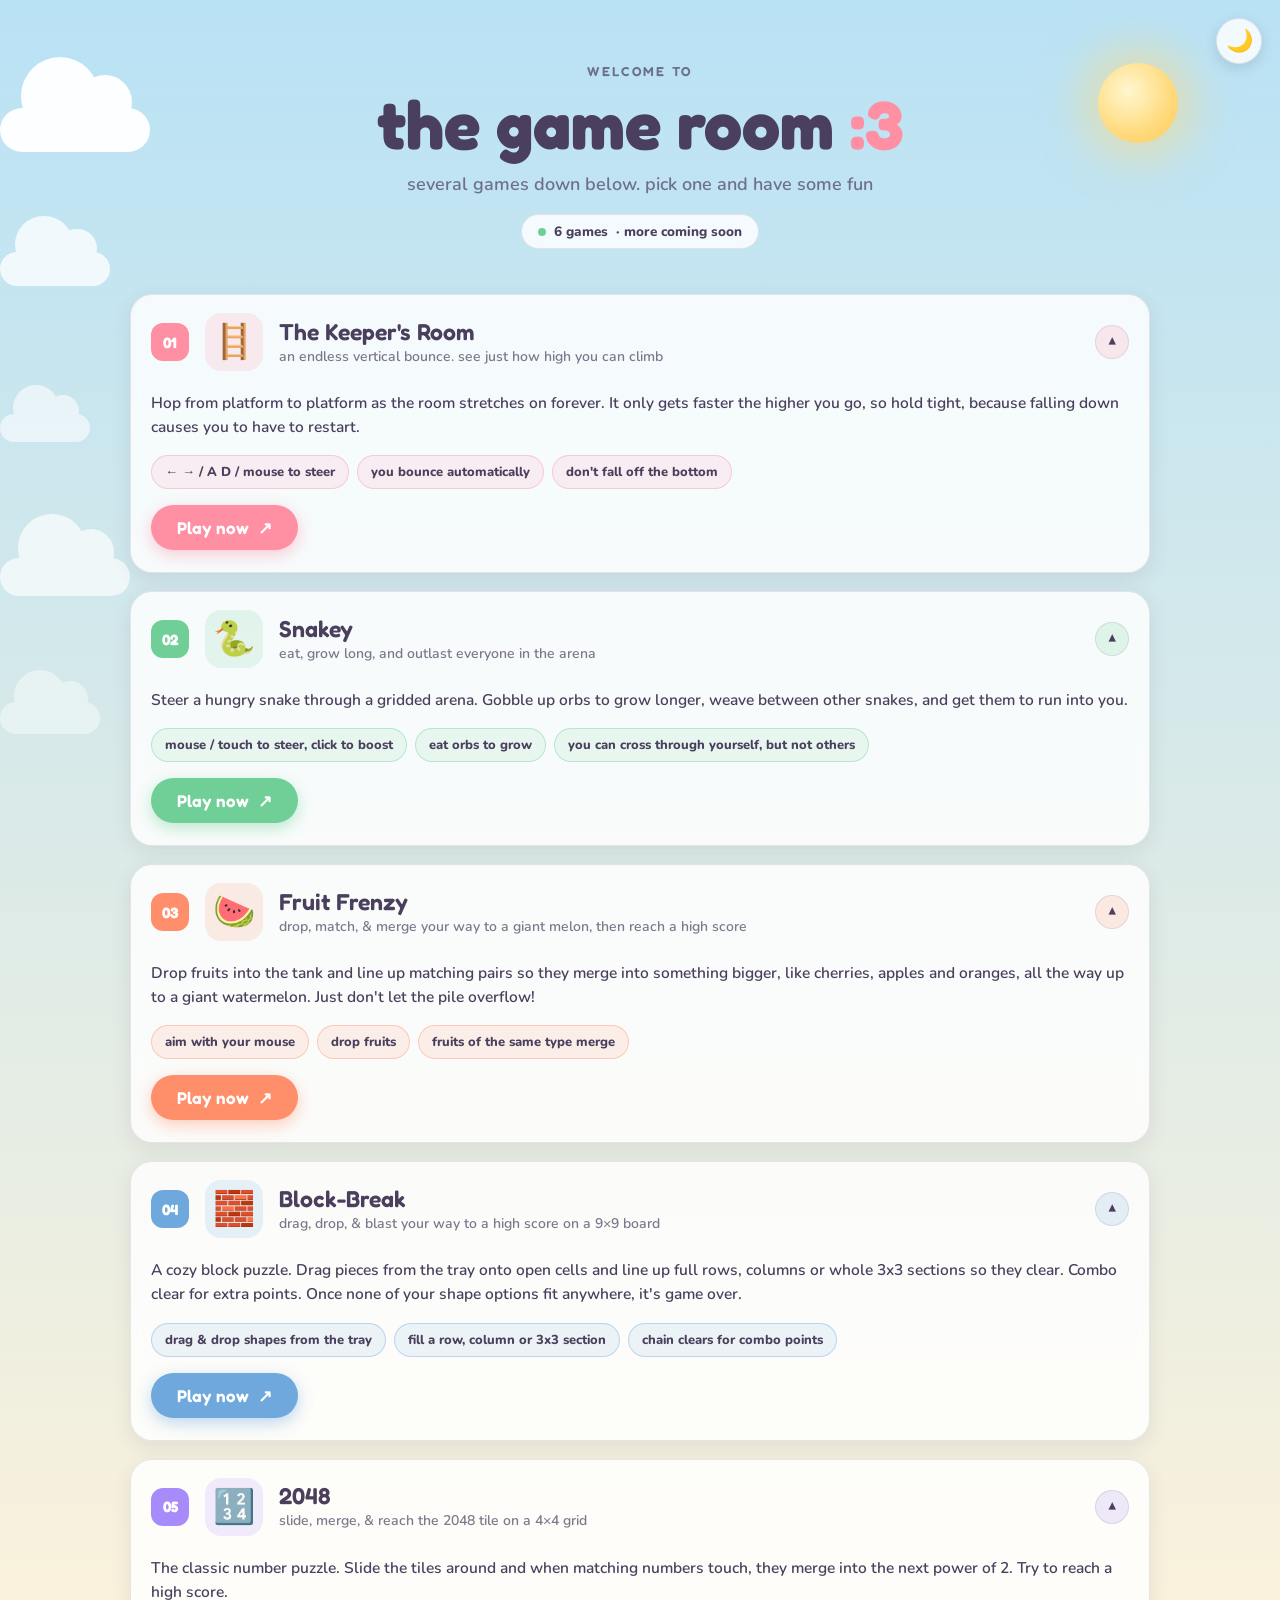
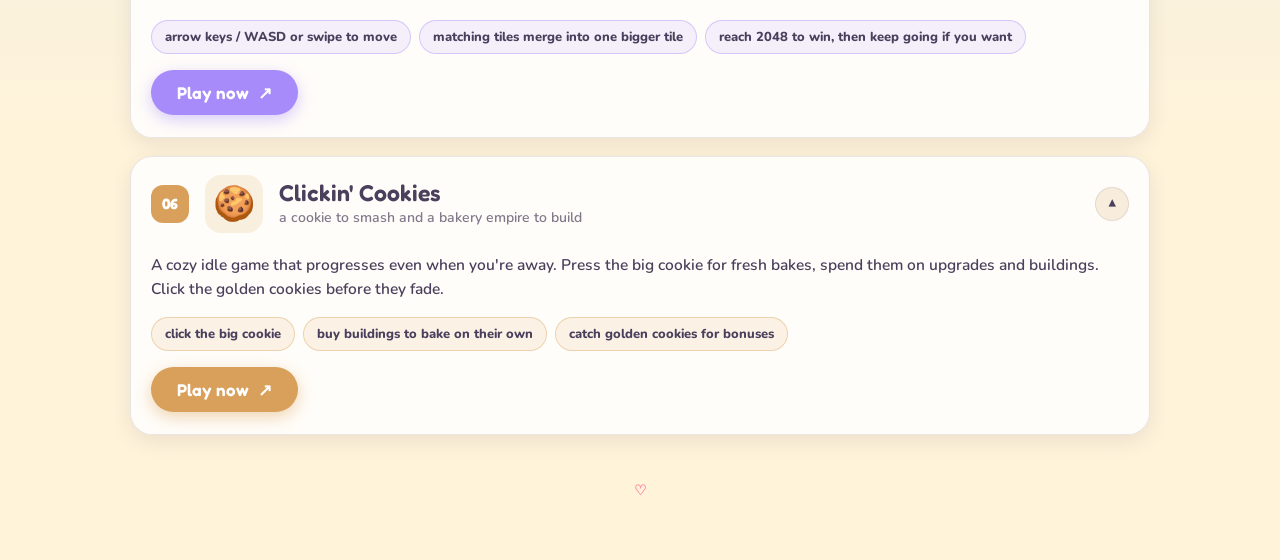
<file: index.html>
<!DOCTYPE html>
<html lang="en">
<head>
<meta charset="UTF-8">
<meta name="viewport" content="width=device-width, initial-scale=1.0">
<title>home ♡ · pick your game</title>
<link rel="icon" href="data:image/svg+xml,<svg xmlns='http://www.w3.org/2000/svg' viewBox='0 0 100 100'><text y='.9em' font-size='90'>🎮</text></svg>">
<link rel="preconnect" href="https://fonts.googleapis.com">
<link rel="preconnect" href="https://fonts.gstatic.com" crossorigin>
<link href="https://fonts.googleapis.com/css2?family=Fredoka:wght@500;600;700&family=Nunito:wght@400;600;800&display=swap" rel="stylesheet">
<style>
/* ============ theme ============ */
:root{
  --sky-day-top:#b9e2f5; --sky-day-bot:#fff3da;
  --sky-night-top:#171e3c; --sky-night-bot:#3a3560;
  --cloud:#ffffff; --cloud-o:.95;
  --ink:#4a3f5c; --ink-soft:rgba(74,63,92,.7);
  --card-bg:rgba(255,255,255,.82);
  --card-line:rgba(74,63,92,.12);
  --coral:#ff8fa3; --butter:#ffd97a;
}
html.night{
  --cloud:#6f6a9e; --cloud-o:.55;
  --ink:#f2eedb; --ink-soft:rgba(242,238,219,.7);
  --card-bg:rgba(30,35,66,.72);
  --card-line:rgba(242,238,219,.14);
}
*{margin:0;padding:0;box-sizing:border-box}
html{scroll-behavior:smooth}
body{
  font-family:'Nunito',sans-serif; color:var(--ink);
  min-height:100vh; overflow-x:hidden;
  background:linear-gradient(var(--sky-day-top),var(--sky-day-bot) 80%);
  transition:color .9s ease;
}
html.night body{background:linear-gradient(var(--sky-night-top),var(--sky-night-bot) 82%)}
button{font:inherit;color:inherit;background:none;border:0;padding:0;cursor:pointer}
:focus-visible{outline:2px dashed var(--coral);outline-offset:4px;border-radius:10px}

/* ============ scenery ============ */
.scene{position:fixed;inset:0;z-index:0;pointer-events:none;overflow:hidden}
#stars{position:absolute;inset:0;opacity:0;transition:opacity 1.6s ease}
html.night #stars{opacity:1}
.star{position:absolute;background:#fff;border-radius:50%;animation:twinkle var(--d,2.4s) ease-in-out infinite alternate}
@keyframes twinkle{from{opacity:.2}to{opacity:1}}

.orb{position:absolute;top:7%;right:8%;width:clamp(52px,8vw,80px);aspect-ratio:1;border-radius:50%;transition:opacity 1.2s ease,transform 1.4s ease}
.sun{background:radial-gradient(circle at 38% 35%,#fff7cf,#ffd97a 62%,#ffc95c);box-shadow:0 0 44px 14px rgba(255,217,122,.55)}
.moon{opacity:0;transform:rotate(-90deg) scale(.6);background:radial-gradient(circle at 36% 32%,#fdfaf0,#dcd8ee 70%);box-shadow:0 0 34px 8px rgba(230,225,255,.3)}
.moon i{position:absolute;background:#c9c3e2;border-radius:50%;opacity:.7}
.moon i:nth-child(1){width:26%;height:26%;left:24%;top:30%}
.moon i:nth-child(2){width:16%;height:16%;left:58%;top:52%}
.moon i:nth-child(3){width:11%;height:11%;left:44%;top:16%}
html.night .sun{opacity:0;transform:rotate(90deg) scale(.6)}
html.night .moon{opacity:1;transform:none}

.cloud{position:absolute;background:var(--cloud);border-radius:40px;transition:background 1.2s,opacity 1.2s;animation:drift linear infinite}
.cloud::before,.cloud::after{content:"";position:absolute;background:inherit;border-radius:50%;transition:background 1.2s,opacity 1.2s}
.cloud::before{width:52%;aspect-ratio:1;left:14%;bottom:38%}
.cloud::after{width:36%;aspect-ratio:1;left:52%;bottom:52%}
.c1{top:12%;width:150px;height:44px;opacity:var(--cloud-o);animation-duration:80s}
.c2{top:28%;width:110px;height:34px;opacity:calc(var(--cloud-o)*.8);animation-duration:110s;animation-delay:-45s}
.c3{top:46%;width:90px;height:28px;opacity:calc(var(--cloud-o)*.6);animation-duration:95s;animation-delay:-70s}
.c4{top:62%;width:130px;height:38px;opacity:calc(var(--cloud-o)*.7);animation-duration:120s;animation-delay:-25s}
.c5{top:78%;width:100px;height:32px;opacity:calc(var(--cloud-o)*.45);animation-duration:145s;animation-delay:-95s}
@keyframes drift{from{transform:translateX(-30vw)}to{transform:translateX(125vw)}}

/* ============ night toggle ============ */
#nightToggle{position:fixed;top:18px;right:18px;z-index:5;width:46px;height:46px;border-radius:50%;
  background:var(--card-bg);border:1.5px solid var(--card-line);font-size:22px;line-height:1;
  box-shadow:0 4px 14px rgba(0,0,0,.12);transition:transform .3s ease}
#nightToggle:hover{transform:rotate(-18deg) scale(1.08)}

/* ============ layout ============ */
.wrap{position:relative;z-index:1;max-width:1060px;margin:0 auto;padding:clamp(40px,7vh,72px) 20px 60px}

header{text-align:center;margin-bottom:clamp(30px,5vh,52px)}
.overline{font-family:'Fredoka',sans-serif;font-weight:600;letter-spacing:.18em;text-transform:uppercase;font-size:13px;color:var(--ink-soft);margin-bottom:10px}
h1{font-family:'Fredoka',sans-serif;font-weight:700;font-size:clamp(42px,7vw,68px);line-height:1.05}
h1 .heart{color:var(--coral)}
.tagline{margin-top:12px;font-size:clamp(15px,2.2vw,18px);font-weight:600;color:var(--ink-soft)}

.count-pill{display:inline-flex;align-items:center;gap:8px;margin-top:18px;padding:7px 16px;border-radius:999px;
  background:var(--card-bg);border:1.5px solid var(--card-line);font-weight:800;font-size:13.5px}
.count-pill .dot{width:8px;height:8px;border-radius:50%;background:#6fcf97;animation:pulse 2s ease-in-out infinite}
@keyframes pulse{0%,100%{transform:scale(1);opacity:1}50%{transform:scale(.6);opacity:.5}}

/* ============ game list (expandable) ============ */
.game-list{display:grid;gap:18px}

.card{background:var(--card-bg);border:1.5px solid var(--card-line);border-radius:22px;overflow:hidden;
  box-shadow:0 6px 20px rgba(74,63,92,.10);backdrop-filter:blur(6px);transition:border-color .25s ease}
.card:hover{border-color:var(--acc)}

.card-head{display:flex;align-items:center;gap:16px;width:100%;text-align:left;padding:18px 20px}
.card-num{font-family:'Fredoka',sans-serif;font-weight:700;font-size:15px;color:#fff;background:var(--acc);
  min-width:38px;height:38px;border-radius:12px;display:grid;place-items:center;padding:0 6px}
.card-icon{font-size:34px;line-height:1;width:58px;height:58px;flex:none;display:grid;place-items:center;
  background:color-mix(in srgb,var(--acc) 16%,transparent);border-radius:16px}
.card-titles{flex:1;min-width:0}
.card-title{font-family:'Fredoka',sans-serif;font-weight:600;font-size:clamp(19px,2.6vw,23px)}
.card-tagline{display:block;font-size:14px;font-weight:600;color:var(--ink-soft);margin-top:2px;line-height:1.35}
.chev{flex:none;width:34px;height:34px;border-radius:50%;display:grid;place-items:center;
  border:1.5px solid var(--card-line);transition:transform .35s ease,background .25s ease;font-size:15px}
.card.open .chev{transform:rotate(180deg);background:color-mix(in srgb,var(--acc) 18%,transparent)}

/* smooth expand/collapse via grid rows */
.card-body{display:grid;grid-template-rows:0fr;transition:grid-template-rows .4s ease}
.card.open .card-body{grid-template-rows:1fr}
.card-inner{overflow:hidden}
.card-content{padding:2px 20px 22px;display:flex;flex-direction:column;gap:16px}

.desc{font-size:15.5px;line-height:1.55;font-weight:600;color:var(--ink)}

.howto{list-style:none;display:flex;flex-wrap:wrap;gap:8px}
.howto li{font-size:13px;font-weight:800;padding:7px 13px;border-radius:999px;
  background:color-mix(in srgb,var(--acc) 12%,transparent);border:1.5px solid color-mix(in srgb,var(--acc) 40%,transparent)}

.play-btn{align-self:flex-start;display:inline-flex;align-items:center;gap:9px;
  font-family:'Fredoka',sans-serif;font-weight:600;font-size:17px;color:#fff;text-decoration:none;
  background:var(--acc);padding:12px 26px;border-radius:999px;box-shadow:0 5px 16px color-mix(in srgb,var(--acc) 45%,transparent);
  transition:transform .2s ease,box-shadow .2s ease}
.play-btn:hover{transform:translateY(-2px) scale(1.03);box-shadow:0 8px 22px color-mix(in srgb,var(--acc) 55%,transparent)}
.play-btn:active{transform:scale(.97)}

footer{text-align:center;margin-top:46px;color:var(--ink-soft);font-size:13.5px;font-weight:700}
footer .heart{color:var(--coral)}
</style>
<script>
/* apply saved night mode before the page paints, so there's no flash */
try { if (localStorage.getItem("game-room-night") === "1") document.documentElement.classList.add("night"); } catch (e) {}
</script>
</head>
<body>

<div class="scene" aria-hidden="true">
  <div id="stars"></div>
  <div class="orb sun"></div>
  <div class="orb moon"><i></i><i></i><i></i></div>
  <div class="cloud c1"></div>
  <div class="cloud c2"></div>
  <div class="cloud c3"></div>
  <div class="cloud c4"></div>
  <div class="cloud c5"></div>
</div>

<button id="nightToggle" aria-label="toggle night mode">🌙</button>

<div class="wrap">
  <header>
    <p class="overline">welcome to</p>
    <h1>the game room<span class="heart"> :3</span></h1>
    <p class="tagline">several games down below. pick one and have some fun</p>
    <div class="count-pill"><span class="dot"></span><span id="gameCount">3 games</span> · more coming soon</div>
  </header>

  <!-- game cards are rendered here from the GAMES list below -->
  <main id="gameList" class="game-list" aria-label="list of games"></main>

  <footer><span class="heart">♡</span></footer>
</div>

<script>
/* ================================================================
   GAMES LIST: to add a new game, just append an object here. 👇
   The page renders cards from this array, so the list grows for free.
   ================================================================ */
const GAMES = [
  {
    num: "01",
    title: "The Keeper's Room",
    tagline: "an endless vertical bounce. see just how high you can climb",
    icon: "🪜",
    accent: "#ff8fa3", // coral pink
    url: "https://hootowlme.github.io/hootGameHub/keeper/index.html",
    desc: "Hop from platform to platform as the room stretches on forever. It only gets faster the higher you go, so hold tight, because falling down causes you to have to restart.",
    howTo: ["← → / A D / mouse to steer", "you bounce automatically", "don't fall off the bottom"]
  },
  {
    num: "02",
    title: "Snakey",
    tagline: "eat, grow long, and outlast everyone in the arena",
    icon: "🐍",
    accent: "#6fcf97", // snake green
    url: "https://hootowlme.github.io/hootGameHub/slither-io/index.html",
    desc: "Steer a hungry snake through a gridded arena. Gobble up orbs to grow longer, weave between other snakes, and get them to run into you.",
    howTo: ["mouse / touch to steer, click to boost", "eat orbs to grow", "you can cross through yourself, but not others"]
  },
  {
    num: "03",
    title: "Fruit Frenzy",
    tagline: "drop, match, & merge your way to a giant melon, then reach a high score",
    icon: "🍉",
    accent: "#ff8f6b", // fruity orange-red
    url: "https://hootowlme.github.io/hootGameHub/suika/index.html",
    desc: "Drop fruits into the tank and line up matching pairs so they merge into something bigger, like cherries, apples and oranges, all the way up to a giant watermelon. Just don't let the pile overflow!",
    howTo: ["aim with your mouse", "drop fruits", "fruits of the same type merge"]
  },
  {
    num: "04",
    title: "Block-Break",
    tagline: "drag, drop, & blast your way to a high score on a 9×9 board",
    icon: "🧱",
    accent: "#6fa8dc", // sky blue
    url: "https://hootowlme.github.io/hootGameHub/block_blast/block-blast.html",
    desc: "A cozy block puzzle. Drag pieces from the tray onto open cells and line up full rows, columns or whole 3x3 sections so they clear. Combo clear for extra points. Once none of your shape options fit anywhere, it's game over.",
    howTo: ["drag & drop shapes from the tray", "fill a row, column or 3x3 section", "chain clears for combo points"]
  },
  {
    num: "05",
    title: "2048",
    tagline: "slide, merge, & reach the 2048 tile on a 4×4 grid",
    icon: "🔢",
    accent: "#a78bfa", // soft violet
    url: "https://hootowlme.github.io/hootGameHub/2048/2048.html",
    desc: "The classic number puzzle. Slide the tiles around and when matching numbers touch, they merge into the next power of 2. Try to reach a high score.",
    howTo: ["arrow keys / WASD or swipe to move", "matching tiles merge into one bigger tile", "reach 2048 to win, then keep going if you want"]
  },
  {
    num: "06",
    title: "Clickin' Cookies",
    tagline: "a cookie to smash and a bakery empire to build",
    icon: "🍪",
    accent: "#d9a05b", // cookie gold
    url: "https://hootowlme.github.io/hootGameHub/clickin'cookies/index.html",
    desc: "A cozy idle game that progresses even when you're away. Press the big cookie for fresh bakes, spend them on upgrades and buildings. Click the golden cookies before they fade.",
    howTo: ["click the big cookie", "buy buildings to bake on their own", "catch golden cookies for bonuses"]
  }
  /* ➕ new game? add another { ... } object here and it appears automatically */
];

/* ============ render cards ============ */
const list = document.getElementById("gameList");

/* remember which cards are open between visits (keyed by game num, so reordering is safe) */
const STATE_KEY = "game-room-open-cards";
let savedState = {};
try { savedState = JSON.parse(localStorage.getItem(STATE_KEY)) || {}; } catch (e) {}
function saveState() {
  try { localStorage.setItem(STATE_KEY, JSON.stringify(savedState)); } catch (e) {}
}

GAMES.forEach((g) => {
  const open = savedState[g.num] !== undefined ? !!savedState[g.num] : true; // no memory yet? all open
  const card = document.createElement("article");
  card.className = "card" + (open ? " open" : "");
  card.style.setProperty("--acc", g.accent);
  card.innerHTML = `
    <button class="card-head" aria-expanded="${open}" aria-controls="body-${g.num}">
      <span class="card-num">${g.num}</span>
      <span class="card-icon" aria-hidden="true">${g.icon}</span>
      <span class="card-titles">
        <span class="card-title">${g.title}</span>
        <span class="card-tagline">${g.tagline}</span>
      </span>
      <span class="chev" aria-hidden="true">▾</span>
    </button>
    <div class="card-body" id="body-${g.num}">
      <div class="card-inner">
        <div class="card-content">
          <p class="desc">${g.desc}</p>
          <ul class="howto">${g.howTo.map(h => `<li>${h}</li>`).join("")}</ul>
          <a class="play-btn" href="${g.url}" target="_blank" rel="noopener">Play now <span aria-hidden="true">↗</span></a>
        </div>
      </div>
    </div>`;

  const head = card.querySelector(".card-head");
  head.addEventListener("click", () => {
    const nowOpen = card.classList.toggle("open");
    head.setAttribute("aria-expanded", nowOpen);
    savedState[g.num] = nowOpen;
    saveState();
  });

  list.appendChild(card);
});

document.getElementById("gameCount").textContent = GAMES.length + (GAMES.length === 1 ? " game" : " games");

/* ============ night mode (remembered) ============ */
const NIGHT_KEY = "game-room-night";
const toggle = document.getElementById("nightToggle");
toggle.textContent = document.documentElement.classList.contains("night") ? "☀️" : "🌙"; // match the saved state applied in <head>
toggle.addEventListener("click", () => {
  const night = document.documentElement.classList.toggle("night");
  toggle.textContent = night ? "☀️" : "🌙";
  try { localStorage.setItem(NIGHT_KEY, night ? "1" : "0"); } catch (e) {}
});

/* ============ stars (night) ============ */
const starsEl = document.getElementById("stars");
for (let i = 0; i < 60; i++) {
  const s = document.createElement("span");
  s.className = "star";
  const size = Math.random() * 2 + 1;
  s.style.cssText = `width:${size}px;height:${size}px;left:${Math.random()*100}%;top:${Math.random()*70}%;--d:${(Math.random()*2+1.5).toFixed(1)}s`;
  starsEl.appendChild(s);
}
</script>
</body>
</html>
</file>
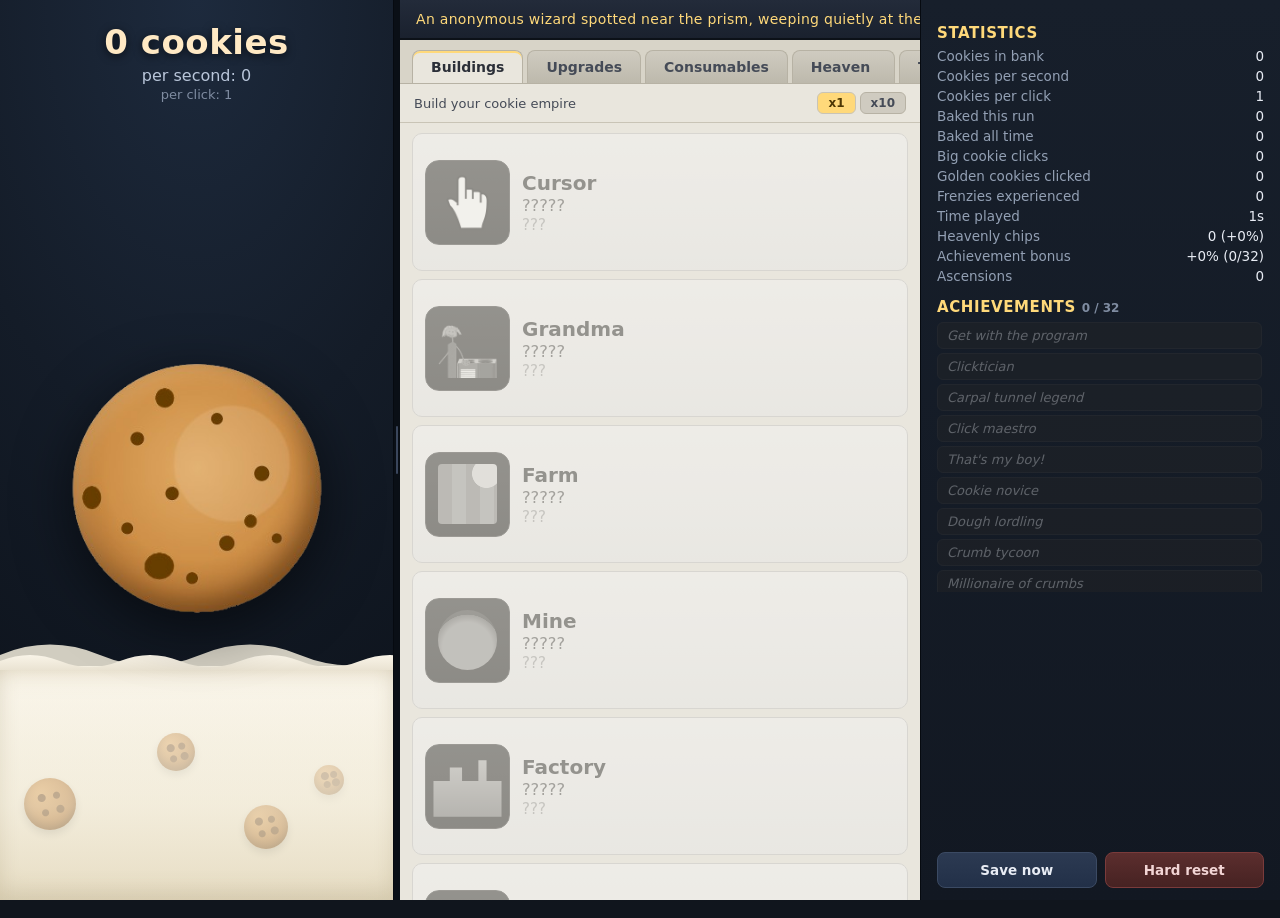
<file: clickin'cookies/index.html>
<!DOCTYPE html>
<html lang="en">
<head>
<meta charset="utf-8">
<!-- maximum-scale/user-scalable: honored by Android & most browsers. Modern
     iOS ignores it (accessibility), so js/ui.js additionally blocks pinch
     gestures in JS — see "Mobile viewport lock" there. -->
<meta name="viewport" content="width=device-width, initial-scale=1, maximum-scale=1, user-scalable=no">
<title>Cookie Clicker — Offline Clone</title>
<link rel="icon" href="data:,">
<link rel="stylesheet" href="css/style.css">
<!-- Custom sprites (user art in assets/) — must load AFTER style.css so its
     overrides win. Remove this line to fall back to the CSS-drawn art. -->
<link rel="stylesheet" href="assets/custom.css">
<script>
  /* Apply the saved color theme BEFORE first paint so a page load never
     flashes the original palette. ui.js re-applies + persists this choice. */
  try {
    var _ccp = JSON.parse(localStorage.getItem('cookieClickerClone.ui.v1') || '{}');
    if (_ccp.theme) document.documentElement.setAttribute('data-theme', _ccp.theme);
  } catch (e) { /* no save yet — original palette */ }
</script>
</head>
<body>
<div id="app">

  <!-- ============ LEFT: the big cookie ============ -->
  <section id="panel-left" aria-label="Cookie area">
    <div id="counter-wrap">
      <h1 id="cookie-count">0 cookies</h1>
      <div id="cps-line">per second: <span id="cps-value">0</span></div>
      <div id="click-power-line">per click: <span id="click-power-value">1</span></div>
    </div>

    <div id="buff-banner" class="hidden">
      <span id="buff-name"></span>
      <span class="bar"><i id="buff-bar"></i></span>
    </div>

    <!-- Milk pool + bobbing cookies (pure-CSS backdrop, see style.css) -->
    <div id="milk" aria-hidden="true">
      <i class="wave wave2"></i>
      <i class="bubble b1"></i><i class="bubble b2"></i><i class="bubble b3"></i><i class="bubble b4"></i>
      <i class="bubble b5"></i><i class="bubble b6"></i><i class="bubble b7"></i><i class="bubble b8"></i>
      <i class="wave"></i>
      <i class="floaty-cookie fc1"></i>
      <i class="floaty-cookie fc2"></i>
      <i class="floaty-cookie fc3"></i>
      <i class="floaty-cookie fc4"></i>
    </div>

    <div id="cookie-zone">
      <button id="big-cookie" type="button" aria-label="Bake a cookie!">
        <span class="cookie-art" aria-hidden="true"></span>
      </button>
      <div id="clicker-army" aria-hidden="true"></div>
      <div id="fx-layer" aria-hidden="true"></div>
    </div>

    <footer id="left-foot">offline clone &middot; progress auto-saves</footer>
  </section>

  <!-- Draggable divider: shrink the store to give the cookie more room -->
  <div id="store-resizer" title="Drag to resize the store"></div>

  <!-- ============ MIDDLE: news + store ============ -->
  <section id="panel-mid" aria-label="Store">
    <header id="news-bar"><span id="news-text">Fresh out of the oven…</span></header>

    <nav id="tabs" role="tablist">
      <button class="tab active" data-tab="buildings" type="button" role="tab">Buildings</button>
      <button class="tab" data-tab="upgrades" type="button" role="tab">Upgrades<span id="upg-badge" class="badge hidden">0</span></button>
      <button class="tab" data-tab="consumables" type="button" role="tab">Consumables</button>
      <button class="tab" data-tab="heaven" type="button" role="tab">Heaven<span id="chip-mini" class="chips-mini"></span></button>
      <button class="tab" data-tab="themes" type="button" role="tab">Themes</button>
    </nav>

    <div id="store-head">
      <span id="store-title">Build your cookie empire</span>
      <div id="buy-qty" aria-label="Buy quantity">
        <button data-qty="1" class="qbtn active" type="button">x1</button>
        <button data-qty="10" class="qbtn" type="button">x10</button>
      </div>
    </div>

    <main id="store-scroll">
      <ul id="building-list"></ul>
      <div id="upgrade-grid" class="hidden"></div>

      <!-- Consumables: temporary power-ups (built by js/ui.js) -->
      <section id="consumable-panel" class="hidden">
        <p id="consumable-note">Read under each item to learn more.</p>
        <ul id="consumable-list"></ul>
      </section>

      <!-- Themes: color palette picker (cards built by js/ui.js) -->
      <section id="theme-panel" class="hidden">
        <p id="theme-note">A look for your cookie empire.</p>
        <div id="theme-grid"></div>
      </section>

      <section id="heaven-panel" class="hidden">
        <div id="ascend-box">
          <h3>Ascension</h3>
          <p id="ascend-desc">Reset your run in exchange for heavenly chips. Each chip permanently boosts all cookie production (base +2% each — upgradeable in the shop below). Achievements and the heavenly shop are kept.</p>
          <p id="ascend-earn"></p>
          <div id="ascend-progress" aria-hidden="true"><i id="ascend-progress-bar"></i></div>
          <p id="next-chip-at" class="muted"></p>
          <p id="ascend-grant" class="hidden"></p>
          <button id="btn-ascend" type="button" disabled>Ascend</button>
        </div>
        <h3>Heavenly shop</h3>
        <ul id="h-upgrade-list"></ul>
      </section>
    </main>
  </section>

  <!-- ============ RIGHT: stats + achievements ============ -->
  <aside id="panel-right" aria-label="Statistics">
    <h2>Statistics</h2>
    <dl id="stats-list"></dl>

    <h2>Achievements <span id="ach-count" class="muted"></span></h2>
    <ul id="achievement-list"></ul>

    <div id="settings-row">
      <button id="btn-save" type="button">Save now</button>
      <button id="btn-reset" type="button" class="danger">Hard reset</button>
    </div>
  </aside>
</div>

<!-- Golden cookie (positioned fixed, spawned by JS) -->
<button id="golden" type="button" class="hidden" aria-label="A golden cookie! Click it fast!"><i class="art golden-art" aria-hidden="true"></i></button>

<div id="toasts" aria-live="polite"></div>
<div id="tooltip" class="hidden" role="tooltip"></div>

<div id="modal" class="hidden">
  <div id="modal-box">
    <h3 id="modal-title"></h3>
    <p id="modal-body"></p>
    <button id="modal-ok" type="button">OK</button>
  </div>
</div>

<script src="js/data.js"></script>
<script src="js/format.js"></script>
<script src="js/game.js"></script>
<script src="js/ui.js"></script>
</body>
</html>
</file>
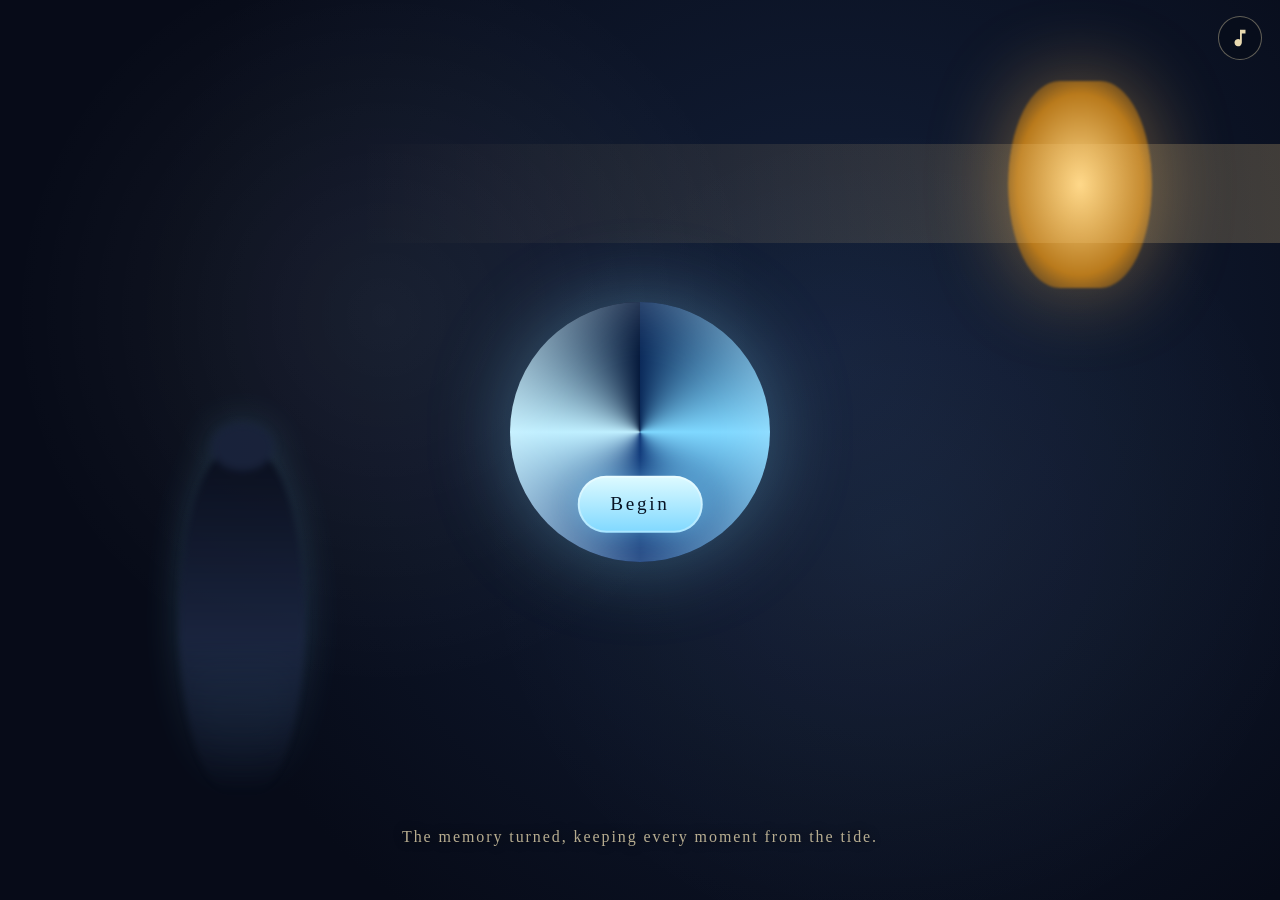
<file: keeper/index.html>
<!DOCTYPE html>
<html lang="en">
<head>
<meta charset="UTF-8">
<meta name="viewport" content="width=device-width, initial-scale=1">
<title>The Keeper’s Room</title>
<style>
body{margin:0;height:100vh;overflow:hidden;background:#070b18;color:#e8d9b0;font:16px Georgia,serif;-webkit-user-select:none;user-select:none;-webkit-touch-callout:none;-webkit-tap-highlight-color:transparent}
.s{position:relative;height:100vh;background:radial-gradient(circle at 65% 40%,#13203a,#070b18 70%)}
.f,.w,.sp,.k,.q{pointer-events:none}
.f{position:absolute;inset:0;background:radial-gradient(circle at 30% 35%,rgba(255,255,255,.06),transparent 35%),radial-gradient(circle at 70% 60%,rgba(180,220,255,.05),transparent 40%);mix-blend-mode:screen}
.w{position:absolute;top:9%;right:10%;width:16vmin;height:23vmin;border-radius:50%/70%;background:radial-gradient(#ffd98a,#b97a1c 62%,transparent);box-shadow:0 0 80px rgba(255,190,90,.4);filter:blur(1px);animation:p 5s alternate infinite}
.b{position:absolute;top:16%;right:0;width:72vw;height:11vh;background:linear-gradient(to left,rgba(255,214,138,.22),transparent);transform-origin:right center;animation:s 8s alternate infinite}
.sp{position:absolute;left:50%;top:48%;width:min(34vmin,260px);aspect-ratio:1;transform:translate(-50%,-50%);border-radius:50%;background:conic-gradient(#0b2a5a,#7fd8ff,#123a7a,#bfefff,#061a3c);box-shadow:0 0 80px rgba(127,216,255,.35),inset 0 0 60px rgba(255,255,255,.25);animation:r 14s linear infinite}
.k{position:absolute;left:14%;bottom:12%;width:14vmin;height:38vmin;background:linear-gradient(#0a0f1e,#1c2742 55%,transparent);border-radius:50%/60%;filter:blur(3px) drop-shadow(0 0 18px rgba(127,216,255,.2));opacity:.9}
.k:before{content:"";position:absolute;top:-8%;left:25%;width:50%;height:14%;border-radius:50%;background:#1a243d;filter:blur(2px)}
.q{position:absolute;bottom:6%;left:50%;transform:translateX(-50%);margin:0;letter-spacing:.12em;opacity:.78;text-shadow:0 0 12px #000}
#g{position:absolute;inset:0;display:none}
#c{position:absolute;inset:0;width:100%;height:100%;touch-action:none}
.h,.t{position:absolute;text-shadow:0 0 14px #000;pointer-events:none}
.h{top:18px;left:24px;letter-spacing:.14em}
.t{bottom:20px;left:50%;transform:translateX(-50%);font-size:.85rem;opacity:.7}

.btn{
  position:absolute;
  left:50%;
  top:56%;
  transform:translate(-50%, -50%);
  padding:.9em 1.7em;
  font:inherit;
  font-size:1.2rem;
  letter-spacing:.14em;
  color:#071324;
  background:linear-gradient(180deg,#dffbff,#7fd8ff);
  border:none;
  border-radius:999px;
  box-shadow:0 0 26px rgba(127,216,255,.48), inset 0 0 0 2px rgba(255,255,255,.35);
  cursor:pointer;
  z-index:10;
}

.btn:hover{
  transform:translate(-50%, -50%) scale(1.04);
}

.btn:active{
  transform:translate(-50%, -50%) scale(.97);
}

.mbtn{
  position:absolute;
  top:16px; right:18px;
  z-index:20;
  width:44px; height:44px;
  border-radius:50%;
  background:rgba(7,11,24,.55);
  color:#e8d9b0;
  border:1px solid rgba(232,217,176,.4);
  cursor:pointer;
  display:flex; align-items:center; justify-content:center;
}
.mbtn:hover{ box-shadow:0 0 18px rgba(232,217,176,.3) }
.mbtn svg{ width:22px; height:22px; display:block }
.coin{opacity:.85;font-size:.92em}
.shop{position:absolute;inset:0;z-index:30;display:none;background:rgba(4,8,16,.8);backdrop-filter:blur(5px)}
.spanel{position:absolute;left:50%;top:50%;transform:translate(-50%,-50%);width:min(92vw,580px);max-height:88vh;overflow-y:auto;background:linear-gradient(180deg,#0e1832,#0a1022 72%);border:1px solid rgba(232,217,176,.4);border-radius:16px;padding:46px 24px 24px;box-shadow:0 0 46px rgba(127,216,255,.2),inset 0 0 34px rgba(0,0,0,.5)}
.spanel h2{margin:.1em 0 .4em;text-align:center;letter-spacing:.18em;font-size:1.25rem;color:#ffd98a;text-shadow:0 0 16px rgba(255,217,138,.35)}
.sline{text-align:center;margin:.2em 0 1em;opacity:.85;line-height:1.5}
.cnum{color:#ffd98a}
.stabs{display:flex;gap:8px;justify-content:center;margin-bottom:14px}
.stab{font:inherit;font-size:.85rem;letter-spacing:.12em;padding:.35em 1.1em;border-radius:999px;background:transparent;color:#e8d9b0;border:1px solid rgba(232,217,176,.4);cursor:pointer}
.stab.on{background:linear-gradient(180deg,#dffbff,#7fd8ff);color:#071324;border-color:transparent;box-shadow:0 0 14px rgba(127,216,255,.4)}
.ur{display:flex;align-items:center;justify-content:space-between;gap:10px;padding:.55em .8em;margin-bottom:.5em;border:1px solid rgba(232,217,176,.22);border-radius:10px;background:rgba(255,255,255,.03)}
.uin{display:flex;flex-direction:column;gap:2px}
.uin span{font-size:.8rem;opacity:.75;font-style:italic}
.pips{color:#ffd98a;letter-spacing:.15em;font-size:.8rem}
.sbuy{font:inherit;font-size:.82rem;padding:.4em .9em;border-radius:999px;border:none;cursor:pointer;background:linear-gradient(180deg,#ffe9b8,#d8a93f);color:#241806;letter-spacing:.06em}
.sbuy:disabled{background:rgba(255,255,255,.12);color:rgba(232,217,176,.45);cursor:default}
.sggrid{display:grid;grid-template-columns:repeat(auto-fill,minmax(98px,1fr));gap:10px}
.scard{display:flex;flex-direction:column;align-items:center;gap:4px;padding:.7em .4em;border-radius:12px;border:1px solid rgba(232,217,176,.22);background:rgba(255,255,255,.03);cursor:pointer;text-align:center}
.scard.eq{border-color:#ffd98a;box-shadow:0 0 14px rgba(255,217,138,.25)}
.sw{width:46px;height:46px;display:block}
.scard b{font-size:.78rem}
.scard span{font-size:.72rem;opacity:.75}
.sgo{position:static;display:block;margin:16px auto 0;transform:none;font-size:1rem;padding:.7em 1.6em}
.sgo:hover{transform:scale(1.04)}
.sgo:active{transform:scale(.97)}
.sshare{display:block;margin:.35em auto .1em;font:inherit;font-size:.72rem;letter-spacing:.14em;padding:.35em 1.3em;border-radius:999px;background:transparent;color:#e8d9b0;border:1px solid rgba(232,217,176,.4);cursor:pointer}
.sshare:hover{box-shadow:0 0 14px rgba(232,217,176,.25)}
.sreset{position:absolute;top:10px;right:12px;font:inherit;font-size:.66rem;letter-spacing:.08em;padding:.35em .85em;border-radius:999px;background:transparent;color:#e8d9b0;border:1px solid rgba(232,217,176,.35);cursor:pointer}
.sreset:hover{box-shadow:0 0 14px rgba(232,217,176,.2)}
.sreset.arm{color:#ff9d8a;border-color:rgba(255,157,138,.75);box-shadow:0 0 14px rgba(255,157,138,.3)}

@keyframes p{from{opacity:.75}to{opacity:1}}
@keyframes s{from{transform:rotate(-6deg)}to{transform:rotate(8deg)}}
@keyframes r{to{transform:translate(-50%,-50%) rotate(360deg)}}
</style>
</head>
<body>
<div class="s" id="scene">
  <div class="f"></div>
  <div class="w"></div>
  <div class="b"></div>
  <div class="sp"></div>
  <div class="k"></div>
  <p class="q">The memory turned, keeping every moment from the tide.</p>

  <button id="musicBtn" class="mbtn" title="Toggle music (M)" aria-label="Toggle background music">
    <svg class="on" viewBox="0 0 24 24"><path d="M12 3v10.55A4 4 0 1 0 14 17V7h4V3h-6z" fill="currentColor"/></svg>
    <svg class="off" viewBox="0 0 24 24" style="display:none"><path d="M12 3v10.55A4 4 0 1 0 14 17V7h4V3h-6z" fill="currentColor"/><line x1="4" y1="21" x2="20" y2="5" stroke="currentColor" stroke-width="2.4" stroke-linecap="round"/></svg>
  </button>

  <button id="startBtn" class="btn">Begin</button>

  <div id="shop" class="shop">
    <div class="spanel">
      <button id="resetUpg" class="sreset">Reset Upgrades</button>
      <h2>THE KEEPER'S SHOP</h2>
      <p class="sline" id="sSum"></p>
      <button id="shareBtn" class="sshare">Share Score</button>
      <div class="stabs">
        <button class="stab on" data-tab="up">Upgrades</button>
        <button class="stab" data-tab="sk">Skins</button>
      </div>
      <div id="tabUp"></div>
      <div id="tabSk" style="display:none"></div>
      <button id="shopGo" class="btn sgo">Climb Again</button>
    </div>
  </div>

  <div id="g">
    <canvas id="c"></canvas>
    <div class="h" id="u"><span id="uD">DEPTH 0</span><span class="coin" id="uC"></span><span id="uB"></span><span id="uR"></span></div>
    <div class="t" id="m">press Enter to begin</div>
  </div>
</div>
<script>
const scene = document.getElementById('scene');
const game = document.getElementById('g');
const c = document.getElementById('c');
const x = c.getContext('2d');
const u = document.getElementById('u');
const m = document.getElementById('m');
const uD = document.getElementById('uD'), uC = document.getElementById('uC'), uB = document.getElementById('uB'),
      uR = document.getElementById('uR');
const startBtn = document.getElementById('startBtn');
const elF = scene.querySelector('.f'), elW = scene.querySelector('.w'), elB = scene.querySelector('.b'),
      elSp = scene.querySelector('.sp'), elK = scene.querySelector('.k'), qEl = scene.querySelector('.q');

// ---------- Audio: Web Audio API, no external files ----------
let AC = null, sfxOut = null, musicVol = null, musicOn = true;
const mBtn = document.getElementById('musicBtn');
const mIcoOn = mBtn.querySelector('.on'), mIcoOff = mBtn.querySelector('.off');

function audioInit() {
  if (!AC) {
    AC = new (window.AudioContext || window.webkitAudioContext)();
    const master = AC.createGain();
    master.gain.value = .85;
    master.connect(AC.destination);

    sfxOut = AC.createGain();
    sfxOut.gain.value = .6;
    sfxOut.connect(master);

    musicVol = AC.createGain();
    musicVol.gain.value = musicOn ? 1 : 0;
    musicVol.connect(master);

    const bus = AC.createGain();
    MUS.bus = bus;
    bus.connect(musicVol);
    const dly = AC.createDelay(1);        // gentle echo for space
    dly.delayTime.value = .42;
    const fb = AC.createGain(), wet = AC.createGain();
    fb.gain.value = .38;
    MUS.fb = fb;                                       // kept for musCut(): breaking the echo loop on restarts
    wet.gain.value = .5;
    bus.connect(dly);
    dly.connect(fb); fb.connect(dly);
    dly.connect(wet); wet.connect(musicVol);
  }
  if (AC.state === 'suspended') AC.resume();
}

const mtof = n => 440 * Math.pow(2, (n - 69) / 12);

function tone(f0, f1, t, dur, type, vol, dest) {
  const o = AC.createOscillator(), g = AC.createGain();
  o.type = type;
  o.frequency.setValueAtTime(Math.max(30, f0), t);
  if (f1 !== f0) o.frequency.exponentialRampToValueAtTime(Math.max(30, f1), t + dur);
  g.gain.setValueAtTime(vol, t);
  g.gain.exponentialRampToValueAtTime(.0008, t + dur);
  o.connect(g);
  g.connect(dest || sfxOut);
  o.start(t);
  o.stop(t + dur + .05);
  if (dest === MUS.bus) trackMusic(o);     // music voices are tracked so musCut() can hard-stop them
}

function sBounce() {
  if (!AC) return;
  const t = AC.currentTime, f = rn(430, 640);
  tone(f * 1.8, f, t, .16, 'sine', .3);
  tone(f * 3.2, f * 1.6, t, .07, 'triangle', .09);
}

function sSpring() {
  if (!AC) return;
  const t = AC.currentTime, f = rn(300, 380);
  tone(f, f * 2.7, t, .32, 'sine', .34);          // rising boing
  tone(f * 1.5, f * 3.6, t + .02, .2, 'triangle', .12);
}

function sSpeed() {
  if (!AC) return;
  const t = AC.currentTime;
  tone(240, 720, t, .5, 'sawtooth', .16);      // rising "everything quickens" sweep
  tone(360, 1080, t + .05, .4, 'triangle', .1);
}

function sShot() {
  if (!AC) return;
  const t = AC.currentTime;
  tone(880, 220, t, .16, 'square', .13);        // short pew
}

function sPower() {
  if (!AC) return;
  const t = AC.currentTime;                     // rising pickup arpeggio
  tone(520, 780, t, .12, 'triangle', .2);
  tone(660, 990, t + .09, .12, 'triangle', .2);
  tone(880, 1320, t + .18, .2, 'sine', .25);
}

function sShield() {
  if (!AC) return;
  const t = AC.currentTime;                     // barrier humming into being
  tone(320, 640, t, .3, 'sine', .18);
  tone(960, 1280, t + .08, .25, 'triangle', .1);
}

function sBlock() {
  if (!AC) return;
  const t = AC.currentTime;                     // bolt meeting the barrier
  tone(1400, 300, t, .18, 'square', .16);       // metallic clink
  tone(220, 90, t + .01, .25, 'sine', .22);     // dull thud
}

function sPop() {
  if (!AC) return;
  const t = AC.currentTime, f = rn(480, 640);   // bubble shelf deflating your boosts
  tone(f * 1.5, f * .35, t, .12, 'sine', .3);
  tone(f * 2.1, f * .7, t + .04, .1, 'triangle', .12);
}

function sGold() {
  if (!AC) return;
  const t = AC.currentTime;                     // gong-like shimmer
  tone(660, 1320, t, .3, 'triangle', .18);
  tone(990, 1980, t + .1, .35, 'sine', .14);
}

function sLose() {
  if (!AC) return;
  const t = AC.currentTime;
  const o = AC.createOscillator(), g = AC.createGain(), flt = AC.createBiquadFilter();
  flt.type = 'lowpass';
  flt.frequency.setValueAtTime(900, t);
  flt.frequency.exponentialRampToValueAtTime(120, t + .8);
  o.type = 'sawtooth';
  o.frequency.setValueAtTime(240, t);
  o.frequency.exponentialRampToValueAtTime(52, t + .8);
  g.gain.setValueAtTime(.3, t);
  g.gain.exponentialRampToValueAtTime(.0008, t + .9);
  o.connect(flt); flt.connect(g); g.connect(sfxOut);
  o.start(t); o.stop(t + 1);
  tone(92, 46, t, .5, 'sine', .3);
}

function sStart() {
  if (!AC) return;
  const t = AC.currentTime;
  tone(660, 660, t, .3, 'sine', .2);
  tone(880, 880, t + .14, .45, 'sine', .18);
}

function sMile() {
  if (!AC) return;
  const t = AC.currentTime;
  tone(988, 988, t, .35, 'sine', .12);
  tone(1319, 1319, t + .12, .4, 'sine', .1);
}

function sTheme() {
  if (!AC) return;
  const t = AC.currentTime;                     // watery swell on entering new waters
  tone(262, 524, t, .8, 'sine', .12);
  tone(392, 784, t + .1, .7, 'triangle', .09);
}

function sCrack() {
  if (!AC) return;
  const t = AC.currentTime;                     // shelf shatters
  tone(300, 90, t, .22, 'square', .2);
  tone(1400, 500, t + .01, .1, 'triangle', .1);
}

// ---------- hints for new shelf types ----------
const HINT = '← → steer · R restart · M music';
const HINTS = {
  move:   'a shelf drifts left & right — time your bounce',
  spring: 'golden shelves fling you higher',
  lift:   'this shelf rises and falls',
  crack:  'that shelf is cracked — it breaks after one bounce',
  bubble: 'bubbly shelves — landing on one pops your boosts'
};
let seen = {}, hintT = 0;
function hint(msg) {
  m.textContent = msg;
  clearTimeout(hintT);
  hintT = setTimeout(() => { if (play) m.textContent = HINT; }, 3400);
}
function noteType(p) {
  if (p.type !== 'normal' && !seen[p.type]) { seen[p.type] = true; hint(HINTS[p.type]); }
}

// stationary ward wisps appear on shelves past depth 1000 and fire bolts at you
function maybeEnemy(p) {
  const d = -p.y / 12;
  if (d < 1000) return;
  let wispP = d > 12000 ? .5 : .25;                              // past depth 12k: double the wisp rate
  if (d > 18000) wispP = Math.min(.92, .5 + Math.floor((d - 18000) / 2000) * .1);   // +10% per 2k past 18k, capped at 92%
  if ((p.type === 'normal' || d > 18000) && Math.random() < wispP) {   // deep down, every shelf can host a wisp
    en.push({ x: p.x + rn(16, p.w - 16), y: p.y - 13, r: 9, st: 'idle', cd: rn(.4, 1.4), ch: 0 });
    if (!seenEn) { seenEn = true; hint('ward wisps fire back — keep climbing'); }
  }
}

// golden power-ups float to the left/right of shelves past depth 1000:
// grabbing one gives +50% bounce height (even on spring pads) for a while
function maybePowerup(p) {
  const d = -p.y / 12;
  if (d >= 1000 && Math.random() < .12 * luckM) {                 // Gilded Luck upgrade
    const side = Math.random() < .5 ? -1 : 1;
    const pxPos = Math.max(14, Math.min(W - 14, side === -1 ? p.x - 38 : p.x + p.w + 38));
    const kind = ['boost', 'shield', 'gold'][(Math.random() * 3) | 0];
    ups.push({ x: pxPos, y: p.y - 20, r: 10, kind });
  }
}

// --- background music: generative ambient loop (progression changes with the depth theme) ---
let EIGHTH = 60 / 74 / 2;
let CHORDS = [
  { t: [57, 60, 64], b: 45 },
  { t: [53, 57, 60], b: 41 },
  { t: [55, 60, 64], b: 48 },
  { t: [55, 59, 62], b: 43 }
];
let PADWAVE = 'triangle', PADVOL = .05, SPARKWAVE = 'sine';
const MUS = { step: 0, next: 0, started: false, bus: null, fb: null, live: [] };   // live: scheduled music voices, hard-stopped on restart

function trackMusic(o) {                   // remember a scheduled music voice so musCut() can stop it mid-song
  MUS.live.push(o);
  o.onended = () => { const i = MUS.live.indexOf(o); if (i >= 0) MUS.live.splice(i, 1); };
}

function pad(notes, t) {
  const dur = EIGHTH * 8;
  for (const n of notes) {
    const o = AC.createOscillator(), g = AC.createGain();
    o.type = PADWAVE;
    o.frequency.value = mtof(n);
    g.gain.setValueAtTime(0, t);
    g.gain.linearRampToValueAtTime(PADVOL, t + 1.2);
    g.gain.setValueAtTime(PADVOL, t + dur - 1.4);
    g.gain.linearRampToValueAtTime(0, t + dur);
    o.connect(g);
    g.connect(MUS.bus);
    o.start(t);
    o.stop(t + dur + .1);
    trackMusic(o);
  }
}

function musStep(step, t) {
  const ch = CHORDS[((step / 8) | 0) % CHORDS.length];
  if (step % 8 === 0) {
    pad(ch.t, t);
    tone(mtof(ch.b), mtof(ch.b), t, EIGHTH * 7.5, 'sine', .1, MUS.bus);
  } else if (step % 2 === 0) {
    const pool = [ch.t[0] + 12, ch.t[1] + 12, ch.t[2] + 12, ch.t[2] + 24];
    const n = pool[(rn(0, 3)) | 0];
    tone(mtof(n), mtof(n), t, .5, SPARKWAVE, .07, MUS.bus);
  }
}

function musTick() {
  if (!AC) return;
  const now = AC.currentTime;
  if (MUS.next < now - .25) MUS.next = now + .08;   // resync after a stall
  while (MUS.next < now + .16) {
    musStep(MUS.step, Math.max(MUS.next, now));
    MUS.step = (MUS.step + 1) % (CHORDS.length * 8);
    MUS.next += EIGHTH;
  }
}
function musCut() {                                    // kill already-scheduled notes + echo tail (R / start mid-song)
  if (!AC || !MUS.bus) return;
  const t = AC.currentTime;
  for (const o of MUS.live) { try { o.stop(); } catch (e) {} }   // hard-stop every pending music voice at its source
  MUS.live.length = 0;
  MUS.bus.gain.cancelScheduledValues(t); MUS.fb.gain.cancelScheduledValues(t);
  MUS.bus.gain.setValueAtTime(MUS.bus.gain.value, t);
  MUS.bus.gain.linearRampToValueAtTime(0, t + .015);   // tiny dip to mask the hard-stop clicks
  MUS.fb.gain.setValueAtTime(0, t);                    // break the feedback loop so the delay line drains dry
  MUS.bus.gain.linearRampToValueAtTime(1, t + .05);    // fresh notes come in clean
  MUS.fb.gain.setTargetAtTime(.38, t + .12, .08);
}
setInterval(musTick, 40);

function setMusic(on) {
  musicOn = on;
  mBtn.classList.toggle('off', !on);
  mIcoOn.style.display = on ? '' : 'none';
  mIcoOff.style.display = on ? 'none' : '';
  if (AC && musicVol) musicVol.gain.setTargetAtTime(on ? 1 : 0, AC.currentTime, .08);
}

mBtn.addEventListener('click', () => { audioInit(); setMusic(!musicOn); mBtn.blur(); });

// ---------- depth themes: every 2000 depth, new waters + a new synth loop ----------
const THEMES = [
  {
    name: 'the Keeper\'s Room',
    q: 'The memory turned, keeping every moment from the tide.',
    s:  'radial-gradient(circle at 65% 40%,#13203a,#070b18 70%)',
    f:  'radial-gradient(circle at 30% 35%,rgba(255,255,255,.06),transparent 35%),radial-gradient(circle at 70% 60%,rgba(180,220,255,.05),transparent 40%)',
    w:  'radial-gradient(#ffd98a,#b97a1c 62%,transparent)', ws: '0 0 80px rgba(255,190,90,.4)',
    b:  'linear-gradient(to left,rgba(255,214,138,.22),transparent)',
    sp: 'conic-gradient(#0b2a5a,#7fd8ff,#123a7a,#bfefff,#061a3c)', ss: '0 0 80px rgba(127,216,255,.35), inset 0 0 60px rgba(255,255,255,.25)',
    k:  'linear-gradient(#0a0f1e,#1c2742 55%,transparent)',
    mus: { tempo: 74, padWave: 'triangle', padVol: .05, sparkWave: 'sine', prog: [
      { t: [57, 60, 64], b: 45 }, { t: [53, 57, 60], b: 41 },
      { t: [55, 60, 64], b: 48 }, { t: [55, 59, 62], b: 43 } ] }
  },
  {
    name: 'the Ember Vault',
    q: 'Embers drift where the old fire slept.',
    s:  'radial-gradient(circle at 65% 40%,#3a1813,#180708 70%)',
    f:  'radial-gradient(circle at 30% 35%,rgba(255,180,120,.07),transparent 35%),radial-gradient(circle at 70% 60%,rgba(255,140,90,.05),transparent 40%)',
    w:  'radial-gradient(#ffb36b,#a83c14 62%,transparent)', ws: '0 0 80px rgba(255,120,60,.5)',
    b:  'linear-gradient(to left,rgba(255,150,80,.25),transparent)',
    sp: 'conic-gradient(#5a0b14,#ff9d5c,#7a1230,#ffd2a8,#3c060f)', ss: '0 0 80px rgba(255,140,80,.4), inset 0 0 60px rgba(255,255,255,.2)',
    k:  'linear-gradient(#1e0a0a,#42271c 55%,transparent)',
    mus: { tempo: 84, padWave: 'sawtooth', padVol: .036, sparkWave: 'triangle', prog: [
      { t: [56, 60, 63], b: 37 }, { t: [57, 60, 64], b: 45 },
      { t: [52, 56, 59], b: 40 }, { t: [55, 59, 62], b: 47 } ] }
  },
  {
    name: 'the Neon Tide',
    q: 'A neon tide rolls through the silent vaults.',
    s:  'radial-gradient(circle at 65% 40%,#241340,#0b0718 70%)',
    f:  'radial-gradient(circle at 30% 35%,rgba(200,150,255,.07),transparent 35%),radial-gradient(circle at 70% 60%,rgba(120,220,255,.05),transparent 40%)',
    w:  'radial-gradient(#c9a2ff,#5c1ca8 62%,transparent)', ws: '0 0 80px rgba(170,110,255,.5)',
    b:  'linear-gradient(to left,rgba(180,140,255,.24),transparent)',
    sp: 'conic-gradient(#1a0b3c,#ff6bd6,#30127a,#9db8ff,#0f0630)', ss: '0 0 80px rgba(255,107,214,.35), inset 0 0 60px rgba(255,255,255,.2)',
    k:  'linear-gradient(#120a1e,#271c42 55%,transparent)',
    mus: { tempo: 92, padWave: 'square', padVol: .026, sparkWave: 'triangle', prog: [
      { t: [54, 57, 61], b: 42 }, { t: [50, 54, 58], b: 38 },
      { t: [57, 60, 64], b: 45 }, { t: [52, 56, 59], b: 40 } ] }
  },
  {
    name: 'the Verdant Deep',
    q: 'Green light breathes in the drowned garden.',
    s:  'radial-gradient(circle at 65% 40%,#12352b,#071812 70%)',
    f:  'radial-gradient(circle at 30% 35%,rgba(160,255,200,.06),transparent 35%),radial-gradient(circle at 70% 60%,rgba(120,255,180,.05),transparent 40%)',
    w:  'radial-gradient(#9dffc9,#1ca85c 62%,transparent)', ws: '0 0 80px rgba(110,255,180,.4)',
    b:  'linear-gradient(to left,rgba(140,255,190,.2),transparent)',
    sp: 'conic-gradient(#0b3a24,#6bffcf,#127a4a,#c8ffe6,#06301f)', ss: '0 0 80px rgba(107,255,207,.35), inset 0 0 60px rgba(255,255,255,.2)',
    k:  'linear-gradient(#0a1e14,#1c4229 55%,transparent)',
    mus: { tempo: 78, padWave: 'triangle', padVol: .05, sparkWave: 'sine', prog: [
      { t: [50, 53, 57], b: 38 }, { t: [46, 50, 53], b: 34 },
      { t: [53, 57, 60], b: 41 }, { t: [48, 52, 55], b: 36 } ] }
  },
  {
    name: 'the Gilded Halls',
    q: 'Gilt remembrances, polished by patient light.',
    s:  'radial-gradient(circle at 65% 40%,#3a2c10,#181007 70%)',
    f:  'radial-gradient(circle at 30% 35%,rgba(255,230,160,.07),transparent 35%),radial-gradient(circle at 70% 60%,rgba(255,210,120,.05),transparent 40%)',
    w:  'radial-gradient(#ffe9a8,#c8951f 62%,transparent)', ws: '0 0 80px rgba(255,215,110,.5)',
    b:  'linear-gradient(to left,rgba(255,224,150,.24),transparent)',
    sp: 'conic-gradient(#3c2a08,#ffd97a,#7a5c12,#fff2c8,#241806)', ss: '0 0 80px rgba(255,215,120,.4), inset 0 0 60px rgba(255,255,255,.25)',
    k:  'linear-gradient(#1a1206,#423318 55%,transparent)',
    mus: { tempo: 70, padWave: 'sine', padVol: .05, sparkWave: 'triangle', prog: [
      { t: [50, 54, 58], b: 38 }, { t: [55, 59, 62], b: 43 },
      { t: [57, 60, 64], b: 45 }, { t: [53, 57, 60], b: 41 } ] }
  },
  {
    name: 'the Frostbound Keep',
    q: 'The cold keeps what the fire surrendered.',
    s:  'radial-gradient(circle at 65% 40%,#22303e,#0b1118 70%)',
    f:  'radial-gradient(circle at 30% 35%,rgba(210,240,255,.06),transparent 35%),radial-gradient(circle at 70% 60%,rgba(190,225,255,.05),transparent 40%)',
    w:  'radial-gradient(#eaf6ff,#7fa8c8 62%,transparent)', ws: '0 0 80px rgba(200,235,255,.45)',
    b:  'linear-gradient(to left,rgba(210,240,255,.2),transparent)',
    sp: 'conic-gradient(#16222e,#cfe8f7,#2a3d4e,#ffffff,#0e161e)', ss: '0 0 80px rgba(200,235,255,.35), inset 0 0 60px rgba(255,255,255,.3)',
    k:  'linear-gradient(#0c141c,#2a3d4e 55%,transparent)',
    mus: { tempo: 64, padWave: 'triangle', padVol: .038, sparkWave: 'sine', prog: [
      { t: [57, 60, 64], b: 33 }, { t: [53, 57, 60], b: 41 },
      { t: [55, 59, 62], b: 38 }, { t: [50, 53, 57], b: 38 } ] }
  },
  {
    name: 'the Ashen Hollow',
    q: 'What burned is kept as dust, and the dust endures.',
    s:  'radial-gradient(circle at 65% 40%,#232327,#0b0b0e 70%)',
    f:  'radial-gradient(circle at 30% 35%,rgba(255,255,255,.06),transparent 35%),radial-gradient(circle at 70% 60%,rgba(220,220,230,.04),transparent 40%)',
    w:  'radial-gradient(#f2f2f5,#8a8a94 62%,transparent)', ws: '0 0 80px rgba(230,230,240,.35)',
    b:  'linear-gradient(to left,rgba(235,235,245,.16),transparent)',
    sp: 'conic-gradient(#17171b,#d8d8e0,#2c2c33,#ffffff,#101013)', ss: '0 0 80px rgba(230,230,240,.3), inset 0 0 60px rgba(255,255,255,.22)',
    k:  'linear-gradient(#0d0d10,#2c2c33 55%,transparent)',
    mus: { tempo: 58, padWave: 'sine', padVol: .04, sparkWave: 'sine', prog: [
      { t: [52, 56, 59], b: 40 }, { t: [57, 60, 64], b: 45 },
      { t: [55, 58, 62], b: 36 }, { t: [50, 53, 57], b: 38 } ] }
  }
];
let thmIdx = -1, curTheme = THEMES[0];

// ---------- generative scenes: past the last hand-crafted theme, every new depth band invents a fresh one ----------
function mulberry32(a) {
  return function () {
    a |= 0; a = a + 0x6D2B79F5 | 0;
    let t = Math.imul(a ^ a >>> 15, 1 | a);
    t = t + Math.imul(t ^ t >>> 7, 61 | t) ^ t;
    return ((t ^ t >>> 14) >>> 0) / 4294967296;
  };
}
let runSeed = (Math.random() * 1e9) | 0;   // each run walks a fresh sequence of generative scenes
const genCache = {};
const GEN_A = ['Vantablack','Hollow','Singing','Drowned','Fractured','Whispering','Molten','Sleeping','Prismatic','Feral','Ancient','Unlit'];
const GEN_N = ['Shallows','Cathedral','Trench','Lattice','Reef','Meridian','Undercroft','Atrium','Basin','Vaults','Gardens','Choir'];
const GEN_Q = [
  'What sinks here is kept, not lost.',
  'The tide forgets what the light remembers.',
  'Older than the surface, patient as salt.',
  'The deep keeps its own ledger of small lights.',
  'No map was drawn where this room begins.',
  'Every stratum is a year the water refused to name.'
];
function genTheme(n) {   // n = tier index; stable within a run, fresh each run
  const rnd = mulberry32((runSeed + Math.imul(n, 0x9E3779B1)) | 0);
  const h = (rnd() * 360) | 0, h2 = (h + 40 + ((rnd() * 80) | 0)) % 360;
  const sat = 45 + ((rnd() * 30) | 0);
  const waves = [['sine', .048], ['triangle', .044], ['sawtooth', .034], ['square', .026]];
  const [pw, pv] = waves[(rnd() * 4) | 0];
  const base = 36 + ((rnd() * 12) | 0);                    // bass root C2–B2, chords an octave up (matches hand-crafted register)
  const sc = rnd() < .5 ? [0, 3, 5, 7, 10] : [0, 2, 4, 7, 9];   // minor / major pentatonic
  const degs = [0, 2, 3, (rnd() < .5 ? 4 : 1)];
  return {
    name: 'the ' + GEN_A[(rnd() * GEN_A.length) | 0] + ' ' + GEN_N[(rnd() * GEN_N.length) | 0],
    q: GEN_Q[(rnd() * GEN_Q.length) | 0], gen: true,
    s: `radial-gradient(circle at ${55 + ((rnd() * 20) | 0)}% ${32 + ((rnd() * 16) | 0)}%,hsl(${h} ${sat}% 16%),hsl(${h} ${Math.min(90, sat + 8)}% 5%) 70%)`,
    f: `radial-gradient(circle at 30% 35%,hsla(${h},90%,80%,.06),transparent 35%),radial-gradient(circle at 70% 60%,hsla(${h2},85%,75%,.05),transparent 40%)`,
    w: `radial-gradient(hsl(${h2} 85% 78%),hsl(${h2} 88% 44%) 62%,transparent)`,
    ws: `0 0 80px hsla(${h2},90%,65%,.45)`,
    b: `linear-gradient(to left,hsla(${h},75%,72%,.2),transparent)`,
    sp: `conic-gradient(hsl(${h} ${sat}% 12%),hsl(${h2} 85% 68%),hsl(${(h + 180) % 360} ${sat}% 40%),hsl(${h2} 70% 85%),hsl(${h} ${Math.min(90, sat + 10)}% 7%))`,
    ss: `0 0 80px hsla(${h2},90%,70%,.35), inset 0 0 60px rgba(255,255,255,.22)`,
    k: `linear-gradient(hsl(${h} ${sat}% 6%),hsl(${h} ${Math.max(15, sat - 10)}% 24%) 55%,transparent)`,
    mus: { tempo: 58 + ((rnd() * 38) | 0), padWave: pw, padVol: pv, sparkWave: rnd() < .5 ? 'sine' : 'triangle', prog: degs.map(d => ({ t: [0, 1, 2].map(i => base + 12 + sc[(d + i) % 5]), b: base + sc[d] })) }
  };
}
function themeAt(i) {
  if (i < THEMES.length) return THEMES[i];
  const key = runSeed + ':' + i;
  if (!genCache[key]) genCache[key] = genTheme(i);
  return genCache[key];
}

function setThm(i) {
  const T = themeAt(i);                 // hand-crafted scenes up front, generative strata forever after
  thmIdx = i;
  curTheme = T;
  scene.style.background = T.s;
  elF.style.background = T.f;
  elW.style.background = T.w; elW.style.boxShadow = T.ws;
  elB.style.background = T.b;
  elSp.style.background = T.sp; elSp.style.boxShadow = T.ss;
  elK.style.background = T.k;
  qEl.textContent = T.q;
  EIGHTH = 60 / T.mus.tempo / 2;
  CHORDS = T.mus.prog;
  PADWAVE = T.mus.padWave; PADVOL = T.mus.padVol; SPARKWAVE = T.mus.sparkWave;
  MUS.step = 0;
}

let W, H, play = false, cam = 0, best = 0, nextY = 0, last = 0, px = null, L = false, R = false, mile = 0, gt = 0;
let upB = 1, grvM = 1, accM = 1, calmM = 1;   // upgrade multipliers, applied at the start of each climb
let magnetR = 0, mendIv = 0, luckM = 1;       // Keeper's Magnet / Ward Mending / Gilded Luck
const P = { x: 0, y: 0, vx: 0, vy: 0, r: 14 };
let pl = [], pt = [], en = [], bj = [], ups = [], spawnX = 0, spdMile = 0, seenEn = false, boost = 0, seenUp = false,
    shld = 0, goldT = 0, seenShld = false, seenGold = false, revives = 0, invuln = 0;
let fl = [], flyT = 3, seenFly = false, mendT = 0, camRate = 0;   // deep drifters (depth 6k+) + Ward Mending timer + smoothed climb speed
let shldCap = 1, goldDurM = 1, runStart = 0;                      // Aegis Plating / Golden Tide / Deep Descent

// Fairer tuning:
// - stronger bounce
// - slightly lower gravity
// - wider platforms
// - smaller vertical gaps
const G = 1300;
const B = -700;
const SB = -1150;   // "spring" shelves launch much higher than a normal bounce
const BSPD = 230;    // base enemy bolt speed; scales with depth to a 2x cap
const ECHARGE = 1.5; // seconds an enemy charges before firing
const ERANGE = 430;  // range in which enemies engage you
const DRIFT_BASE = 160, DRIFT_FRAC = .85;   // drifter rise = base + 85% of your climb rate: they follow behind
const DRIFT_LINGER = 6;                     // guaranteed seconds on-screen before a drifter may be culled for falling behind
const BOOST_DUR = 10;   // seconds of high bounce after grabbing a power-up
const GOLD_DUR = 5;     // seconds all shelves turn golden (spring bounces)
const BMULT = Math.sqrt(1.5); // velocity multiplier that yields exactly +50% bounce height (h ∝ v²)
const A = 3200;
const MV = 420;
const PW = 130;
const PH = 14;

const GAP_MIN = 66;
const GAP_MAX = 92;
const REACH = 175;
const TERMINAL = 920;

// ---------- shop: spend depth coins on upgrades & skins (persists via localStorage) ----------
const SKEY = 'keepersRoomShop_v1';
let S = (() => {
  const base = { coins: 0, up: { bounce: 0, feather: 0, keen: 0, ward: 0, lens: 0, magnet: 0, luck: 0, calm: 0, revive: 0 }, skins: ['classic'], skin: 'classic' };
  try {
    const j = JSON.parse(localStorage.getItem(SKEY));
    if (j && typeof j === 'object') {
      base.coins = Math.max(0, j.coins | 0);
      Object.assign(base.up, j.up || {});
      if (Array.isArray(j.skins) && j.skins.length) base.skins = j.skins;
      if (j.skin && base.skins.includes(j.skin)) base.skin = j.skin;
    }
  } catch (e) { /* no persistence available */ }
  return base;
})();
function saveShop() { try { localStorage.setItem(SKEY, JSON.stringify(S)); } catch (e) {} }

// ---------- persistent high score (tracked across runs, shared from the shop) ----------
const HKEY = 'keepersRoomHi_v1';
let hi = 0;
try { const _h = parseInt(localStorage.getItem(HKEY), 10); if (isFinite(_h) && _h > 0) hi = _h; } catch (e) {}
function saveHi() { try { localStorage.setItem(HKEY, String(hi)); } catch (e) {} }

// ---------- low-power mode: ?low=1 forces it; auto-engages on devices that can't hold ~30fps ----------
let lowMode = /[?&]low=1/.test(location.search);
let frameEMA = 0, slowFrames = 0;

const UPG = [
  { id: 'bounce',  name: 'Higher Bounce',  desc: '+8% bounce power per level',              base: 140, mul: 2.4, max: 6 },
  { id: 'feather', name: 'Featherfall',    desc: '-4.5% gravity — floatier climbs',         base: 190, mul: 2.4, max: 8 },
  { id: 'keen',    name: 'Keen Senses',    desc: '+6% speed & steering per level',          base: 150, mul: 1.6, max: 10 },
  { id: 'ward',    name: 'Warding Sigil',  desc: 'rank 1 starts you shielded · ranks 2–4 recharge it mid-climb, faster each rank', base: 900, mul: 3, max: 4 },
  { id: 'lens',    name: 'Depth Lenses',   desc: '+25% depth coins per level',              base: 250, mul: 2.4, max: 4 },
  { id: 'magnet',  name: "Keeper's Magnet",desc: 'pulls nearby power-ups toward you',       base: 1000, mul: 4.4, max: 3 },
  { id: 'luck',    name: 'Gilded Luck',    desc: '+50% power-up spawn odds per level',      base: 2500, mul: 2.6, max: 4 },
  { id: 'calm',    name: 'Tide Calmer',    desc: 'enemy bolts fly 7% slower per level',     base: 750, mul: 2.2, max: 7 },
  { id: 'depth',   name: 'Deep Descent',   desc: 'start at 200, 1000, 2000, 6000, 16000 depth', base: 500, mul: 2.9, max: 5 },
  { id: 'goldx',   name: 'Golden Tide',    desc: '+10% golden-shelf duration per level',     base: 1700, mul: 2.1, max: 4 },
  { id: 'aegis',   name: 'Aegis Plating',  desc: 'your shield holds +1 more pellet — up to 3 pellets total', base: 6000, mul: 3, max: 2 },
  { id: 'revive',  name: 'Second Wind',    desc: 'one revive per climb — rise again where you fell', base: 20000, mul: 1, max: 1 }
];

// sanitize stale saves: if an upgrade's max was lowered (or a new one added),
// clamp saved levels so old localStorage can never break the shop or grant free over-max perks
for (const u of UPG) {
  const v = S.up[u.id];
  if (typeof v !== 'number' || !isFinite(v)) S.up[u.id] = 0;
  else S.up[u.id] = Math.max(0, Math.min(u.max, Math.floor(v)));
}
// old saves: Ward Mending levels fold into Warding Sigil's recharge ranks (ranks 2–4)
if ((S.up.mend | 0) > 0) { S.up.ward = Math.min(4, (S.up.ward >= 1 ? 1 : 0) + Math.min(3, S.up.mend | 0)); delete S.up.mend; }

const SKINS = [
  { id:'classic',   name:'Classic Keeper',  cost:0,    c:['#fff','#9fdcff','#23569e'] },
  { id:'mint',      name:'Verdant Mint',    cost:250,  c:['#f2fff7','#8df0b4','#1c8a4c'] },
  { id:'amethyst',  name:'Amethyst',        cost:250,  c:['#fdf3ff','#d9a6ff','#6b2bb5'] },
  { id:'aqua',      name:'Aqua Glass',      cost:300,  c:['#f0fffc','#7fe8dc','#177e77'] },
  { id:'golden',    name:'Gilded Sun',      cost:400,  c:['#fffbe8','#ffd97a','#b97a1c'] },
  { id:'frost',     name:'Frostbound',      cost:400,  c:['#ffffff','#dceeff','#6fa0c8'] },
  { id:'ember',     name:'Ember Heart',     cost:500,  c:['#fff3e0','#ffab5e','#c23b12'] },
  { id:'magenta',   name:'Neon Bloom',      cost:500,  c:['#fff0f7','#ff8ad5','#c21e86'] },
  { id:'strawberry',name:'Strawberry',      cost:600,  type:'strawberry' },
  { id:'obsidian',  name:'Obsidian',        cost:600,  c:['#e8ecff','#8b93b8','#171a26'] },
  { id:'melon',     name:'Watermelon',      cost:800,  type:'melon' },
  { id:'galaxy',    name:'Galaxy Drift',    cost:900,  type:'galaxy' },
  { id:'stripes',   name:'Rainbow Stripes', cost:1200, type:'stripes' },
  { id:'rainbow',   name:'Prism',           cost:1500, type:'rainbow' },
  // ---- extended collection (each with its own renderer) ----
  { id:'marble',    name:'River Marble',    cost:1600, type:'marble',    glow:'#cdd9ec' },
  { id:'moon',      name:'Pale Moon',       cost:1700, type:'moon',      glow:'#e8edf5' },
  { id:'honey',     name:'Amber Honey',     cost:1800, type:'honey',     glow:'#ffc93e' },
  { id:'candy',     name:'Candy Swirl',     cost:1900, type:'candy',     glow:'#ff9ec7' },
  { id:'checker',   name:'Checker Shell',   cost:2000, type:'checker',   glow:'#f2f4fa' },
  { id:'pumpkin',   name:'Harvest Pumpkin', cost:2150, type:'pumpkin',   glow:'#ff9d3e' },
  { id:'bullseye',  name:'Bullseye',        cost:2300, type:'bullseye',  glow:'#ff5a68' },
  { id:'plaid',     name:'Tartan Plaid',    cost:2450, type:'plaid',     glow:'#d97b6c' },
  { id:'sunset',    name:'Dusk Sunset',     cost:2600, type:'sunset',    glow:'#ff8a4e' },
  { id:'slime',     name:'Toxic Slime',     cost:2750, type:'slime',     glow:'#9fe84a' },
  { id:'aurora',    name:'Aurora Veil',     cost:2900, type:'aurora',    glow:'#7dfce8' },
  { id:'circuit',   name:'Circuit Core',    cost:3100, type:'circuit',   glow:'#5ad1ff' },
  { id:'magma',     name:'Magma Fissure',   cost:3400, type:'magma',     glow:'#ff7a2e' },
  // ---- legendary animated collection (each with its own live renderer) ----
  { id:'flare',     name:'Solar Flare',     cost:5000,  type:'flare',     glow:'#ffb84d' },
  { id:'eclipse',   name:'Eclipse',         cost:6500,  type:'eclipse',   glow:'#ffe9c4' },
  { id:'gear',      name:'Clockwork Gild',  cost:8000,  type:'gear',      glow:'#ffcf6e' },
  { id:'wraith',    name:'Phantom Wisp',    cost:10000, type:'wraith',    glow:'#b8ffd9' },
  { id:'storm',     name:'Tempest Core',    cost:12500, type:'storm',     glow:'#7adfff' },
  { id:'pulse',     name:'Abyss Pulse',     cost:16000, type:'pulse',     glow:'#8f7dff' }
];
const ROYGBIV = ['#ff4d4d','#ffa23e','#ffd93e','#5ad17b','#4d8dff','#6a5af0','#a35aff'];
const GALST = Array.from({ length: 9 }, (_, i) => ({ a: i * 2.399, d: .15 + ((i * 37) % 56) / 100, s: .05 + ((i * 29) % 7) / 100 }));
const skNow = () => SKINS.find(s => s.id === S.skin) || SKINS[0];

// skins that must render live (never frozen into a cached sprite): they animate in-game and in the shop
const ANIM_TYPES = new Set(['rainbow', 'galaxy', 'flare', 'eclipse', 'gear', 'wraith', 'storm', 'pulse']);
function skinAnimated(sk) { return ANIM_TYPES.has(sk.type); }

function rs() {
  W = c.width = scene.clientWidth;
  H = c.height = scene.clientHeight;
}
addEventListener('resize', rs);
rs();

const rn = (a, b) => a + Math.random() * (b - a);

// ---------- progressive difficulty: everything scales with depth (-y / 12) ----------
function diffFor(y) {
  const d = Math.max(0, -y / 12);
  return {
    gapMin: GAP_MIN + Math.min(46, d * .55),               // gaps widen
    gapMax: GAP_MAX + Math.min(70, d * .85),
    pw:     Math.max(74, PW - Math.min(58, (d - 1) * .1)), // shelves narrow slowly now
    moveP:  Math.min(.34, Math.max(0, (d - 5) / 36)),      // drifting shelves from depth ~5
    liftP:  Math.min(.10, Math.max(0, (d - 48) / 90)),     // rising/falling shelves, deep down
    springP:d < 2 ? 0 : Math.min(.14, .05 + d * .0015),    // high-bounce shelves
    crackP: d < 500 ? 0 : Math.min(.18, .06 + (d - 500) * .0002), // fragile shelves deep down
    bubbleP:d < 6000 ? 0 : Math.min(.20, .08 + (d - 6000) * .00002), // boost-popping shelves past depth 6k
  };
}

function planType(y) {
  const d = diffFor(y);
  const r = Math.random();
  if (r < d.springP) return 'spring';
  if (r < d.springP + d.moveP + d.liftP)
    return Math.random() < d.liftP / (d.moveP + d.liftP || 1) ? 'lift' : 'move';
  if (r < d.springP + d.moveP + d.liftP + d.crackP) return 'crack';
  if (d.bubbleP > 0 && r < d.springP + d.moveP + d.liftP + d.crackP + d.bubbleP) return 'bubble';
  return 'normal';
}

function pf(x, y, type) {
  const t = type || 'normal';
  const d = diffFor(y);
  let w = d.pw;
  if (t === 'spring') w *= .78;                            // boost shelves are narrower
  const col = {
    normal: `hsl(${rn(190, 215)} 70% 62%)`,
    move:   `hsl(${rn(158, 184)} 72% 56%)`,
    lift:   `hsl(${rn(272, 300)} 72% 64%)`,
    spring: `hsl(${rn(40, 52)} 96% 62%)`,
    crack:  `hsl(${rn(208, 228)} 30% 52%)`,
    bubble: `hsla(${rn(352, 368).toFixed(0)} 85% 60% / .92)`   // red (was light blue) — boost-popping shelves
  }[t];

  let cks = null, bubs = null;
  if (t === 'crack') {                            // fissure lines so it reads at a glance
    cks = [];
    for (let i = 0; i < 3; i++) {
      const pts = [], cxp = rn(12, w - 12);
      for (let s2 = 0; s2 <= 4; s2++) pts.push([cxp + rn(-7, 7), (s2 / 4) * PH]);
      cks.push(pts);
    }
  } else if (t === 'bubble') {
    bubs = [];                                     // foamy dots baked into the shelf's glow sprite
    const nb = Math.max(3, Math.min(7, Math.round(w / 26)));
    for (let i = 0; i < nb; i++)
      bubs.push([rn(8, w - 8), rn(3.5, PH - 3.5), rn(1.6, 3.4)]);
  }

  const p = {
    x: x - w / 2, y, w, h: PH, c: col, type: t,
    baseX: x - w / 2, baseY: y,
    range: 0, vrange: 0, speed: 0, phase: rn(0, Math.PI * 2),
    prevX: x - w / 2, prevY: y, dx: 0, dy: 0,
    cks, bubs
  };
  if (t === 'move') { p.range = rn(45, 105); p.speed = rn(.9, 1.7); }
  if (t === 'lift') { p.vrange = rn(26, 48); p.speed = rn(1.1, 1.9); }
  return p;
}

function burst(a, b, n, col) {
  for (let i = 0; i < n; i++) {
    const t = rn(0, 7), v = rn(50, 240);
    pt.push({ x: a, y: b, vx: Math.cos(t) * v, vy: Math.sin(t) * v - 80, l: rn(.3, .7), m: .7, r: rn(1.5, 4), c: col });
  }
}

// tiny triangle glyph (dir: 0 up · 1 right · -1 left · 2 down)
function tri(tx, ty, dir) {
  const s = 4;
  x.beginPath();
  if (dir === 0)      { x.moveTo(tx, ty); x.lineTo(tx - s, ty + s * 1.7); x.lineTo(tx + s, ty + s * 1.7); }
  else if (dir === 2) { x.moveTo(tx, ty); x.lineTo(tx - s, ty - s * 1.7); x.lineTo(tx + s, ty - s * 1.7); }
  else if (dir > 0)   { x.moveTo(tx, ty); x.lineTo(tx - s * 1.7, ty - s); x.lineTo(tx - s * 1.7, ty + s); }
  else                { x.moveTo(tx, ty); x.lineTo(tx + s * 1.7, ty - s); x.lineTo(tx + s * 1.7, ty + s); }
  x.closePath();
  x.fill();
}

function nextPlatform(y) {
  const margin = 26;
  const minX = PW / 2 + margin;
  const maxX = W - PW / 2 - margin;

  if (maxX <= minX) {
    spawnX = W / 2;
    return pf(W / 2, y);
  }

  // Keep each new platform horizontally reachable from the previous one.
  let maxOff = Math.min(REACH, Math.max(70, (maxX - minX) / 2));
  const type = planType(y);
  if (type === 'move') maxOff -= 55;                        // reserve room for its travel

  let nx = spawnX + rn(-Math.max(40, maxOff), Math.max(40, maxOff));
  nx = Math.max(minX, Math.min(maxX, nx));

  spawnX = nx;
  const p = pf(nx, y, type);
  if (type === 'move')                                      // keep drifting shelves on screen
    p.range = Math.max(30, Math.min(p.range, p.baseX - margin, W - margin - p.baseX - p.w));
  return p;
}

function start() {
  P.x = W / 2;

  const dStart = [0, 200, 1000, 2000, 6000, 16000][S.up.depth || 0];   // Deep Descent rank: start deeper
  cam = -dStart * 12; best = dStart; mile = Math.floor(dStart / 500); gt = 0; runStart = dStart;

  const firstY = H * .78;
  P.y = cam + firstY - P.r;
  P.vx = 0;
  P.vy = B;
  runSeed = (Math.random() * 1e9) | 0; for (const k in genCache) delete genCache[k];   // fresh generative strata each climb
  setThm(Math.floor(best / 2000));                              // start the scene at your starting depth's stratum
  seen = {};
  spawnX = W / 2;
  pl = [pf(W / 2, cam + firstY)];
  pt = [];
  en = []; bj = []; ups = [];
  boost = 0; seenUp = false;
  shldCap = 1 + S.up.aegis;                             // Aegis Plating: shield holds up to 3 pellets
  shld = S.up.ward > 0 ? shldCap : 0; goldT = 0; seenShld = false; seenGold = false;      // Warding Sigil rank 1: start with a full-charge shield
  revives = S.up.revive; invuln = 0;
  spdMile = 0; seenEn = false;
  upB = 1 + .08 * S.up.bounce;     // Higher Bounce
  grvM = 1 - .045 * S.up.feather;  // Featherfall
  accM = 1 + .06 * S.up.keen;      // Keen Senses
  magnetR = 70 * S.up.magnet;                          // Keeper's Magnet: pull radius for power-ups
  mendIv = S.up.ward >= 2 ? 31 - 5 * S.up.ward : 0; mendT = 0;   // Warding Sigil ranks 2–4: +1 shield every 21/16/11s
  luckM = 1 + .5 * S.up.luck;                          // Gilded Luck: power-up spawn odds
  calmM = 1 - .07 * S.up.calm;                         // Tide Calmer: slows enemy bolts
  goldDurM = 1 + .1 * S.up.goldx;                       // Golden Tide: +10% golden-shelf duration per rank
  fl = []; flyT = rn(2.5, 5); seenFly = false; camRate = 0;   // deep drifters (depth 6k+)
  nextY = cam + firstY;

  while (nextY > cam - H) {
    const dd = diffFor(nextY);
    nextY -= rn(dd.gapMin, dd.gapMax);
    const p = nextPlatform(nextY);
    pl.push(p);
    noteType(p);
    maybeEnemy(p);
    maybePowerup(p);
  }

  play = true;
  px = null;
  game.style.display = 'block';
  shopEl.style.display = 'none';
  startBtn.style.display = 'none';
  startBtn.blur();

  skCur = skNow();
  lastBest = -1;
  uD.textContent = 'DEPTH 0';
  uC.textContent = ' ◈ ' + S.coins.toLocaleString();
  uB.textContent = hi > 0 ? ' · BEST ' + hi.toLocaleString() : '';
  uR.textContent = revives > 0 ? ' · ✚' + revives : '';   // Second Wind: one revive left
  m.textContent = HINT;

  audioInit();
  musCut();                                            // silence the tail of the previous progression before the new one starts
  MUS.started = true; MUS.next = AC.currentTime + .12; // first new note lands after the musCut dip recovers — clean downbeat
  sStart();
}

function end() {
  if (revives > 0) {                                       // Second Wind: rise again where you fell
    revives--; uR.textContent = '';
    bj.length = 0;                                         // clear the field so the second chance is fair
    let host = null;
    for (const p of pl) if (p.y > cam + 40 && p.y < cam + H * .8 && (!host || p.y < host.y)) host = p;
    if (host) { P.x = host.x + host.w / 2; P.y = host.y - P.r; }   // land on the highest shelf in view
    else { P.x = W / 2; P.y = cam + H * .38; }
    P.vx = 0; P.vy = B * .9;
    shld = Math.max(shld, shldCap);                        // arrive protected — full charges with Aegis Plating
    invuln = 2.5;                                          // brief grace while the field settles
    burst(P.x, P.y, 24, '#bfefff');
    sPower();
    hint('second wind — you refuse to sink' + (revives > 0 ? ' (' + revives + ' left)' : ''));
    return;
  }
  play = false;
  burst(P.x, P.y, 36, '#ffcf7a');
  sLose();

  // depth becomes spendable coins (Depth Lenses add a bonus); Deep Descent only pays for depth climbed this run
  const netDepth = Math.max(0, best - runStart);
  lastEarned = Math.max(1, Math.round(netDepth * (1 + .25 * S.up.lens)));
  S.coins += lastEarned;
  saveShop();

  if (best > hi) { hi = best; newBest = true; saveHi(); } else newBest = false;   // keep the all-time high score

  uD.textContent = 'LOST — DEPTH ' + best;
  uC.textContent = '';
  uB.textContent = '';
  m.textContent = 'the tide keeps what you remember';
  startBtn.style.display = 'none';
  renderShop();
  shopEl.style.display = 'block';
}

// speed multiplier grows with depth: +16% per 500-depth tier until depth 3000
// (+80%), then keeps growing uncapped at a gentler +4% per tier forever
function spdFor(d) {
  const t = d / 500;
  return t <= 6 ? 1 + Math.min(.8, t * .16) : 1.8 + (t - 6) * .04;
}

function up(dt) {
  if (!play) return;

  gt += dt;
  if (boost > 0) boost = Math.max(0, boost - dt);
  if (goldT > 0) goldT = Math.max(0, goldT - dt);
  if (invuln > 0) invuln = Math.max(0, invuln - dt);
  if (mendIv > 0 && shld < shldCap) {                              // Ward Mending: shield recharges over time
    mendT += dt;
    if (mendT >= mendIv) { mendT = 0; shld++; burst(P.x, P.y, 14, '#7fd8ff'); sShield(); }
  }

  for (const p of pl) {                                    // animate special shelves
    const ox = p.x, oy = p.y;
    if (p.type === 'move') p.x = p.baseX + Math.sin(gt * p.speed + p.phase) * p.range;
    else if (p.type === 'lift') p.y = p.baseY + Math.sin(gt * p.speed + p.phase) * p.vrange;
    p.prevX = ox; p.prevY = oy; p.dx = p.x - ox; p.dy = p.y - oy;
  }

  // every 500 depth everything gets faster (+16% per tier to depth 3000,
  // then a slower +4% per tier that never stops)
  const tier = Math.floor(best / 500);
  if (tier > spdMile) { spdMile = tier; hint('the tide quickens'); sSpeed(); }
  const sp = spdFor(best);

  const py = P.y;
  const ac = A * accM;                                  // Keen Senses upgrade
  let ax = (L ? -ac * sp : 0) + (R ? ac * sp : 0);

  if (px != null) {
    ax += Math.max(-ac * sp, Math.min(ac * sp, (px - P.x) * 18));
  }

  // frame-rate-independent damping: identical feel at 60/144/240 Hz
  P.vx = Math.max(-MV * accM, Math.min(MV * accM, (P.vx + ax * dt) * Math.pow(.92, dt * 60)));
  P.x += P.vx * dt;

  if (P.x < -P.r) P.x = W + P.r;
  if (P.x > W + P.r) P.x = -P.r;

  P.vy += G * grvM * sp * dt;
  P.vy = Math.min(P.vy, TERMINAL * sp);
  P.y += P.vy * dt;

  const t = H * .42;
  const cBef = cam;
  if (P.y < cam + t) cam += P.y - (cam + t);
  camRate += ((cBef - cam) / dt - camRate) * Math.min(1, dt * 2.5);   // smoothed upward climb speed (px/s)

  best = Math.max(best, Math.floor(-cam / 12));
  if (best !== lastBest) { lastBest = best; uD.textContent = 'DEPTH ' + best; }   // textContent beats per-frame innerHTML
  if (Math.floor(best / 500) > mile) { mile = Math.floor(best / 500); sMile(); }   // ta-ding every 500 depth

  // every 2000 depth the waters — and the music — shift to a new theme
  const ti = Math.floor(best / 2000);   // no wrap: past the last crafted scene, tiers keep generating
  if (ti !== thmIdx) { setThm(ti); sTheme(); hint('the waters shift: ' + curTheme.name); }

  while (nextY > cam - H * 1.3) {
    const dd = diffFor(nextY);
    nextY -= rn(dd.gapMin, dd.gapMax);
    const p = nextPlatform(nextY);
    pl.push(p);
    noteType(p);
    maybeEnemy(p);
    maybePowerup(p);
  }

  pl = pl.filter(p => p.y - cam < H + 220);

  // --- ward wisps: stationary turrets that fire bolts at you past depth 1000 ---
  const deepMul = best > 16000 ? 2 : 1;   // past 16k: double the charge rate AND bolt speed
  for (let i = en.length - 1; i >= 0; i--) {
    const e = en[i];
    if (e.y - cam > H + 140) { en.splice(i, 1); continue; }

    const dx2 = P.x - e.x, dy2 = P.y - e.y;
    const dist = Math.hypot(dx2, dy2);

    if (e.st === 'idle') {
      e.cd -= dt;
      if (e.cd <= 0 && dist < ERANGE) e.st = 'charge';
    } else if ((e.ch += dt * deepMul / ECHARGE) >= 1) {
      e.st = 'idle'; e.cd = rn(1.4, 2.6); e.ch = 0;
      const a = Math.atan2(dy2, dx2);
      let bspd = Math.min(BSPD * 2, BSPD + (-e.y / 12 - 1000) * .1); // bolts quicken to a 2x cap
      bspd *= deepMul * calmM;                                       // past 16k: x2 again · Tide Calmer slows them
      bj.push({ x: e.x, y: e.y - 4, vx: Math.cos(a) * bspd, vy: Math.sin(a) * bspd, r: 5 });
      sShot();
    }
  }

  // --- deep drifters: past depth 6k, hunters rise from below and follow your climb.
  // Rise = fixed base + 85% of your current climb rate, so they reliably trail behind you;
  // only an extreme vertical burst outpaces them long enough to escape. Contact is lethal (or shielded). ---
  if (best > 6000) {
    flyT -= dt;
    if (flyT <= 0) {
      flyT = Math.max(1.7, 5.2 - (best - 6000) * .0001);   // the deeper you go, the more of them
      fl.push({ x: rn(30, W - 30), y: cam + H + 60, r: 10, cd: rn(1.2, 2.4), t0: gt });
      if (!seenFly) { seenFly = true; hint('a drifter rises up behind you — it follows your climb and spits bolts'); }
    }
  }
  for (let i = fl.length - 1; i >= 0; i--) {
    const f = fl[i];
    const rise = DRIFT_BASE + DRIFT_FRAC * camRate;            // set base climb + most of your vertical speed: they follow behind
    f.y -= rise * dt;
    const want = Math.max(-135 * dt, Math.min(135 * dt, (P.x - f.x) * 1.15 * dt));  // limited homing: escapable
    f.x += want;
    if (f.y < cam - 120 || (gt - f.t0 > DRIFT_LINGER && f.y > cam + H + 280)) { fl.splice(i, 1); continue; }   // guaranteed 6s on-screen before it can fall behind
    f.cd -= dt * deepMul;                                   // past 16k they fire twice as fast too
    const fdist = Math.hypot(f.x - P.x, f.y - P.y);
    if (f.cd <= 0 && fdist < ERANGE) {                      // drifters spit aimed pellets like the ward wisps
      f.cd = rn(1.4, 2.6);
      const a = Math.atan2(P.y - f.y, P.x - f.x);
      let bspd = Math.min(BSPD * 2, BSPD + (-f.y / 12 - 1000) * .1);   // same depth scaling as turret bolts
      bspd *= deepMul * calmM;                               // past 16k: x2 again · Tide Calmer slows them
      bj.push({ x: f.x, y: f.y, vx: Math.cos(a) * bspd, vy: Math.sin(a) * bspd, r: 5 });
      sShot();
    }
    if (invuln <= 0 && Math.hypot(f.x - P.x, f.y - P.y) <= f.r + P.r) {
      if (shld > 0) { shld--; fl.splice(i, 1); burst(P.x, P.y, 20, '#7fd8ff'); sBlock(); hint(shld > 0 ? 'the shield holds — it breaks the drifter (' + shld + ' left)' : 'the shield shattered the drifter'); }
      else { end(); if (!play) break; }   // run over: stop so a second contact can't pay out again
    }
  }
  if (!play) return;   // died to a drifter this frame — shop is up, stop simulating

  for (let i = bj.length - 1; i >= 0; i--) {
    const b = bj[i];
    if (!b) continue;   // Second Wind clears the bolt list mid-iteration on a revive
    b.x += b.vx * dt; b.y += b.vy * dt;
    const sy = b.y - cam;
    if (sy < -80 || sy > H + 90 || b.x < -50 || b.x > W + 50) { bj.splice(i, 1); continue; }
    if (invuln <= 0 && Math.hypot(b.x - P.x, b.y - P.y) <= b.r + P.r) {
      if (shld > 0) {                                 // the shield eats one pellet per charge
        shld--;
        bj.splice(i, 1);
        burst(P.x, P.y, 20, '#7fd8ff');
        sBlock();
        hint(shld > 0 ? 'the shield holds — ' + shld + ' left' : 'the shield shattered');
      } else { end(); if (!play) break; }   // run over: stop so a second pellet can't pay out again
    }
  }

  // --- golden power-ups: high bounce for a while ---
  for (let i = ups.length - 1; i >= 0; i--) {
    const k = ups[i];
    if (k.y - cam > H + 80) { ups.splice(i, 1); continue; }
    if (magnetR > 0) {                                       // Keeper's Magnet: pull power-ups in
      const mdx = P.x - k.x, mdy = P.y - k.y;
      const mdist = Math.hypot(mdx, mdy);
      if (mdist < magnetR && mdist > 1) { const pull = 3.4 * dt; k.x += mdx * pull; k.y += mdy * pull; }
    }
    if (Math.hypot(k.x - P.x, k.y - P.y) <= k.r + P.r) {
      ups.splice(i, 1);
      if (k.kind === 'shield') {
        shld = shldCap;                                // a shield grant is always fully charged (Aegis Plating widens the capacity)
        burst(k.x, k.y, 18, '#7fd8ff');
        sShield();
        if (!seenShld) { seenShld = true; hint('shield — blocks ' + shldCap + ' wisp bolt' + (shldCap > 1 ? 's' : '')); }
      } else if (k.kind === 'gold') {
        goldT = GOLD_DUR * goldDurM;                  // Golden Tide extends the golden rain
        burst(k.x, k.y, 20, '#ffd27a');
        sGold();
        if (!seenGold) { seenGold = true; hint('golden shelves — everything bounces higher for ' + Math.round(goldT) + 's'); }
      } else {
        boost = BOOST_DUR;
        burst(k.x, k.y, 18, '#ffd98a');
        sPower();
        if (!seenUp) { seenUp = true; hint('high bounce — 10s of extra height'); }
      }
    }
  }

  if (P.vy > 0) {
    for (let pi = 0; pi < pl.length; pi++) {
      const p = pl[pi];
      const sy = p.y - cam;
      if (sy < -40 || sy > H + 40) continue;

      const prevBottom = py + P.r;
      const newBottom = P.y + P.r;

      const topRef = Math.min(p.y, p.prevY);   // handles shelves that move vertically
      if (
        P.x + P.r > p.x &&
        P.x - P.r < p.x + p.w &&
        prevBottom <= topRef + 10 &&
        newBottom >= p.y
      ) {
        P.y = p.y - P.r;
        const springy = p.type === 'spring' || goldT > 0;   // golden shelves launch like springs
        P.vy = (springy ? SB : B) * sp * (boost > 0 ? BMULT : 1) * upB;
        if (p.dx) P.x += p.dx;                 // carried by a drifting shelf
        burst(P.x, p.y, springy ? 16 : 10, springy ? '#ffd98a' : '#9fe8ff');
        if (springy) sSpring(); else sBounce();
        if (p.type === 'crack') {              // it shatters after this one bounce
          pl.splice(pi, 1);
          burst(P.x, p.y + PH / 2, 14, '#8fa3c8');
          sCrack();
        }
        if (p.type === 'bubble' && (boost > 0 || goldT > 0)) {   // bubble shelves pop your power-ups
          boost = 0; goldT = 0;
          burst(P.x, p.y - 4, 16, '#bffcff');
          sPop();
        }
        break;
      }
    }
  }

  for (const q of pt) {
    q.vy += G * .22 * dt;
    q.x += q.vx * dt;
    q.y += q.vy * dt;
    q.l -= dt;
  }
  pt = pt.filter(q => q.l > 0);

  if (play && P.y - cam > H + 70) end();
}

// ---------- player skins ----------
function skinGlow(sk) { return sk.glow || (sk.c ? sk.c[1] : '#bfefff'); }

// detailed skin renderer — used both in-game and for the shop previews
function skinDraw(c, sk, bx, by, r, T) {
  if (T === undefined) T = gt;
  if (sk.type === 'stripes') {                          // static ROYGBIV bands clipped to the ball
    c.save();
    c.beginPath(); c.arc(bx, by, r * 1.02, 0, 7); c.clip();
    const bw = (r * 2) / ROYGBIV.length;
    for (let i = 0; i < ROYGBIV.length; i++) {
      c.fillStyle = ROYGBIV[i];
      c.fillRect(bx - r + i * bw, by - r, bw + .8, r * 2);
    }
    const hg = c.createRadialGradient(bx - r * .35, by - r * .4, 1, bx, by, r * 1.2);
    hg.addColorStop(0, 'rgba(255,255,255,.7)');
    hg.addColorStop(.4, 'rgba(255,255,255,.16)');
    hg.addColorStop(1, 'rgba(255,255,255,0)');
    c.fillStyle = hg;
    c.fillRect(bx - r, by - r, r * 2, r * 2);
    c.restore();
    return;
  }
  if (sk.type === 'rainbow') {                          // cycles through all ROYGBIV colors
    const h = Math.round((T * 100) % 360);
    c.shadowColor = `hsl(${h} 90% 62%)`;
    const g4 = c.createRadialGradient(bx, by - r * .35, 1, bx, by, r * 1.02);
    g4.addColorStop(0, '#fff');
    g4.addColorStop(.5, `hsl(${h} 88% 72%)`);
    g4.addColorStop(1, `hsl(${h} 85% 46%)`);
    c.fillStyle = g4;
    c.beginPath(); c.arc(bx, by, r * 1.02, 0, 7); c.fill();
    return;
  }
  if (sk.type === 'strawberry') {                       // suika-style berry: red body, seeds, leaf
    const g1 = c.createRadialGradient(bx - r * .3, by - r * .4, 1, bx, by, r * 1.05);
    g1.addColorStop(0, '#ffd9de'); g1.addColorStop(.45, '#ff6b81'); g1.addColorStop(1, '#c81e3f');
    c.fillStyle = g1;
    c.beginPath(); c.arc(bx, by, r * 1.02, 0, 7); c.fill();
    c.shadowBlur = 0;
    c.fillStyle = 'rgba(255,236,150,.95)';              // seeds
    for (const [sx, sy] of [[-.42,-.18],[.34,-.34],[.55,.1],[-.12,.42],[-.58,.28],[.1,-.02],[.42,.44]]) {
      c.beginPath();
      c.ellipse(bx + sx * r, by + sy * r * .9, r * .075, r * .11, sx * 1.5, 0, 7);
      c.fill();
    }
    c.fillStyle = '#2f9e4d';                            // leaf + stem
    c.beginPath(); c.ellipse(bx - r * .32, by - r * .98, r * .4, r * .15, -.6, 0, 7); c.fill();
    c.beginPath(); c.ellipse(bx + r * .32, by - r * .98, r * .4, r * .15, .6, 0, 7); c.fill();
    c.fillStyle = '#1e7a37';
    c.fillRect(bx - r * .05, by - r * 1.28, r * .1, r * .3);
    return;
  }
  if (sk.type === 'melon') {                            // suika-style watermelon: green rind, pink flesh
    const gR = c.createRadialGradient(bx, by - r * .3, 1, bx, by, r * 1.05);
    gR.addColorStop(0, '#d9f7c8'); gR.addColorStop(.62, '#4cbf63'); gR.addColorStop(1, '#1e6b33');
    c.fillStyle = gR;
    c.beginPath(); c.arc(bx, by, r * 1.02, 0, 7); c.fill();
    c.shadowBlur = 0;
    const gI = c.createRadialGradient(bx - r * .25, by - r * .3, 1, bx, by, r * .72);
    gI.addColorStop(0, '#fff'); gI.addColorStop(.45, '#ff9db1'); gI.addColorStop(1, '#ef4d68');
    c.fillStyle = gI;
    c.beginPath(); c.arc(bx, by, r * .7, 0, 7); c.fill();
    c.fillStyle = 'rgba(40,20,30,.85)';                 // seeds
    for (const [sx, sy] of [[-.3,-.15],[.3,-.2],[-.1,.3],[.25,.28],[-.35,.25]]) {
      c.beginPath(); c.ellipse(bx + sx * r, by + sy * r, r * .06, r * .09, sx * 2, 0, 7); c.fill();
    }
    return;
  }
  if (sk.type === 'galaxy') {                           // deep orb with twinkling stars
    const g5 = c.createRadialGradient(bx - r * .3, by - r * .4, 1, bx, by, r * 1.05);
    g5.addColorStop(0, '#fff'); g5.addColorStop(.45, '#c3b2ff'); g5.addColorStop(1, '#241a5e');
    c.fillStyle = g5;
    c.beginPath(); c.arc(bx, by, r * 1.02, 0, 7); c.fill();
    c.shadowBlur = 0;
    for (let i = 0; i < GALST.length; i++) {
      const st = GALST[i];
      c.globalAlpha = .45 + .4 * Math.sin(T * 2.2 + i * 1.7);
      c.fillStyle = '#fff';
      c.beginPath();
      c.arc(bx + Math.cos(st.a) * st.d * r, by + Math.sin(st.a) * st.d * r, r * st.s, 0, 7);
      c.fill();
    }
    c.globalAlpha = 1;
    return;
  }
  if (sk.type === 'marble') {                               // polished stone with flowing grey veins
    const gm = c.createRadialGradient(bx - r * .3, by - r * .4, 1, bx, by, r * 1.05);
    gm.addColorStop(0, '#ffffff'); gm.addColorStop(.6, '#dfe5ef'); gm.addColorStop(1, '#8f9cb5');
    c.fillStyle = gm; c.beginPath(); c.arc(bx, by, r * 1.02, 0, 7); c.fill();
    c.shadowBlur = 0;
    c.save(); c.beginPath(); c.arc(bx, by, r * .98, 0, 7); c.clip();
    c.strokeStyle = 'rgba(96,110,145,.5)'; c.lineWidth = r * .12; c.lineCap = 'round';
    c.beginPath(); c.moveTo(bx - r, by - r * .2); c.quadraticCurveTo(bx - r * .3, by + r * .35, bx + r * .1, by - r * .15); c.quadraticCurveTo(bx + r * .45, by - r * .5, bx + r, by - r * .05); c.stroke();
    c.strokeStyle = 'rgba(120,132,165,.4)'; c.lineWidth = r * .08;
    c.beginPath(); c.moveTo(bx - r * .7, by + r * .6); c.quadraticCurveTo(bx - r * .1, by + r * .25, bx + r * .5, by + r * .55); c.stroke();
    c.restore(); return;
  }
  if (sk.type === 'moon') {                                 // pale cratered orb
    const gmo = c.createRadialGradient(bx - r * .3, by - r * .4, 1, bx, by, r * 1.05);
    gmo.addColorStop(0, '#ffffff'); gmo.addColorStop(.55, '#d8dde6'); gmo.addColorStop(1, '#9aa3b5');
    c.fillStyle = gmo; c.beginPath(); c.arc(bx, by, r * 1.02, 0, 7); c.fill();
    c.shadowBlur = 0;
    for (const [sx, sy, sr] of [[-.32,-.2,.24],[.34,.12,.18],[-.12,.5,.15],[.18,-.6,.12],[-.62,.35,.1]]) {
      c.fillStyle = 'rgba(118,128,150,.5)';
      c.beginPath(); c.arc(bx + sx * r, by + sy * r, r * sr, 0, 7); c.fill();
      c.fillStyle = 'rgba(90,100,124,.35)';
      c.beginPath(); c.arc(bx + sx * r + r * .03, by + sy * r + r * .03, r * sr * .7, 0, 7); c.fill();
    }
    return;
  }
  if (sk.type === 'honey') {                                // amber with suspended bubbles
    const gh = c.createRadialGradient(bx - r * .3, by - r * .4, 1, bx, by, r * 1.05);
    gh.addColorStop(0, '#fff6d8'); gh.addColorStop(.55, '#ffc93e'); gh.addColorStop(1, '#b97a1c');
    c.fillStyle = gh; c.beginPath(); c.arc(bx, by, r * 1.02, 0, 7); c.fill();
    c.shadowBlur = 0;
    for (const [sx, sy, sr] of [[-.3,-.25,.15],[.28,-.38,.1],[-.42,.32,.12],[.15,.45,.17],[.5,.12,.09]]) {
      c.fillStyle = 'rgba(255,246,214,.8)';
      c.beginPath(); c.arc(bx + sx * r, by + sy * r, r * sr, 0, 7); c.fill();
      c.fillStyle = 'rgba(255,255,255,.9)';
      c.beginPath(); c.arc(bx + (sx - .3) * r, by + (sy - .35) * r, r * sr * .3, 0, 7); c.fill();
    }
    return;
  }
  if (sk.type === 'candy') {                                // cream orb with a pink spiral
    const gc = c.createRadialGradient(bx - r * .3, by - r * .4, 1, bx, by, r * 1.05);
    gc.addColorStop(0, '#fff8f2'); gc.addColorStop(.6, '#ffd9e8'); gc.addColorStop(1, '#ff9ec7');
    c.fillStyle = gc; c.beginPath(); c.arc(bx, by, r * 1.02, 0, 7); c.fill();
    c.shadowBlur = 0;
    c.strokeStyle = 'rgba(232,93,159,.85)'; c.lineWidth = r * .16; c.lineCap = 'round';
    c.beginPath();
    for (let a = 0; a < Math.PI * 4.6; a += .22) {
      const rr = r * .85 * (a / (Math.PI * 4.6));
      const x = bx + Math.cos(a + .7) * rr, y = by + Math.sin(a + .7) * rr;
      if (a === 0) c.moveTo(x, y); else c.lineTo(x, y);
    }
    c.stroke(); return;
  }
  if (sk.type === 'checker') {                              // monochrome beach-ball wedges
    c.save(); c.beginPath(); c.arc(bx, by, r * 1.02, 0, 7); c.clip();
    for (let i = 0; i < 8; i++) {
      c.fillStyle = i % 2 ? '#23262e' : '#f5f7fc';
      c.beginPath(); c.moveTo(bx, by);
      c.arc(bx, by, r * 1.05, i * Math.PI / 4 - Math.PI / 8, (i + 1) * Math.PI / 4 - Math.PI / 8);
      c.closePath(); c.fill();
    }
    const hg2 = c.createRadialGradient(bx - r * .35, by - r * .4, 1, bx, by, r * 1.2);
    hg2.addColorStop(0, 'rgba(255,255,255,.6)'); hg2.addColorStop(.45, 'rgba(255,255,255,.12)'); hg2.addColorStop(1, 'rgba(255,255,255,0)');
    c.fillStyle = hg2; c.fillRect(bx - r, by - r, r * 2, r * 2);
    c.restore(); return;
  }
  if (sk.type === 'pumpkin') {                              // ridged orange gourd with stem
    const gp = c.createRadialGradient(bx - r * .3, by - r * .4, 1, bx, by, r * 1.05);
    gp.addColorStop(0, '#ffe8c8'); gp.addColorStop(.55, '#ff9d3e'); gp.addColorStop(1, '#c25a12');
    c.fillStyle = gp; c.beginPath(); c.arc(bx, by, r * 1.02, 0, 7); c.fill();
    c.shadowBlur = 0;
    c.save(); c.beginPath(); c.arc(bx, by, r * .98, 0, 7); c.clip();
    c.strokeStyle = 'rgba(160,70,10,.45)'; c.lineWidth = r * .13;
    for (const rx of [.28, .62]) { c.beginPath(); c.ellipse(bx, by, r * rx, r * 1.02, 0, 0, 7); c.stroke(); }
    c.restore();
    c.fillStyle = '#3f8a2c';
    c.fillRect(bx - r * .09, by - r * 1.34, r * .18, r * .4);
    return;
  }
  if (sk.type === 'bullseye') {                             // concentric red/white rings
    for (let i = 5; i >= 1; i--) {
      c.fillStyle = i % 2 ? '#f5f7fc' : '#e8394a';
      c.beginPath(); c.arc(bx, by, r * 1.02 * i / 5, 0, 7); c.fill();
    }
    const gbt = c.createRadialGradient(bx - r * .35, by - r * .4, 1, bx, by, r * 1.2);
    gbt.addColorStop(0, 'rgba(255,255,255,.55)'); gbt.addColorStop(.45, 'rgba(255,255,255,.1)'); gbt.addColorStop(1, 'rgba(255,255,255,0)');
    c.fillStyle = gbt; c.beginPath(); c.arc(bx, by, r * 1.02, 0, 7); c.fill();
    return;
  }
  if (sk.type === 'plaid') {                                // tartan cross-hatch
    c.save(); c.beginPath(); c.arc(bx, by, r * 1.02, 0, 7); c.clip();
    c.fillStyle = '#c0392b'; c.fillRect(bx - r, by - r, r * 2, r * 2);
    c.fillStyle = 'rgba(120,20,20,.4)';
    for (let i = -1; i <= 1; i++) { c.fillRect(bx + i * r * .62 - r * .17, by - r, r * .34, r * 2); c.fillRect(bx - r, by + i * r * .62 - r * .17, r * 2, r * .34); }
    c.fillStyle = 'rgba(255,240,230,.3)';
    for (let i = -1; i <= 1; i++) { c.fillRect(bx + i * r * .62 - r * .035, by - r, r * .07, r * 2); c.fillRect(bx - r, by + i * r * .62 - r * .035, r * 2, r * .07); }
    const hgp = c.createRadialGradient(bx - r * .35, by - r * .4, 1, bx, by, r * 1.2);
    hgp.addColorStop(0, 'rgba(255,255,255,.4)'); hgp.addColorStop(.5, 'rgba(255,255,255,.08)'); hgp.addColorStop(1, 'rgba(255,255,255,0)');
    c.fillStyle = hgp; c.fillRect(bx - r, by - r, r * 2, r * 2);
    c.restore(); return;
  }
  if (sk.type === 'sunset') {                               // banded dusk sky with a low sun
    c.save(); c.beginPath(); c.arc(bx, by, r * 1.02, 0, 7); c.clip();
    const cols = ['#2a1e5c', '#6b3fa0', '#d64f8a', '#ff8a4e', '#ffd94e'];
    for (let i = 0; i < cols.length; i++) {
      c.fillStyle = cols[i];
      c.fillRect(bx - r, by - r + i * r * .4, r * 2.1, r * .4 + .6);
    }
    c.fillStyle = '#fff3b8';
    c.beginPath(); c.arc(bx + r * .12, by + r * .52, r * .3, 0, Math.PI); c.fill();   // sun half-set on the horizon band
    const hgs = c.createRadialGradient(bx - r * .35, by - r * .4, 1, bx, by, r * 1.2);
    hgs.addColorStop(0, 'rgba(255,255,255,.35)'); hgs.addColorStop(.5, 'rgba(255,255,255,.06)'); hgs.addColorStop(1, 'rgba(255,255,255,0)');
    c.fillStyle = hgs; c.fillRect(bx - r, by - r, r * 2, r * 2);
    c.restore(); return;
  }
  if (sk.type === 'slime') {                                // gooey green with darker globs
    const gsl = c.createRadialGradient(bx - r * .25, by - r * .35, 1, bx, by, r * 1.05);
    gsl.addColorStop(0, '#eaffc8'); gsl.addColorStop(.55, '#9fe84a'); gsl.addColorStop(1, '#3f8a1c');
    c.fillStyle = gsl; c.beginPath(); c.arc(bx, by, r * 1.02, 0, 7); c.fill();
    c.shadowBlur = 0;
    c.fillStyle = 'rgba(40,110,25,.5)';
    for (const [sx, sy, sr] of [[-.36,.28,.27],[.3,-.18,.21],[-.05,.66,.19],[.58,.42,.15]]) {
      c.beginPath(); c.arc(bx + sx * r, by + sy * r, r * sr, 0, 7); c.fill();
    }
    c.fillStyle = 'rgba(255,255,255,.8)';
    c.beginPath(); c.ellipse(bx - r * .34, by - r * .46, r * .2, r * .12, -.6, 0, 7); c.fill();
    return;
  }
  if (sk.type === 'aurora') {                               // dark orb with wavy light curtains
    const ga = c.createRadialGradient(bx - r * .3, by - r * .4, 1, bx, by, r * 1.05);
    ga.addColorStop(0, '#274b6e'); ga.addColorStop(.55, '#152c4a'); ga.addColorStop(1, '#081322');
    c.fillStyle = ga; c.beginPath(); c.arc(bx, by, r * 1.02, 0, 7); c.fill();
    c.shadowBlur = 0;
    c.save(); c.beginPath(); c.arc(bx, by, r * .98, 0, 7); c.clip();
    for (let i = 0; i < 3; i++) {
      c.strokeStyle = i === 1 ? 'rgba(255,140,240,.4)' : 'rgba(90,255,190,.42)';
      c.lineWidth = r * .3;
      c.beginPath();
      const x0 = bx - r * .5 + i * r * .5;
      for (let yy = -r; yy <= r; yy += r * .18) {
        const xx = x0 + Math.sin((yy / r) * 2.6 + i * 1.9) * r * .22;
        if (yy === -r) c.moveTo(xx, by + yy); else c.lineTo(xx, by + yy);
      }
      c.stroke();
    }
    c.restore(); return;
  }
  if (sk.type === 'circuit') {                              // dark board with glowing traces
    const gci = c.createRadialGradient(bx - r * .3, by - r * .4, 1, bx, by, r * 1.05);
    gci.addColorStop(0, '#2a3d5c'); gci.addColorStop(.55, '#16273f'); gci.addColorStop(1, '#0b1424');
    c.fillStyle = gci; c.beginPath(); c.arc(bx, by, r * 1.02, 0, 7); c.fill();
    c.shadowColor = '#5ad1ff'; c.shadowBlur = r * .35;
    c.strokeStyle = 'rgba(90,209,255,.85)'; c.lineWidth = r * .1; c.lineCap = 'round'; c.lineJoin = 'round';
    c.beginPath();
    c.moveTo(bx - r * .75, by - r * .3); c.lineTo(bx - r * .15, by - r * .3); c.lineTo(bx + r * .12, by); c.lineTo(bx + r * .78, by);
    c.moveTo(bx - r * .4, by + r * .6); c.lineTo(bx + r * .02, by + r * .6); c.lineTo(bx + r * .3, by + r * .3);
    c.stroke();
    c.fillStyle = '#c8f2ff';
    for (const [sx, sy] of [[-.75,-.3],[.78,0],[-.4,.6],[.3,.3]]) { c.beginPath(); c.arc(bx + sx * r, by + sy * r, r * .11, 0, 7); c.fill(); }
    c.shadowBlur = 0; return;
  }
  if (sk.type === 'magma') {                                // obsidian with glowing fissures
    const gmg = c.createRadialGradient(bx - r * .3, by - r * .4, 1, bx, by, r * 1.05);
    gmg.addColorStop(0, '#4a2a26'); gmg.addColorStop(.55, '#241217'); gmg.addColorStop(1, '#0d0609');
    c.fillStyle = gmg; c.beginPath(); c.arc(bx, by, r * 1.02, 0, 7); c.fill();
    c.shadowColor = '#ff7a2e'; c.shadowBlur = r * .5;
    c.strokeStyle = '#ffb36b'; c.lineWidth = r * .14; c.lineCap = 'round'; c.lineJoin = 'round';
    c.beginPath();
    c.moveTo(bx - r * .9, by - r * .2); c.lineTo(bx - r * .4, by + r * .05); c.lineTo(bx - r * .05, by - r * .3); c.lineTo(bx + r * .35, by + r * .15); c.lineTo(bx + r * .85, by - r * .1);
    c.moveTo(bx - r * .2, by + r * .78); c.lineTo(bx - r * .05, by + r * .3);
    c.stroke();
    c.fillStyle = '#ffd9a8';
    for (const [sx, sy] of [[-.4,.05],[.35,.15],[-.05,-.3]]) { c.beginPath(); c.arc(bx + sx * r, by + sy * r, r * .07, 0, 7); c.fill(); }
    c.shadowBlur = 0; return;
  }
  if (sk.type === 'flare') {                              // Solar Flare: a sun with rotating, pulsing corona spikes
    for (let i = 0; i < 12; i++) {
      const a = T * .9 + i * Math.PI / 6;
      const len = r * (.3 + .14 * Math.sin(T * 2.6 + i * 1.7));
      c.fillStyle = `rgba(255,${Math.round(180 + 40 * Math.sin(T * 2.6 + i))},80,.9)`;
      c.beginPath();
      c.moveTo(bx + Math.cos(a - .16) * r * .9, by + Math.sin(a - .16) * r * .9);
      c.lineTo(bx + Math.cos(a) * (r + len), by + Math.sin(a) * (r + len));
      c.lineTo(bx + Math.cos(a + .16) * r * .9, by + Math.sin(a + .16) * r * .9);
      c.closePath(); c.fill();
    }
    const gfl = c.createRadialGradient(bx - r * .3, by - r * .4, 1, bx, by, r * 1.05);
    gfl.addColorStop(0, '#fffdf0'); gfl.addColorStop(.55, '#ffcf4d'); gfl.addColorStop(1, '#e86f0a');
    c.fillStyle = gfl;
    c.beginPath(); c.arc(bx, by, r * 1.02, 0, 7); c.fill();
    c.shadowBlur = 0;
    c.globalAlpha = .3 + .2 * Math.sin(T * 2.4);          // breathing core glow
    c.fillStyle = '#fff';
    c.beginPath(); c.arc(bx - r * .25, by - r * .3, r * .38, 0, 7); c.fill();
    c.globalAlpha = 1;
    return;
  }
  if (sk.type === 'eclipse') {                            // Eclipse: black core with a rotating corona rim
    c.shadowBlur = 0;
    c.strokeStyle = 'rgba(255,220,160,.3)';               // faint static halo
    c.lineWidth = r * .12;
    c.beginPath(); c.arc(bx, by, r * 1.3, 0, 7); c.stroke();
    const ge = c.createRadialGradient(bx - r * .3, by - r * .4, 1, bx, by, r * 1.05);
    ge.addColorStop(0, '#4a5268'); ge.addColorStop(.6, '#141927'); ge.addColorStop(1, '#04060c');
    c.fillStyle = ge;
    c.beginPath(); c.arc(bx, by, r * 1.02, 0, 7); c.fill();
    c.lineCap = 'round';
    c.shadowColor = '#ffdf9e'; c.shadowBlur = r * .5;
    const a0 = T * 1.3;                                   // bright rotating rim arc
    c.strokeStyle = 'rgba(255,236,200,.9)';
    c.lineWidth = r * .24;
    c.beginPath(); c.arc(bx, by, r * .86, a0, a0 + 2.6); c.stroke();
    const a1 = -T * .7 + Math.PI;                         // dimmer counter-rotating arc
    c.strokeStyle = 'rgba(255,236,200,.4)';
    c.lineWidth = r * .16;
    c.beginPath(); c.arc(bx, by, r * .86, a1, a1 + 1.4); c.stroke();
    c.shadowBlur = 0;
    return;
  }
  if (sk.type === 'gear') {                               // Clockwork Gild: gold orb, rotating gear teeth and a sweeping hand
    const gg = c.createRadialGradient(bx - r * .3, by - r * .4, 1, bx, by, r * 1.05);
    gg.addColorStop(0, '#fff3d0'); gg.addColorStop(.6, '#f2b83e'); gg.addColorStop(1, '#8a5a14');
    c.shadowBlur = 0;
    for (let i = 0; i < 10; i++) {                        // rotating gear teeth
      const a = T * .7 + i * Math.PI / 5;
      c.strokeStyle = 'rgba(255,214,130,.95)';
      c.lineWidth = r * .18; c.lineCap = 'butt';
      c.beginPath();
      c.moveTo(bx + Math.cos(a) * r * .96, by + Math.sin(a) * r * .96);
      c.lineTo(bx + Math.cos(a) * r * 1.2, by + Math.sin(a) * r * 1.2);
      c.stroke();
    }
    c.fillStyle = gg;
    c.beginPath(); c.arc(bx, by, r, 0, 7); c.fill();
    c.save(); c.beginPath(); c.arc(bx, by, r * .98, 0, 7); c.clip();   // dial
    c.strokeStyle = 'rgba(122,74,16,.55)'; c.lineWidth = r * .08; c.lineCap = 'round';
    for (let i = 0; i < 12; i++) {                        // hour ticks (static)
      const a = i * Math.PI / 6;
      c.beginPath();
      c.moveTo(bx + Math.cos(a) * r * .78, by + Math.sin(a) * r * .78);
      c.lineTo(bx + Math.cos(a) * r * .92, by + Math.sin(a) * r * .92);
      c.stroke();
    }
    const ha = T * 1.1 - Math.PI / 2;                     // sweeping hand
    c.strokeStyle = '#7a4a10'; c.lineWidth = r * .14;
    c.beginPath(); c.moveTo(bx, by); c.lineTo(bx + Math.cos(ha) * r * .58, by + Math.sin(ha) * r * .58); c.stroke();
    c.fillStyle = '#fff3d0';
    c.beginPath(); c.arc(bx, by, r * .16, 0, 7); c.fill();
    c.restore();
    return;
  }
  if (sk.type === 'wraith') {                             // Phantom Wisp: translucent flickering ghost with orbiting motes
    const gw = c.createRadialGradient(bx - r * .3, by - r * .4, 1, bx, by, r * 1.05);
    gw.addColorStop(0, 'rgba(240,255,250,.98)'); gw.addColorStop(.55, 'rgba(168,240,214,.9)'); gw.addColorStop(1, 'rgba(70,160,130,.85)');
    c.globalAlpha = .78 + .16 * Math.sin(T * 5.1);        // ghostly flicker
    c.fillStyle = gw;
    c.beginPath(); c.arc(bx, by, r * 1.02, 0, 7); c.fill();
    c.globalAlpha = 1;
    c.shadowBlur = 0;
    for (let i = 0; i < 3; i++) {                         // orbiting light motes with fading trails
      const a = T * (2 + i * .5) + i * 2.1;
      for (let t2 = 2; t2 >= 0; t2--) {
        c.globalAlpha = [.9, .45, .2][t2];
        c.fillStyle = '#c9ffe9';
        c.beginPath();
        c.arc(bx + Math.cos(a - t2 * .3) * r * .68, by + Math.sin(a - t2 * .3) * r * .68, r * (.15 - t2 * .04), 0, 7);
        c.fill();
      }
    }
    c.globalAlpha = 1;
    return;
  }
  if (sk.type === 'storm') {                              // Tempest Core: dark orb with re-flickering lightning crackle
    const gs = c.createRadialGradient(bx - r * .3, by - r * .4, 1, bx, by, r * 1.05);
    gs.addColorStop(0, '#3d5876'); gs.addColorStop(.55, '#1c2f45'); gs.addColorStop(1, '#0a1420');
    c.fillStyle = gs;
    c.beginPath(); c.arc(bx, by, r * 1.02, 0, 7); c.fill();
    c.shadowBlur = 0;
    const bucket = Math.floor(T / .3);                    // new crackle pattern every .3s (deterministic per bucket)
    const prng = mulberry32(bucket * 7919 + 13);
    c.save(); c.beginPath(); c.arc(bx, by, r * .98, 0, 7); c.clip();
    for (let bolt = 0; bolt < 3; bolt++) {                // jagged bolts from the core outward
      let a = prng() * Math.PI * 2;
      c.strokeStyle = `rgba(150,235,255,${(.65 + .3 * prng()).toFixed(3)})`;
      c.lineWidth = r * (.07 + .05 * prng()); c.lineCap = 'round'; c.lineJoin = 'round';
      c.beginPath(); c.moveTo(bx, by);
      let rad = 0;
      while (rad < r) {
        rad += r * (.22 + .18 * prng());
        a += (prng() - .5) * 1.1;
        c.lineTo(bx + Math.cos(a) * rad, by + Math.sin(a) * rad);
      }
      c.stroke();
    }
    c.restore();
    return;
  }
  if (sk.type === 'pulse') {                              // Abyss Pulse: indigo orb with expanding radar ripples
    const gp = c.createRadialGradient(bx - r * .3, by - r * .4, 1, bx, by, r * 1.05);
    gp.addColorStop(0, '#5a4aa8'); gp.addColorStop(.55, '#2c2160'); gp.addColorStop(1, '#0e0a24');
    c.fillStyle = gp;
    c.beginPath(); c.arc(bx, by, r * 1.02, 0, 7); c.fill();
    c.shadowBlur = 0;
    for (let k = 0; k < 3; k++) {                         // expanding rings that fade as they grow
      const ph = (T * .55 + k / 3) % 1;
      c.strokeStyle = `rgba(178,164,255,${(.55 * (1 - ph)).toFixed(3)})`;
      c.lineWidth = r * (.09 + .05 * ph);
      c.beginPath(); c.arc(bx, by, r * (.18 + .82 * ph), 0, 7); c.stroke();
    }
    c.fillStyle = 'rgba(230,224,255,' + (.6 + .3 * Math.sin(T * 3.2)).toFixed(3) + ')';   // breathing core
    c.beginPath(); c.arc(bx, by, r * .18, 0, 7); c.fill();
    return;
  }
  // plain orb skins (classic & solid colors)
  const g2 = c.createRadialGradient(bx, by - r * .35, 1, bx, by, r * 1.02);
  g2.addColorStop(0, sk.c[0]); g2.addColorStop(.55, sk.c[1]); g2.addColorStop(1, sk.c[2]);
  c.fillStyle = g2;
  c.beginPath(); c.arc(bx, by, r * 1.02, 0, 7); c.fill();
}

let skCur = skNow();   // cached equipped skin (avoids a per-frame find())
function drawSkin(ctx, sk, bx, by, r) { skinDraw(ctx, sk, bx, by, r); }

// ---------- perf: pre-render shadow-blurred sprites so the hot path does zero live blur passes.
// Each sprite is painted with the exact same operations as the original per-frame code, so the
// output pixels are identical — we just stop re-running an expensive Gaussian blur 15+ times a frame. ----------
const glowCache = new Map();
function mkSprite(key, w, h, paint) {
  let cv = glowCache.get(key);
  if (!cv) {
    if (glowCache.size >= 48) glowCache.delete(glowCache.keys().next().value); // FIFO: bound memory on low-end devices
    cv = document.createElement('canvas');
    cv.width = w; cv.height = h;
    paint(cv.getContext('2d'));
    glowCache.set(key, cv);
  }
  return cv;
}
const PLAT_M = 24, BALL_M = 36, BOLT_M = 16;   // measured shadow-spread margins (see blur extents)
function platSprite(col, w, blur, bubs) {
  const key = 'p' + Math.round(w * 100) + ':' + col + ':' + blur + (bubs ? ':b:' + bubs.map(b => b.join(',')).join(';') : '');
  return mkSprite(key, Math.ceil(w) + PLAT_M * 2, PH + PLAT_M * 2, g => {
    g.shadowColor = col; g.shadowBlur = blur; g.fillStyle = col;
    g.fillRect(PLAT_M, PLAT_M, w, PH);
    if (bubs) {                                     // baked bubble dots so the shelf reads as foamy
      g.shadowBlur = 0;
      for (const [bx, by, br] of bubs) {
        g.fillStyle = 'rgba(255,255,255,.22)';
        g.beginPath(); g.arc(PLAT_M + bx, PLAT_M + by, br, 0, 7); g.fill();
        g.strokeStyle = 'rgba(255,255,255,.6)'; g.lineWidth = 1.1;
        g.beginPath(); g.arc(PLAT_M + bx, PLAT_M + by, br - .4, 0, 7); g.stroke();
      }
    }
  });
}
function ballSprite(sk) {   // exact pre-render of the live ball (glow + detailed skin), r=14
  const size = P.r * 2 + BALL_M * 2;
  return mkSprite('b:' + sk.id, size, size, g => {
    g.shadowColor = skinGlow(sk);
    g.shadowBlur = 26;
    drawSkin(g, sk, size / 2, size / 2, P.r);
  });
}
function boostBallSprite() {
  const size = P.r * 2 + BALL_M * 2, c0 = size / 2;
  return mkSprite('b:boost', size, size, g => {
    g.shadowColor = '#ffd27a';
    g.shadowBlur = 34;
    const gr = g.createRadialGradient(c0, c0 - 4, 2, c0, c0, P.r);
    gr.addColorStop(0, '#fff');
    gr.addColorStop(.55, '#ffd98a');
    gr.addColorStop(1, '#9e6b1f');
    g.fillStyle = gr;
    g.beginPath();
    g.arc(c0, c0, P.r, 0, 7);
    g.fill();
  });
}
let boltSpr = null;   // lazy: every wisp bolt looks identical

function dr() {
  x.clearRect(0, 0, W, H);

  for (const p of pl) {
    const y = p.y - cam;
    if (y < -30 || y > H + 30) continue;

    const golded = goldT > 0;
    // static shelves blit a pre-rendered glow sprite (identical pixels, no per-frame blur pass);
    // only the rare pulsing spring/golden shelves keep the live shadowBlur
    if (!lowMode && (golded || p.type === 'spring')) {
      x.save();
      x.shadowColor = golded ? '#ffd27a' : p.c;
      x.shadowBlur = 20 + Math.sin(gt * 6 + p.phase) * 8;
      x.fillStyle = golded ? '#ffd98a' : p.c;
      x.fillRect(p.x, y, p.w, p.h);
      x.restore();
    } else {
      const spr = golded ? (p.sprG || (p.sprG = platSprite('#ffd98a', p.w, 20))) : (p.spr || (p.spr = platSprite(p.c, p.w, 16, p.bubs)));
      x.drawImage(spr, p.x - PLAT_M, y - PLAT_M);
    }

    if (p.type !== 'normal') {                  // little glyphs so shelf types read at a glance
      x.save();
      const cx = p.x + p.w / 2, cy = y + PH / 2;
      if (p.type === 'move') {
        x.fillStyle = 'rgba(6,12,26,.55)';
        tri(p.x + 9, cy, -1); tri(p.x + p.w - 9, cy, 1);
      } else if (p.type === 'spring') {
        x.fillStyle = 'rgba(255,250,235,.85)';
        tri(cx, y - 4, 0);                      // up arrow: launches you
      } else if (p.type === 'lift') {
        x.fillStyle = 'rgba(6,12,26,.55)';
        tri(cx, y - 4, 0); tri(cx, y + PH + 4, 2);
      } else if (p.type === 'crack') {
        x.strokeStyle = 'rgba(8,12,22,.8)';
        x.lineWidth = 1.6;
        for (const line of p.cks) {
          x.beginPath();
          for (let i3 = 0; i3 < line.length; i3++)
            i3 ? x.lineTo(p.x + line[i3][0], y + line[i3][1]) : x.moveTo(p.x + line[i3][0], y + line[i3][1]);
          x.stroke();
        }
      }
      if (golded && p.type !== 'spring') {              // golden shelves launch like springs
        x.fillStyle = 'rgba(110,66,14,.5)';
        tri(p.x + p.w / 2, y - 4, 0);
      }
      x.restore();
    }
  }

  // ward wisps + their bolts
  for (const e of en) {
    const y = e.y - cam;
    if (y < -40 || y > H + 60) continue;

    if (e.st === 'charge') {                         // telegraph the shot
      const a2 = Math.atan2(P.y - e.y, P.x - e.x);
      x.save();
      x.strokeStyle = `rgba(255,93,143,${(.12 + e.ch * .3).toFixed(3)})`;
      x.setLineDash([6, 8]);
      x.beginPath();
      x.moveTo(e.x + Math.cos(a2) * (e.r + 5), y + Math.sin(a2) * (e.r + 5));
      x.lineTo(e.x + Math.cos(a2) * ERANGE, y + Math.sin(a2) * ERANGE);
      x.stroke();
      x.restore();
    }

    x.save();
    x.shadowColor = '#ff5d8f';
    x.shadowBlur = 14 + (e.st === 'charge' ? e.ch * 16 : Math.sin(gt * 3 + e.x) * 4);
    x.fillStyle = e.st === 'charge' ? `hsl(350 92% ${Math.round(58 + e.ch * 27)}%)` : 'hsl(350 85% 62%)';
    x.beginPath();
    x.arc(e.x, y, e.r + (e.st === 'charge' ? e.ch * 3 : 0), 0, 7);
    x.fill();
    x.restore();
  }

  // deep drifters: violet hunters with flapping wings (depth 20k+)
  for (const f of fl) {
    const y = f.y - cam;
    if (y < -50 || y > H + 90) continue;
    x.save();
    const wy = Math.sin(gt * 6 + f.x) * f.r * .3;          // wing flap
    x.shadowColor = '#b06bff';
    x.shadowBlur = 16;
    x.fillStyle = 'hsl(272 80% 64%)';
    x.beginPath(); x.ellipse(f.x, y, f.r * .85, f.r * 1.05, 0, 0, 7); x.fill();   // body
    x.fillStyle = 'hsla(272,90%,78%,.85)';
    x.beginPath();                                          // left wing
    x.moveTo(f.x - f.r * .4, y);
    x.quadraticCurveTo(f.x - f.r * 1.9, y - f.r * .8 + wy, f.x - f.r * 2.3, y + f.r * .3 + wy);
    x.quadraticCurveTo(f.x - f.r * 1.2, y + f.r * .5, f.x - f.r * .4, y + f.r * .35);
    x.closePath(); x.fill();
    x.beginPath();                                          // right wing
    x.moveTo(f.x + f.r * .4, y);
    x.quadraticCurveTo(f.x + f.r * 1.9, y - f.r * .8 + wy, f.x + f.r * 2.3, y + f.r * .3 + wy);
    x.quadraticCurveTo(f.x + f.r * 1.2, y + f.r * .5, f.x + f.r * .4, y + f.r * .35);
    x.closePath(); x.fill();
    x.shadowBlur = 0;
    x.fillStyle = '#eaffff';                                // eye
    x.beginPath(); x.arc(f.x, y - f.r * .25, f.r * .24, 0, 7); x.fill();
    x.restore();
  }

  for (const b of bj) {
    const y = b.y - cam;
    if (y < -30 || y > H + 40) continue;
    if (!boltSpr) boltSpr = mkSprite('bolt', b.r * 2 + BOLT_M * 2, b.r * 2 + BOLT_M * 2, g => {
      const c0 = BOLT_M + b.r;
      g.shadowColor = '#ffb14d';
      g.shadowBlur = 12;
      g.fillStyle = '#ffd9a8';
      g.beginPath();
      g.arc(c0, c0, b.r, 0, 7);
      g.fill();
    });
    x.drawImage(boltSpr, b.x - b.r - BOLT_M, y - b.r - BOLT_M);   // sprite center = r+M, so offset by r+M to land on (b.x, y)
  }

  // power-ups: gold diamond (high bounce), blue orb (shield), coin (golden shelves)
  for (const k of ups) {
    const y = k.y - cam;
    if (y < -30 || y > H + 40) continue;
    const r2 = k.r + Math.sin(gt * 5 + k.x) * 1.5;      // gentle pulse
    x.save();
    if (k.kind === 'shield') {
      x.shadowColor = '#4da6ff';
      x.shadowBlur = 16 + Math.sin(gt * 5 + k.x) * 6;
      const g2 = x.createRadialGradient(k.x, y - 2, 1, k.x, y, r2);
      g2.addColorStop(0, '#fff');
      g2.addColorStop(.55, '#9fdcff');
      g2.addColorStop(1, '#1f5fb3');
      x.fillStyle = g2;
      x.beginPath();
      x.arc(k.x, y, r2, 0, 7);
      x.fill();
      x.shadowBlur = 0;
      x.strokeStyle = 'rgba(214,240,255,.9)';           // barrier rim
      x.lineWidth = 2;
      x.beginPath();
      x.arc(k.x, y, r2 + 3.5, 0, 7);
      x.stroke();
    } else if (k.kind === 'gold') {
      x.shadowColor = '#ffd27a';
      x.shadowBlur = 16 + Math.sin(gt * 5 + k.x) * 6;
      const g3 = x.createRadialGradient(k.x, y - 2, 1, k.x, y, r2);
      g3.addColorStop(0, '#fff8e0');
      g3.addColorStop(.6, '#ffd98a');
      g3.addColorStop(1, '#b97a1c');
      x.fillStyle = g3;
      x.beginPath();
      x.arc(k.x, y, r2, 0, 7);
      x.fill();
      x.shadowBlur = 0;
      x.strokeStyle = 'rgba(120,74,16,.8)';             // coin rim
      x.lineWidth = 2;
      x.beginPath();
      x.arc(k.x, y, r2 - 3.5, 0, 7);
      x.stroke();
      x.fillStyle = 'rgba(255,255,255,.9)';
      x.beginPath();
      x.arc(k.x, y, 2.4, 0, 7);
      x.fill();
    } else {
      x.shadowColor = '#ffd27a';
      x.shadowBlur = 16 + Math.sin(gt * 5 + k.x) * 6;
      x.fillStyle = '#ffe9b8';
      x.beginPath();                                     // diamond
      x.moveTo(k.x, y - r2);
      x.lineTo(k.x + r2 * .7, y);
      x.lineTo(k.x, y + r2);
      x.lineTo(k.x - r2 * .7, y);
      x.closePath();
      x.fill();
      x.fillStyle = 'rgba(255,255,255,.85)';             // inner spark
      x.beginPath();
      x.arc(k.x, y, 2.6, 0, 7);
      x.fill();
    }
    x.restore();
  }

  for (const q of pt) {
    const y = q.y - cam;
    if (y < -20 || y > H + 20) continue;

    x.globalAlpha = Math.max(0, q.l / q.m);
    x.fillStyle = q.c;
    x.beginPath();
    x.arc(q.x, y, q.r, 0, 7);
    x.fill();
  }
  x.globalAlpha = 1;

  const y = P.y - cam;
  x.save();
  const sk2 = skCur;
  if (boost > 0) {                                      // boost gilds the ball over any skin
    x.drawImage(boostBallSprite(), P.x - P.r - BALL_M, y - P.r - BALL_M);   // sprite center = r+M: offset by r+M to land on (P.x, y)
  } else if (skinAnimated(sk2)) {                                      // animated skins render live so they keep cycling/twinkling
    x.shadowColor = skinGlow(sk2);
    x.shadowBlur = 26;
    drawSkin(x, sk2, P.x, y, P.r);
  } else {                                              // static skins blit a pre-rendered glow sprite (no per-frame blur pass)
    if (!sk2._spr) sk2._spr = ballSprite(sk2);
    x.drawImage(sk2._spr, P.x - P.r - BALL_M, y - P.r - BALL_M);
  }

  if (boost > 0) {                                        // timer ring while boosted
    x.strokeStyle = 'rgba(255,210,122,.8)';
    x.lineWidth = 2.5;
    x.beginPath();
    x.arc(P.x, y, P.r + 6, -Math.PI / 2, -Math.PI / 2 + (boost / BOOST_DUR) * Math.PI * 2);
    x.stroke();
  }

  if (shld > 0) {                                        // barrier ring while shielded
    x.strokeStyle = `rgba(127,216,255,${(.55 + Math.sin(gt * 4) * .2).toFixed(3)})`;
    x.lineWidth = 3;
    x.shadowColor = '#4da6ff';
    x.shadowBlur = 18;
    x.beginPath();
    x.arc(P.x, y, P.r + 10, 0, 7);
    x.stroke();
  }
  x.restore();
}

// ---------- shop UI: opens after death, spend depth coins ----------
const shopEl = document.getElementById('shop');
const sSum = document.getElementById('sSum');
const tabUp = document.getElementById('tabUp'), tabSk = document.getElementById('tabSk');
let lastEarned = 0, newBest = false, skAnims = [], lastBest = -1;

function upCost(u) { return Math.max(10, Math.round(u.base * Math.pow(u.mul, S.up[u.id]) / 10) * 10); }

function renderShop() {
  setResetArm(false);                       // fresh shop = disarmed reset button, visible on the Upgrades tab
  resetUpgBtn.style.display = '';
  sSum.innerHTML = 'Depth <b>' + best + '</b> · earned <b class="cnum">+' + lastEarned.toLocaleString() + ' ◈</b><br>Balance: <b class="cnum">' + S.coins.toLocaleString() + ' ◈</b><br>BEST: <b class="cnum">' + hi.toLocaleString() + '</b>' + (newBest ? ' — NEW BEST!' : '');
  tabUp.innerHTML = UPG.map(u => {
    const lvl = S.up[u.id], maxed = lvl >= u.max, c = upCost(u);
    return '<div class="ur"><div class="uin"><b>' + u.name + '</b><span>' + u.desc + '</span>' +
      '<i class="pips">' + '●'.repeat(Math.min(lvl, u.max)) + '○'.repeat(Math.max(0, u.max - lvl)) + '</i></div>' +
      '<button data-buy="' + u.id + '" class="sbuy"' + (maxed || S.coins < c ? ' disabled' : '') + '>' +
      (maxed ? 'MAX' : c.toLocaleString() + ' ◈') + '</button></div>';
  }).join('');
  tabSk.innerHTML = '<div class="sggrid">' + SKINS.map(sk => {
    const owned = S.skins.includes(sk.id), eq = S.skin === sk.id;
    return '<div class="scard' + (eq ? ' eq' : '') + '" data-skin="' + sk.id + '">' +
      '<canvas class="sw" width="92" height="92"></canvas><b>' + sk.name + '</b>' +
      '<span>' + (eq ? 'equipped' : owned ? 'tap to equip' : sk.cost.toLocaleString() + ' ◈') + '</span></div>';
  }).join('') + '</div>';
  // paint each preview with the exact same detailed renderer as in-game
  skAnims = [];
  tabSk.querySelectorAll('canvas.sw').forEach((cv, i) => {
    const g2c = cv.getContext('2d');
    g2c.clearRect(0, 0, 92, 92);
    g2c.shadowBlur = 0;
    skinDraw(g2c, SKINS[i], 46, 50, 30);
    if (skinAnimated(SKINS[i])) skAnims.push({ g: g2c, sk: SKINS[i] });
  });
}

// animated skins keep moving inside their shop frames while the Skins tab is open
function tickPreviews(ts) {
  if (!skAnims.length || shopEl.style.display !== 'block' || tabSk.style.display === 'none') return;
  for (const a of skAnims) {
    a.g.clearRect(0, 0, 92, 92);
    a.g.shadowBlur = 0;
    skinDraw(a.g, a.sk, 46, 50, 30, ts);
  }
}

shopEl.addEventListener('click', e => {
  const b = e.target.closest('[data-buy]');
  if (b) {
    const u = UPG.find(z => z.id === b.dataset.buy);
    if (!u || S.up[u.id] >= u.max) return;
    const c = upCost(u);
    if (S.coins < c) return;
    S.coins -= c; S.up[u.id]++; saveShop(); renderShop();
    return;
  }
  const sEl = e.target.closest('[data-skin]');
  if (!sEl) return;
  const sk = SKINS.find(z => z.id === sEl.dataset.skin);
  if (!sk) return;
  if (S.skins.includes(sk.id)) S.skin = sk.id;          // already owned: just equip
  else if (S.coins >= sk.cost) { S.coins -= sk.cost; S.skins.push(sk.id); S.skin = sk.id; }
  else return;
  skCur = sk;
  saveShop(); renderShop();
});

document.querySelectorAll('.stab').forEach(t => t.addEventListener('click', () => {
  document.querySelectorAll('.stab').forEach(z => z.classList.toggle('on', z === t));
  const isUp = t.dataset.tab === 'up';
  tabUp.style.display = isUp ? '' : 'none';
  tabSk.style.display = isUp ? 'none' : '';
  resetUpgBtn.style.display = isUp ? '' : 'none';   // reset only lives in the Upgrades section
  setResetArm(false);
}));

document.getElementById('shopGo').addEventListener('click', () => { if (!play) start(); });

// share the high score: copies a brag line to the clipboard (with an execCommand fallback)
const shareBtn = document.getElementById('shareBtn');
function copyTxt(txt, done) {
  const fallback = () => {
    const ta = document.createElement('textarea');
    ta.value = txt; ta.style.position = 'fixed'; ta.style.opacity = '0';
    document.body.appendChild(ta); ta.select();
    let ok = false; try { ok = document.execCommand('copy'); } catch (e) {}
    ta.remove(); done(ok);
  };
  if (navigator.clipboard && navigator.clipboard.writeText)
    navigator.clipboard.writeText(txt).then(() => done(true), fallback);
  else fallback();
}
shareBtn.addEventListener('click', () => {
  const txt = 'I reached ' + Math.max(hi, best).toLocaleString() + ' deep in The Keeper\'s Room — how deep can you go?';
  copyTxt(txt, ok => { if (ok) { shareBtn.textContent = 'Copied ✓'; setTimeout(() => { shareBtn.textContent = 'Share Score'; }, 1400); } });
});

// reset upgrades: two-step confirm — first click arms it ("Are you sure?"), second click wipes all upgrade levels
const resetUpgBtn = document.getElementById('resetUpg');
let resetArmed = false, resetTimer = null;
function setResetArm(on) {
  resetArmed = on;
  resetUpgBtn.classList.toggle('arm', on);
  resetUpgBtn.textContent = on ? 'Are you sure?' : 'Reset Upgrades';
  clearTimeout(resetTimer);
  if (on) resetTimer = setTimeout(() => setResetArm(false), 3500);   // auto-disarms so a stale tap can't nuke upgrades later
}
resetUpgBtn.addEventListener('click', () => {
  if (!resetArmed) { setResetArm(true); return; }
  clearTimeout(resetTimer);
  for (const u of UPG) S.up[u.id] = 0;
  saveShop();
  renderShop();                             // refreshes pips/costs and re-disarms the button
});

setThm(0);
if (hi > 0) m.textContent = 'best ' + hi.toLocaleString() + ' — press Enter to begin';

function loop(t) {
  const rawDt = (t - last) / 1000;
  const dt = Math.min(rawDt, .035);
  last = t;

  // auto low-power mode: if a device can't hold ~30fps for ~2s straight, switch to the cheaper path
  if (!lowMode && isFinite(rawDt) && rawDt > 0) {
    frameEMA = frameEMA ? frameEMA * .95 + rawDt * .05 : rawDt;
    if (frameEMA > .034) { if (++slowFrames > 120) { lowMode = true; console.info("Keeper's Room: switched to low-power rendering"); } }
    else slowFrames = 0;
  }

  up(dt);
  dr();
  tickPreviews(t * .001);
  requestAnimationFrame(loop);
}

addEventListener('keydown', e => {
  if (e.key === 'Enter' && !play) start();
  if (e.key === 'r' || e.key === 'R') start();
  if (e.key === 'm' || e.key === 'M') { audioInit(); setMusic(!musicOn); }
  if (e.key === 'ArrowLeft' || e.key === 'a') L = true;
  if (e.key === 'ArrowRight' || e.key === 'd') R = true;
});

addEventListener('keyup', e => {
  if (e.key === 'ArrowLeft' || e.key === 'a') L = false;
  if (e.key === 'ArrowRight' || e.key === 'd') R = false;
});

// stop long-press context menu / text-selection callout on mobile
addEventListener('contextmenu', e => e.preventDefault());

c.addEventListener('pointerdown', e => {
  if (!play) {
    start();
    return;
  }
  const r = c.getBoundingClientRect();
  px = e.clientX - r.left;
});

c.addEventListener('pointermove', e => {
  if (e.buttons > 0 || e.pointerType === 'touch') {
    const r = c.getBoundingClientRect();
    px = e.clientX - r.left;
  }
});

c.addEventListener('pointerup', () => px = null);

startBtn.addEventListener('click', () => {
  if (!play) start();
});

requestAnimationFrame(t => {
  last = t;
  loop(t);
});
</script>
</body>
</html>
</file>
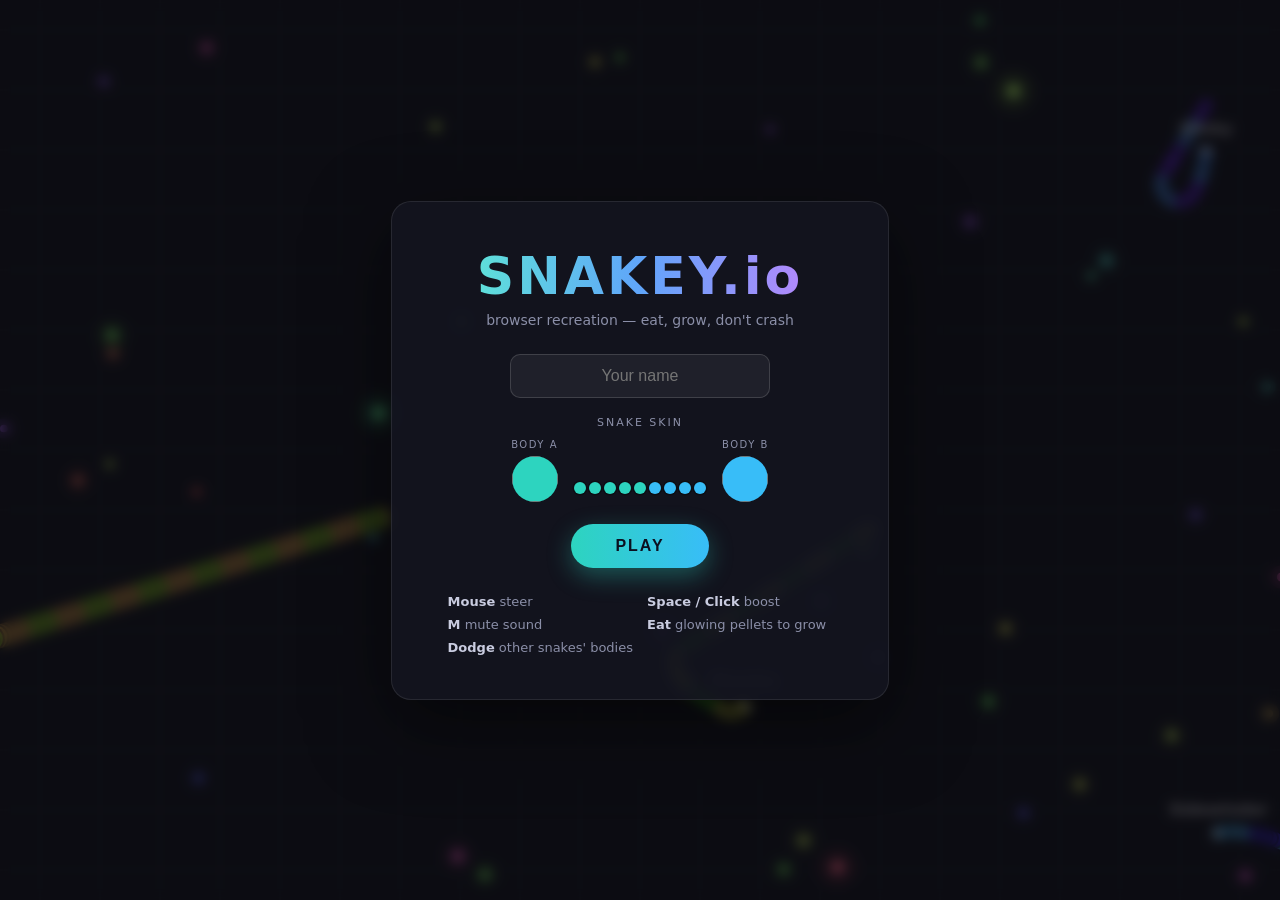
<file: slither-io/index.html>
<!DOCTYPE html>
<html lang="en">
<head>
<meta charset="UTF-8">
<meta name="viewport" content="width=device-width, initial-scale=1.0, maximum-scale=1.0, user-scalable=no">
<title>Slither.io Recreation</title>
<link rel="stylesheet" href="css/style.css">
</head>
<body>
<canvas id="game"></canvas>

<!-- In-game HUD -->
<div id="hud" class="hidden">
  <div id="scorebox">
    <div id="score-label">LENGTH</div>
    <div id="score">0</div>
    <div id="kills">0 kills</div>
  </div>
  <div id="leaderboard">
    <h3>LEADERBOARD</h3>
    <ol id="lb"></ol>
  </div>
</div>

<!-- Start menu -->
<div id="menu" class="overlay">
  <div class="panel">
    <h1 class="title">SNAKEY<span>.io</span></h1>
    <p class="subtitle">browser recreation &mdash; eat, grow, don't crash</p>
    <input id="name-input" type="text" maxlength="14" placeholder="Your name" value="" autocomplete="off">
    <!-- Skin picker: two body colors, live preview of the stripe pattern -->
    <div class="skin">
      <div class="skin-title">SNAKE SKIN</div>
      <div class="skin-row">
        <label class="color-ctl" title="Primary body color">
          <span>BODY A</span>
          <input type="color" id="skin-a-menu" value="#2dd4bf">
        </label>
        <div class="skin-preview" id="preview-menu"></div>
        <label class="color-ctl" title="Stripe color">
          <span>BODY B</span>
          <input type="color" id="skin-b-menu" value="#38bdf8">
        </label>
      </div>
    </div>
    <button id="play-btn" class="btn primary">PLAY</button>
    <div class="help">
      <span id="help-steer"><b>Mouse</b> steer</span>
      <span id="help-boost"><b>Space / Click</b> boost</span>
      <span><b>M</b> mute sound</span>
      <span><b>Eat</b> glowing pellets to grow</span>
      <span><b>Dodge</b> other snakes' bodies</span>
    </div>
  </div>
</div>

<!-- Death screen -->
<div id="death" class="overlay hidden">
  <div class="panel">
    <h1 class="title dead">YOU DIED</h1>
    <div id="death-stats"></div>
    <!-- Skin picker: same controls as the start menu, kept in sync -->
    <div class="skin">
      <div class="skin-title">SNAKE SKIN</div>
      <div class="skin-row">
        <label class="color-ctl" title="Primary body color">
          <span>BODY A</span>
          <input type="color" id="skin-a-death" value="#2dd4bf">
        </label>
        <div class="skin-preview" id="preview-death"></div>
        <label class="color-ctl" title="Stripe color">
          <span>BODY B</span>
          <input type="color" id="skin-b-death" value="#38bdf8">
        </label>
      </div>
    </div>
    <button id="respawn-btn" class="btn primary">RESPAWN</button>
  </div>
</div>

<script src="js/core.js"></script>
<script src="js/snake.js"></script>
<script src="js/food.js"></script>
<script src="js/sfx.js"></script>
<script src="js/ai.js"></script>
<script src="js/main.js"></script>
</body>
</html>
</file>
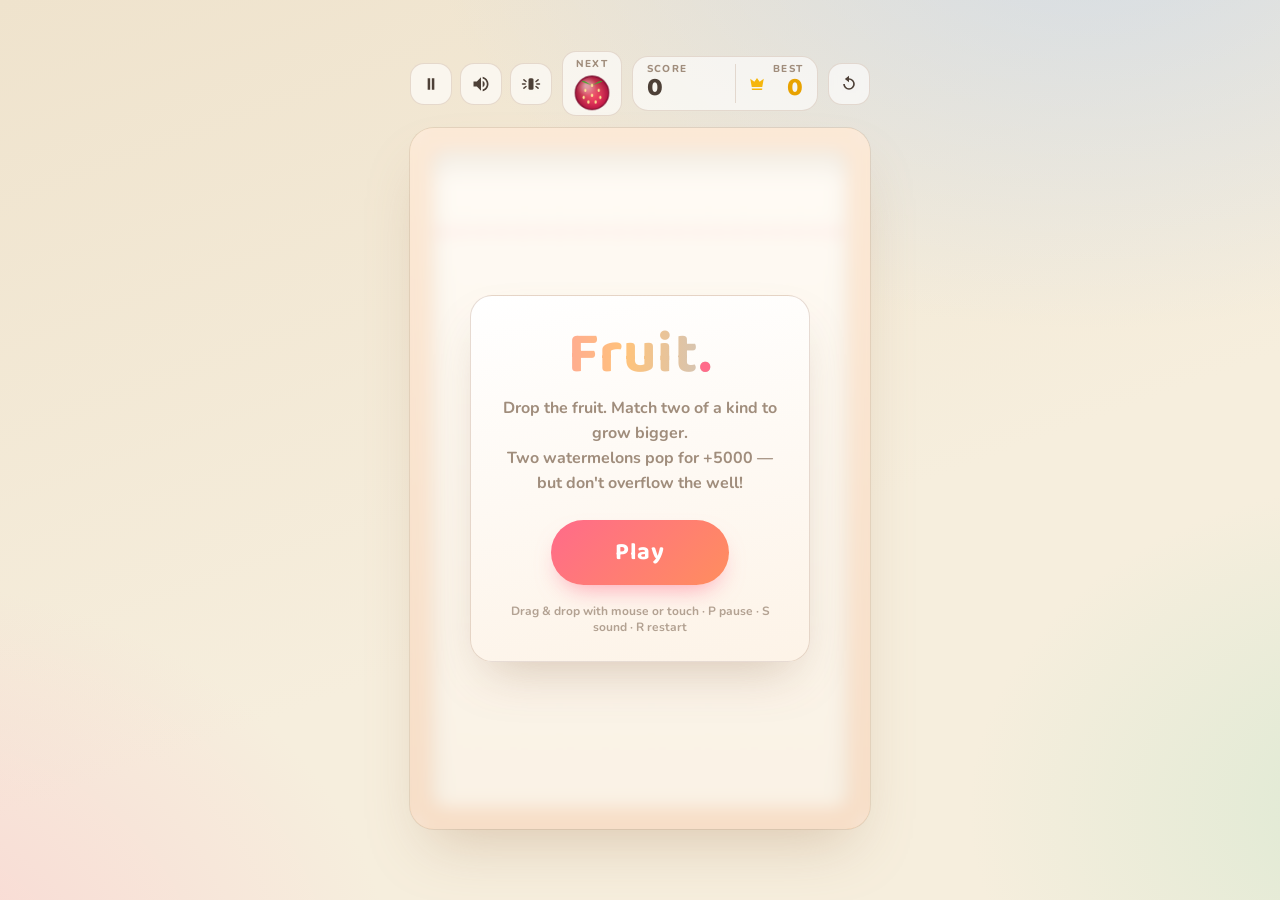
<file: suika/index.html>
<!DOCTYPE html>
<html lang="en">
<head>
  <meta charset="UTF-8" />
  <meta name="viewport" content="width=device-width, initial-scale=1.0, maximum-scale=1.0, user-scalable=no" />
  <title>Fruit Game — Watermelon Merge</title>
  <link rel="preconnect" href="https://fonts.googleapis.com">
  <link rel="preconnect" href="https://fonts.gstatic.com" crossorigin>
  <link href="https://fonts.googleapis.com/css2?family=Baloo+2:wght@500;600;700;800&family=Nunito:wght@600;700;800&display=swap" rel="stylesheet">
  <link rel="stylesheet" href="style.css" />
</head>
<body>
  <div id="app">
    <!-- Top HUD -->
    <header class="hud">
      <div class="hud-left">
        <button id="btnPause" class="icon-btn" title="Pause (P)" aria-label="Pause">
          <svg viewBox="0 0 24 24" width="20" height="20"><path fill="currentColor" d="M8 5h3v14H8zM13 5h3v14h-3z"/></svg>
        </button>
        <button id="btnSound" class="icon-btn" title="Toggle sound (S)" aria-label="Toggle sound">
          <svg id="soundIconOn" viewBox="0 0 24 24" width="20" height="20"><path fill="currentColor" d="M3 9v6h4l5 5V4L7 9H3zm13.5 3a4.5 4.5 0 0 0-2.5-4v8a4.5 4.5 0 0 0 2.5-4zM14 3.2v2.1c2.9.9 5 3.6 5 6.7s-2.1 5.8-5 6.7v2.1c4-.9 7-4.5 7-8.8s-3-7.9-7-8.8z"/></svg>
          <svg id="soundIconMusicOff" viewBox="0 0 24 24" width="20" height="20" style="display:none"><path fill="currentColor" d="M12 3v9.28c-.47-.17-.97-.28-1.5-.28C8.01 12 6 14.01 6 16.5S8.01 21 10.5 21c2.34 0 4.24-1.78 4.47-4.06L14 16.87V7h4V3h-6z"/><path fill="currentColor" d="M2.81 2.81 1.39 4.22l18.38 18.38 1.41-1.41L2.81 2.81z"/></svg>
          <svg id="soundIconOff" viewBox="0 0 24 24" width="20" height="20" style="display:none"><path fill="currentColor" d="M3 9v6h4l5 5V4L7 9H3zm13.6 3 2.7-2.7-1.4-1.4-2.7 2.7-2.7-2.7-1.4 1.4 2.7 2.7-2.7 2.7 1.4 1.4 2.7-2.7 2.7 2.7 1.4-1.4z"/></svg>
        </button>
        <button id="btnShake" class="icon-btn" title="Toggle screen shake" aria-label="Toggle screen shake">
          <svg id="shakeIconOn" viewBox="0 0 24 24" width="20" height="20"><rect x="9" y="5" width="6" height="14" rx="1.8" fill="currentColor"/><path stroke="currentColor" stroke-width="1.8" stroke-linecap="round" d="M6 9 L3.5 7 M5 12 H1.8 M6 15 L3.5 17 M18 9 L20.5 7 M19 12 H22.2 M18 15 L20.5 17"/></svg>
          <svg id="shakeIconOff" viewBox="0 0 24 24" width="20" height="20" style="display:none"><rect x="9" y="5" width="6" height="14" rx="1.8" fill="currentColor" opacity="0.3"/><path stroke="currentColor" stroke-width="2" stroke-linecap="round" d="M4 4 L20 20"/></svg>
        </button>
      </div>

      <!-- Next-fruit preview -->
      <div class="next-box" title="Next fruit">
        <span class="score-label next-label">Next</span>
        <canvas id="nextCanvas" width="48" height="48"></canvas>
      </div>

      <div class="score-panel">
        <div class="score-block">
          <span class="score-label">Score</span>
          <span id="score" class="score-value">0</span>
        </div>
        <div class="best-badge">
          <svg viewBox="0 0 24 24" width="18" height="18"><path fill="#f5b301" d="M5 16L3 5l5.5 4L12 4l3.5 5L21 5l-2 11H5zm14 3a1 1 0 0 1-1 1H6a1 1 0 0 1-1-1v-1h14v1z"/></svg>
          <div class="best-text">
            <span class="score-label">Best</span>
            <span id="best" class="score-value best-value">0</span>
          </div>
        </div>
      </div>

      <button id="btnRestart" class="icon-btn" title="Restart (R)" aria-label="Restart">
        <svg viewBox="0 0 24 24" width="20" height="20"><path fill="currentColor" d="M12 5V2L7 6l5 4V7a5 5 0 1 1-5 5H5a7 7 0 1 0 7-7z"/></svg>
      </button>
    </header>

    <!-- Game stage -->
    <div id="stage">
      <canvas id="game"></canvas>

      <!-- Combo / floating text layer is drawn on canvas; overlays below are DOM -->
      <div id="overlay" class="overlay hidden">
        <div class="overlay-card">
          <h1 id="overlayTitle">Game Over</h1>
          <p id="overlaySubtitle" class="overlay-sub"></p>
          <div class="overlay-score">
            <span class="score-label">Final Score</span>
            <span id="overlayScore" class="big-value">0</span>
          </div>
          <button id="btnPlayAgain" class="primary-btn">Play Again</button>
        </div>
      </div>

      <!-- Start splash -->
      <div id="splash" class="overlay">
        <div class="overlay-card splash-card">
          <h1 class="title-logo">Fruit<span class="logo-dot">.</span></h1>
          <p class="tagline">Drop the fruit. Match two of a kind to grow bigger.<br/>Two watermelons pop for +5000 — but don't overflow the well!</p>
          <button id="btnStart" class="primary-btn big-start">Play</button>
          <p class="hint">Drag &amp; drop with mouse or touch · P pause · S sound · R restart</p>
        </div>
      </div>
    </div>

    <footer class="foot">
      <span></span>
    </footer>
  </div>

  <script src="src/physics.js"></script>
  <script src="src/fruits.js"></script>
  <script src="src/audio.js"></script>
  <script src="src/main.js"></script>
</body>
</html>
</file>
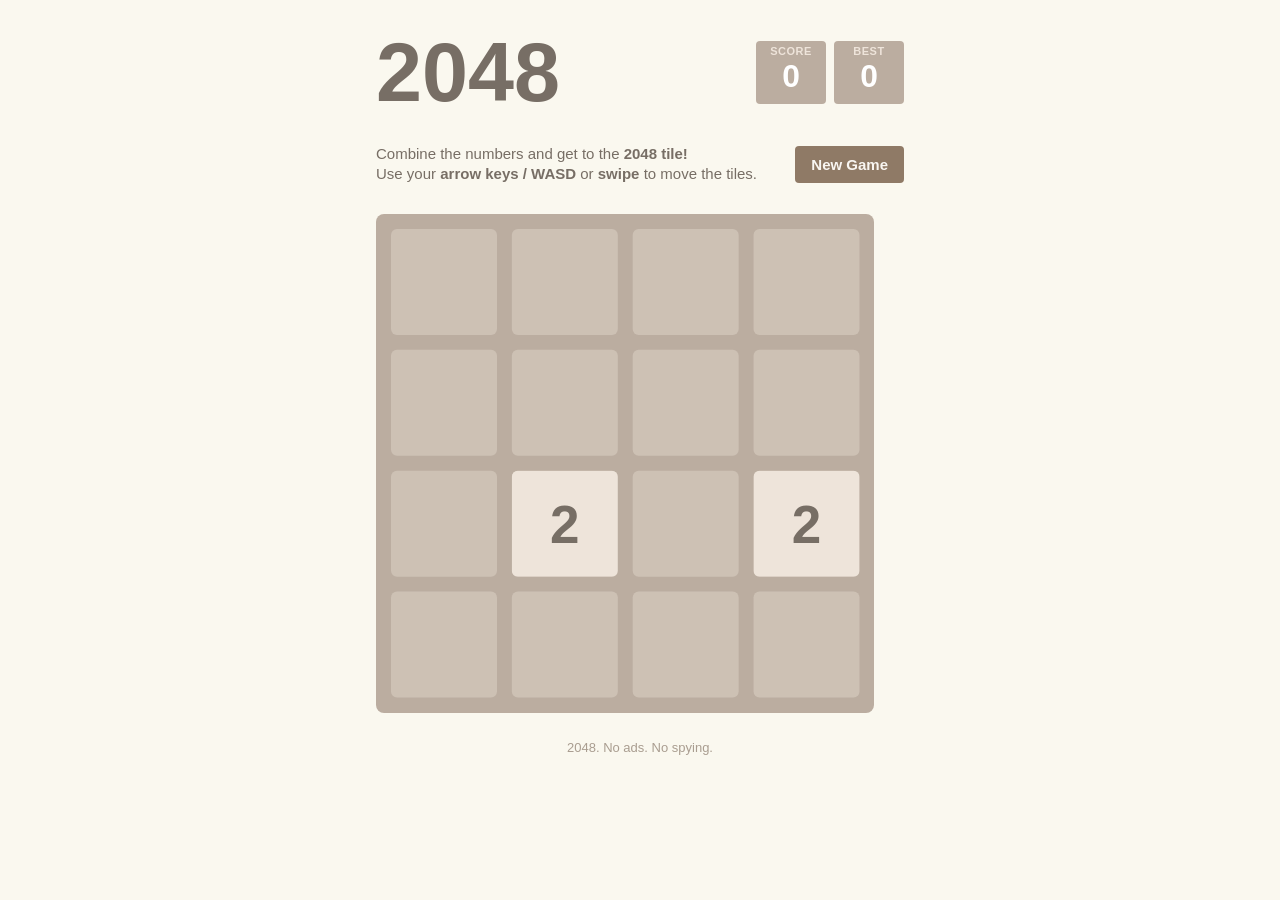
<file: 2048/2048.html>
<!DOCTYPE html>
<html lang="en">
<head>
<meta charset="utf-8">
<meta name="viewport" content="width=device-width, initial-scale=1, maximum-scale=1, user-scalable=no">
<meta name="theme-color" content="#faf8ef">
<title>2048</title>
<style>
  :root {
    --cell: min(106px, calc(min(94vw, 528px) / 4.7));
    --gap: calc(var(--cell) * 0.14);
  }

  * { box-sizing: border-box; -webkit-tap-highlight-color: transparent; }

  html, body { margin: 0; padding: 0; }

  body {
    background: #faf8ef;
    color: #776e65;
    font-family: "Helvetica Neue", "Clear Sans", Arial, sans-serif;
    display: flex;
    flex-direction: column;
    align-items: center;
    min-height: 100vh;
    user-select: none;
    -webkit-user-select: none;
    touch-action: manipulation;
    overscroll-behavior-y: none;
  }

  .wrap { width: min(94vw, 528px); padding-top: max(16px, 3.5vh); }

  /* ---------- Header ---------- */
  .top { display: flex; justify-content: space-between; align-items: center; margin-bottom: calc(var(--cell) * 0.14); }

  h1.logo {
    margin: 0;
    font-size: calc(var(--cell) * 0.78);
    line-height: 1;
    color: #776e65;
  }

  .scores { display: flex; gap: 8px; }

  .score-box {
    position: relative;
    background: #bbada0;
    border-radius: 4px;
    padding: 4px 12px 7px;
    min-width: calc(var(--cell) * 0.66);
    text-align: center;
    overflow: hidden;
  }
  .score-box .lbl {
    font-size: 11px;
    letter-spacing: 0.5px;
    color: #eee4da;
    font-weight: 700;
    text-transform: uppercase;
  }
  .score-box .val {
    color: #fff;
    font-size: calc(var(--cell) * 0.3);
    font-weight: 700;
    line-height: 1.25;
  }

  .gain {
    position: absolute;
    left: 50%;
    top: 35%;
    transform: translateX(-50%);
    color: #776e65;
    font-weight: 700;
    font-size: calc(var(--cell) * 0.28);
    animation: float-gain 0.7s ease forwards;
    pointer-events: none;
    z-index: 5;
  }
  @keyframes float-gain {
    from { opacity: 1; transform: translate(-50%, 0); }
    to   { opacity: 0; transform: translate(-50%, -30px); }
  }

  /* ---------- Sub row ---------- */
  .subrow { display: flex; justify-content: space-between; align-items: center; gap: 12px; margin-bottom: calc(var(--cell) * 0.14); }

  .hint { font-size: clamp(12px, 3vw, 15px); line-height: 1.35; }
  .hint b { color: #776e65; }

  .btn {
    background: #8f7a66;
    border: none;
    color: #f9f6f2;
    font-family: inherit;
    font-weight: 700;
    font-size: clamp(13px, 3vw, 15px);
    padding: 10px 16px;
    border-radius: 4px;
    cursor: pointer;
    transition: background 0.15s ease;
    white-space: nowrap;
  }
  .btn:hover { background: #a08b76; }
  .btn:active { transform: translateY(1px); }

  /* ---------- Board ---------- */
  .board {
    position: relative;
    width: calc(var(--cell) * 4 + var(--gap) * 5);
    height: calc(var(--cell) * 4 + var(--gap) * 5);
    background: #bbada0;
    border-radius: 8px;
    padding: var(--gap);
    touch-action: none;
  }

  #grid { position: relative; width: 100%; height: 100%; }

  .cell, .tile {
    position: absolute;
    top: 0;
    left: 0;
    width: var(--cell);
    height: var(--cell);
  }

  .cell { background: rgba(238, 228, 218, 0.35); border-radius: 6px; }

  .tile { transition: transform 0.12s ease-in-out; will-change: transform; z-index: 2; }

  .tile-inner {
    width: 100%;
    height: 100%;
    display: flex;
    align-items: center;
    justify-content: center;
    border-radius: 6px;
    font-weight: 700;
    font-size: calc(var(--cell) * 0.5);
  }
  .tile-inner.f3 { font-size: calc(var(--cell) * 0.40); }
  .tile-inner.f4 { font-size: calc(var(--cell) * 0.34); }
  .tile-inner.f5 { font-size: calc(var(--cell) * 0.26); }

  .tile-inner.new    { animation: appear 0.2s ease; }
  .tile-inner.merged { animation: pop 0.25s ease; }

  @keyframes appear { from { transform: scale(0); } to { transform: scale(1); } }
  @keyframes pop    { 0% { transform: scale(1); } 50% { transform: scale(1.2); } 100% { transform: scale(1); } }

  /* Tile colors (classic palette) */
  .tile-inner.v2     { background: #eee4da; color: #776e65; }
  .tile-inner.v4     { background: #ede0c8; color: #776e65; }
  .tile-inner.v8     { background: #f2b179; color: #f9f6f2; }
  .tile-inner.v16    { background: #f59563; color: #f9f6f2; }
  .tile-inner.v32    { background: #f67c5f; color: #f9f6f2; }
  .tile-inner.v64    { background: #f65e3b; color: #f9f6f2; }
  .tile-inner.v128   { background: #edcf72; color: #f9f6f2; }
  .tile-inner.v256   { background: #edcc61; color: #f9f6f2; }
  .tile-inner.v512   { background: #edc850; color: #f9f6f2; }
  .tile-inner.v1024  { background: #edc53f; color: #f9f6f2; }
  .tile-inner.v2048  { background: #edc22e; color: #f9f6f2; }
  .tile-inner.super  { background: #3c3a32; color: #f9f6f2; }

  /* ---------- Overlays ---------- */
  .overlay {
    position: absolute;
    inset: 0;
    border-radius: 8px;
    display: flex;
    flex-direction: column;
    align-items: center;
    justify-content: center;
    gap: calc(var(--cell) * 0.18);
    z-index: 10;
    opacity: 0;
    pointer-events: none;
    transition: opacity 0.4s ease;
  }
  .overlay.show { opacity: 1; pointer-events: auto; }

  #winOverlay  { background: rgba(237, 194, 46, 0.5); }
  #loseOverlay { background: rgba(238, 228, 218, 0.73); }

  .overlay h2 { margin: 0; font-size: calc(var(--cell) * 0.48); color: #776e65; }
  .overlay .row { display: flex; gap: 10px; }

  /* ---------- Footer ---------- */
  footer { margin-top: max(16px, 3vh); font-size: 13px; color: #a99d90; text-align: center; padding: 0 8px; }
</style>
</head>
<body>

<div class="wrap">
  <div class="top">
    <h1 class="logo">2048</h1>
    <div class="scores">
      <div class="score-box" id="scoreBox">
        <div class="lbl">Score</div>
        <div class="val" id="score">0</div>
      </div>
      <div class="score-box">
        <div class="lbl">Best</div>
        <div class="val" id="best">0</div>
      </div>
    </div>
  </div>

  <div class="subrow">
    <p class="hint">Combine the numbers and get to the <b>2048 tile!</b><br>
       Use your <b>arrow keys / WASD</b> or <b>swipe</b> to move the tiles.</p>
    <button class="btn js-new-game" type="button">New Game</button>
  </div>

  <div class="board" id="board">
    <div id="grid"></div>

    <div class="overlay" id="winOverlay">
      <h2>You win! 🎉</h2>
      <div class="row">
        <button class="btn" id="keepGoingBtn" type="button">Keep going</button>
        <button class="btn js-new-game" type="button">New Game</button>
      </div>
    </div>

    <div class="overlay" id="loseOverlay">
      <h2>Game over!</h2>
      <div class="row">
        <button class="btn js-new-game" type="button">Try again</button>
      </div>
    </div>
  </div>

  <footer>2048. No ads. No spying.</footer>
</div>

<script>
"use strict";

/* =====================================================================
 * Model — pure game logic, no DOM. (Testable in isolation.)
 * =================================================================== */
class Game {
  constructor(size = 4) {
    this.size = size;
    this.score = 0;
    this.nextId = 1;
    this.grid = Array.from({ length: size }, () => Array(size).fill(null));
  }

  tiles() {
    const out = [];
    for (const row of this.grid) for (const t of row) if (t) out.push(t);
    return out;
  }

  emptyCells() {
    const out = [];
    for (let r = 0; r < this.size; r++)
      for (let c = 0; c < this.size; c++)
        if (!this.grid[r][c]) out.push([r, c]);
    return out;
  }

  addRandomTile(rng = Math.random) {
    const empty = this.emptyCells();
    if (!empty.length) return null;
    const [r, c] = empty[Math.floor(rng() * empty.length)];
    const t = { id: this.nextId++, value: rng() < 0.9 ? 2 : 4, row: r, col: c };
    this.grid[r][c] = t;
    return t;
  }

  /**
   * Slide + merge in the given direction ("up"|"right"|"down"|"left").
   * Mutates the grid. Returns { moved, moves:[{tile}], merges:[{a,b,value,row,col}], gained }.
   * Merge rule: a merged tile cannot merge again in the same move.
   */
  move(dir) {
    const S = this.size;
    const range = (n) => Array.from({ length: n }, (_, i) => i);

    // Each line is ordered from the target edge inward, so packing is sequential.
    const lines = [];
    for (let i = 0; i < S; i++) {
      if (dir === "left")  lines.push(range(S).map(c => [i, c]));
      else if (dir === "right") lines.push(range(S).slice().reverse().map(c => [i, c]));
      else if (dir === "up")    lines.push(range(S).map(r => [r, i]));
      else if (dir === "down")  lines.push(range(S).slice().reverse().map(r => [r, i]));
    }

    const moves = [];
    const merges = [];
    let gained = 0;
    let moved = false;

    for (const line of lines) {
      const ts = line.map(([r, c]) => this.grid[r][c]).filter(Boolean); // target edge first
      let i = 0, pos = 0;
      while (i < ts.length) {
        const t = ts[i];
        const [tr, tc] = line[pos];
        if (i + 1 < ts.length && ts[i + 1].value === t.value) {
          const n = ts[i + 1]; // merges into t
          this.grid[t.row][t.col] = null;
          this.grid[n.row][n.col] = null;
          t.row = tr; t.col = tc;
          n.row = tr; n.col = tc;
          const value = t.value * 2;
          t.value = value;
          gained += value;
          this.grid[tr][tc] = t;
          moves.push({ tile: t }, { tile: n });
          merges.push({ a: t, b: n, value, row: tr, col: tc });
          moved = true;
          i += 2;
        } else {
          if (t.row !== tr || t.col !== tc) {
            this.grid[t.row][t.col] = null;
            t.row = tr; t.col = tc;
            moved = true;
            moves.push({ tile: t });
          }
          this.grid[tr][tc] = t;
          i++;
        }
        pos++;
      }
    }

    if (moved) this.score += gained;
    return { moved, moves, merges, gained };
  }

  /** True if at least one move (slide or merge) is still possible. */
  canMove() {
    const S = this.size;
    for (let r = 0; r < S; r++) {
      for (let c = 0; c < S; c++) {
        const t = this.grid[r][c];
        if (!t) return true;
        if (c + 1 < S) { const n = this.grid[r][c + 1];   if (n && n.value === t.value) return true; }
        if (r + 1 < S) { const n = this.grid[r + 1][c];   if (n && n.value === t.value) return true; }
      }
    }
    return false;
  }

  reset() {
    this.score = 0;
    this.grid = Array.from({ length: this.size }, () => Array(this.size).fill(null));
  }
}

/* =====================================================================
 * View — DOM, input, animations.
 * =================================================================== */
(() => {
  if (typeof document === "undefined") return; // node/test environment

  const SIZE = 4;
  const WIN_VALUE = 2048;
  const SLIDE_MS = 120;
  const BEST_KEY = "best-score-2048";

  const boardEl   = document.getElementById("board");
  const gridEl    = document.getElementById("grid");
  const scoreEl   = document.getElementById("score");
  const bestEl    = document.getElementById("best");
  const scoreBox  = document.getElementById("scoreBox");
  const winOv     = document.getElementById("winOverlay");
  const loseOv    = document.getElementById("loseOverlay");
  const keepBtn   = document.getElementById("keepGoingBtn");

  let game = new Game(SIZE);
  let best = loadBest();
  let dead = false;        // no moves left
  let hasWon = false;      // reached 2048 this game
  let winBlocked = false;  // input frozen while the win overlay is up
  let animTimer = null;
  let pendingRes = null;

  /* ---------- helpers ---------- */

  function loadBest() { try { return +(localStorage.getItem(BEST_KEY) || 0); } catch (e) { return 0; } }
  function saveBest() { try { localStorage.setItem(BEST_KEY, String(best)); } catch (e) {} }

  function position(el, r, c) {
    el.style.transform =
      `translate(calc(${c} * (var(--cell) + var(--gap))), calc(${r} * (var(--cell) + var(--gap))))`;
  }

  function faceClass(value) {
    const d = String(value).length;
    const fc = d >= 3 ? " f" + Math.min(d, 5) : "";
    return "tile-inner " + (value > WIN_VALUE ? "super" : "v" + value) + fc;
  }

  function createTile(t, isNew) {
    const el = document.createElement("div");
    el.className = "tile";
    const inner = document.createElement("div");
    inner.className = faceClass(t.value) + (isNew ? " new" : "");
    inner.textContent = t.value;
    el.appendChild(inner);
    position(el, t.row, t.col);
    t.el = el;
    gridEl.appendChild(el);
  }

  function updateFace(t, value) {
    const inner = t.el.firstElementChild;
    inner.className = faceClass(value);
    inner.textContent = value;
    void inner.offsetWidth; // restart the pop animation
    inner.classList.add("merged");
  }

  function removeTile(t) { if (t && t.el) t.el.remove(); }

  function renderScore(gain) {
    scoreEl.textContent = game.score;
    if (game.score > best) { best = game.score; saveBest(); }
    bestEl.textContent = best;
    if (gain > 0) {
      const g = document.createElement("div");
      g.className = "gain";
      g.textContent = "+" + gain;
      scoreBox.appendChild(g);
      g.addEventListener("animationend", () => g.remove());
    }
  }

  function show(el) { el.classList.add("show"); }
  function hide(el) { el.classList.remove("show"); }

  /* ---------- game flow ---------- */

  function finishMove() {
    animTimer = null;
    const res = pendingRes;
    pendingRes = null;
    if (!res) return;
    for (const m of res.merges) {
      removeTile(m.b);
      updateFace(m.a, m.value);
    }
    const nt = game.addRandomTile();
    if (nt) createTile(nt, true);
    checkEnd();
  }

  // If the player moves again mid-animation, settle everything immediately.
  function flushPending() {
    if (animTimer) { clearTimeout(animTimer); finishMove(); }
  }

  function checkEnd() {
    if (!hasWon && game.tiles().some(t => t.value >= WIN_VALUE)) {
      hasWon = true;
      winBlocked = true;
      show(winOv);
    } else if (!game.canMove()) {
      dead = true;
      setTimeout(() => show(loseOv), 400); // let the last slide land first
    }
  }

  function tryMove(dir) {
    if (dead || winBlocked) return;
    flushPending();
    const res = game.move(dir);
    if (!res.moved) return;
    renderScore(res.gained);
    for (const m of res.moves) position(m.tile.el, m.tile.row, m.tile.col); // slides via CSS transition
    pendingRes = res;
    animTimer = setTimeout(finishMove, SLIDE_MS);
  }

  function newGame() {
    if (animTimer) clearTimeout(animTimer);
    animTimer = null;
    pendingRes = null;
    gridEl.querySelectorAll(".tile").forEach(el => el.remove());
    game.reset();
    dead = false;
    hasWon = false;
    winBlocked = false;
    hide(winOv);
    hide(loseOv);
    renderScore(0);
    for (let i = 0; i < 2; i++) {
      const t = game.addRandomTile();
      if (t) createTile(t, true);
    }
  }

  /* ---------- input: keyboard ---------- */

  const KEY_DIRS = {
    ArrowUp: "up",    KeyW: "up",
    ArrowDown: "down",KeyS: "down",
    ArrowLeft: "left",KeyA: "left",
    ArrowRight:"right",KeyD: "right"
  };

  document.addEventListener("keydown", (e) => {
    const dir = KEY_DIRS[e.code];
    if (!dir) return;
    e.preventDefault();
    tryMove(dir);
  });

  /* ---------- input: touch / swipe ---------- */

  let tX = null, tY = null;

  boardEl.addEventListener("touchstart", (e) => {
    tX = e.touches[0].clientX;
    tY = e.touches[0].clientY;
  }, { passive: true });

  boardEl.addEventListener("touchend", (e) => {
    if (tX === null || tY === null) return;
    const dx = e.changedTouches[0].clientX - tX;
    const dy = e.changedTouches[0].clientY - tY;
    tX = tY = null;
    if (Math.max(Math.abs(dx), Math.abs(dy)) < 24) return; // tap, not a swipe
    tryMove(Math.abs(dx) > Math.abs(dy) ? (dx > 0 ? "right" : "left") : (dy > 0 ? "down" : "up"));
  }, { passive: true });

  /* ---------- buttons & init ---------- */

  keepBtn.addEventListener("click", () => { winBlocked = false; hide(winOv); });
  document.querySelectorAll(".js-new-game").forEach(b => b.addEventListener("click", newGame));

  // Static background cells.
  for (let r = 0; r < SIZE; r++) {
    for (let c = 0; c < SIZE; c++) {
      const cell = document.createElement("div");
      cell.className = "cell";
      position(cell, r, c);
      gridEl.appendChild(cell);
    }
  }

  newGame();
})();
</script>
</body>
</html>
</file>
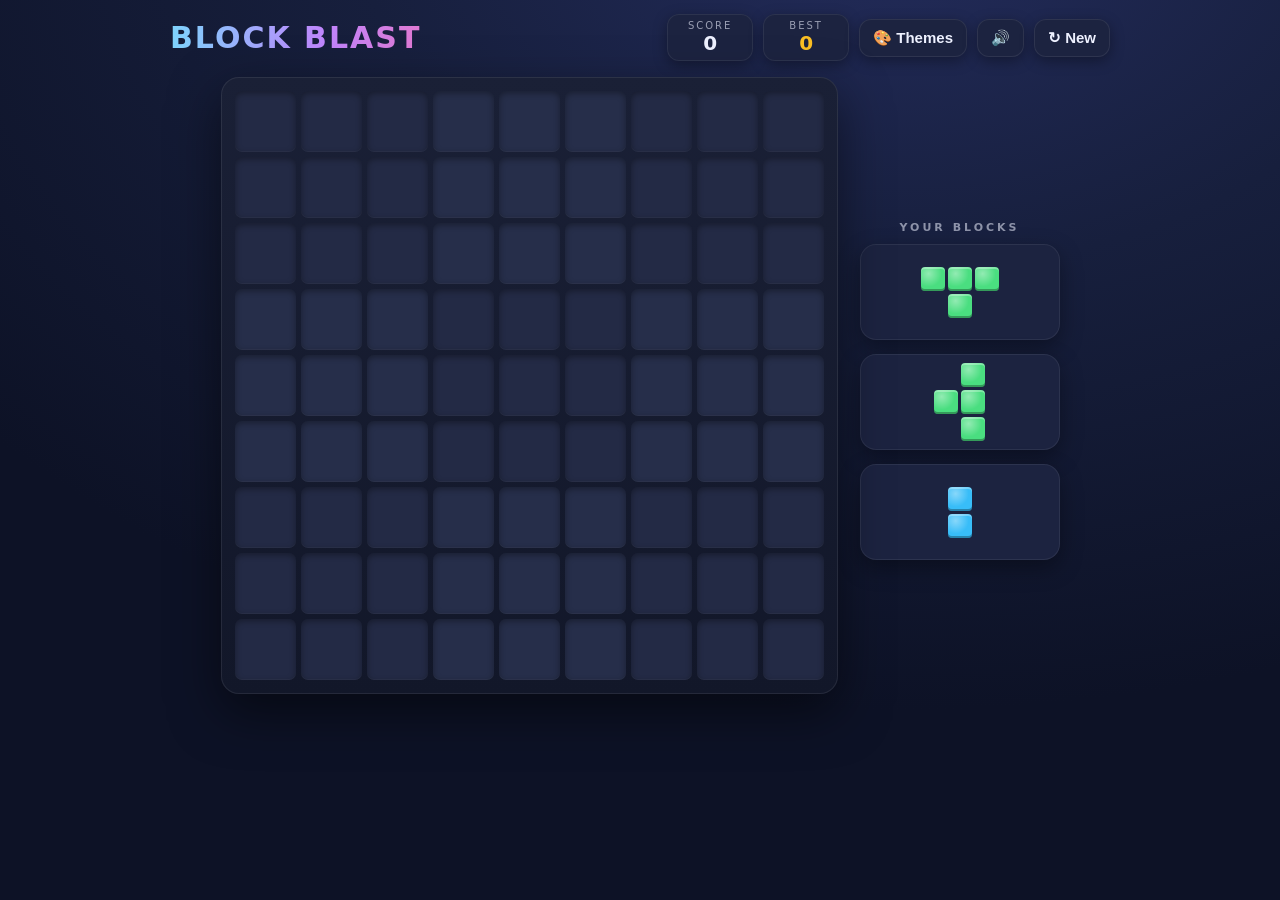
<file: block_blast/block-blast.html>
<!DOCTYPE html>
<html lang="en">
<head>
<meta charset="UTF-8">
<meta name="viewport" content="width=device-width, initial-scale=1.0, maximum-scale=1.0, user-scalable=no">
<title>Block Blast 9×9</title>
<style>
  :root{
    --cs: 46px;            /* cell size, set by JS */
    --panel: #1c2340;
    --bg1: #0d1226;
    --bg2: #171f3d;
    --text: #eef1ff;
  }
  *{ margin:0; padding:0; box-sizing:border-box; -webkit-user-select:none; user-select:none; }
  html,body{ height:100%; }
  body{
    font-family: "Segoe UI", system-ui, -apple-system, Roboto, sans-serif;
    background: radial-gradient(1200px 800px at 70% -10%, #232c5c 0%, var(--bg2) 45%, var(--bg1) 100%) fixed;
    color: var(--text);
    overflow-x: hidden;
    overscroll-behavior: none;   /* no pull-to-refresh / rubber-banding while playing */
    min-height: 100%;
  }

  /* ---------- Header ---------- */
  header{
    display:flex; align-items:center; justify-content:space-between; gap:12px;
    padding: 14px 20px 6px;
    max-width: 980px; margin: 0 auto;
  }
  h1{
    font-size: clamp(20px, 3.4vw, 30px);
    letter-spacing: 2px; font-weight: 800;
    background: linear-gradient(90deg,#7dd3fc,#c084fc,#f472b6);
    -webkit-background-clip: text; background-clip: text; color: transparent;
    white-space: nowrap;
  }
  h1 small{ font-size:.55em; letter-spacing:4px; opacity:.85; }
  .hud{ display:flex; gap:10px; align-items:center; }
  .scorebox{
    background: var(--panel); border-radius: 12px; padding: 6px 14px; text-align:center;
    box-shadow: inset 0 0 0 1px rgba(255,255,255,.07), 0 4px 14px rgba(0,0,0,.35);
    min-width: 86px;
  }
  .scorebox .label{ font-size:10px; letter-spacing:2px; opacity:.6; text-transform:uppercase; }
  .scorebox .value{ font-size:20px; font-weight:800; font-variant-numeric: tabular-nums; }
  #bestVal{ color:#fbbf24; }
  button.hudbtn{
    background: var(--panel); color:var(--text); border:none; cursor:pointer;
    border-radius:12px; padding: 10px 14px; font-size:15px; font-weight:600;
    box-shadow: inset 0 0 0 1px rgba(255,255,255,.08), 0 4px 14px rgba(0,0,0,.35);
    transition: transform .08s ease, filter .15s;
  }
  button.hudbtn:hover{ filter:brightness(1.2); }
  button.hudbtn:active{ transform: scale(.94); }

  /* ---------- Theme picker ---------- */
  header{ position:relative; }
  .thememenu{
    position:absolute; top:calc(100% + 8px); right:0; z-index:70;
    width:236px; padding:8px; display:flex; flex-direction:column; gap:4px;
    background:rgba(15,19,40,.97); border:1px solid rgba(255,255,255,.14);
    border-radius:14px; box-shadow:0 18px 44px rgba(0,0,0,.6); backdrop-filter:blur(8px);
  }
  .thememenu.hidden{ display:none; }
  .therow{
    display:flex; align-items:center; gap:10px; padding:8px 10px;
    border-radius:10px; cursor:pointer; color:#e5ecff; font-weight:600; font-size:14px;
  }
  .therow:hover{ background:rgba(255,255,255,.08); }
  .therow.active{ background:rgba(139,92,246,.22); box-shadow:inset 0 0 0 1px rgba(139,92,246,.65); }
  .therow .tick{ margin-left:auto; opacity:.9; }
  .swatches{ display:flex; gap:3px; flex:none; }
  .swatches i{ width:12px; height:12px; border-radius:3px; box-shadow:inset 0 -2px 0 rgba(0,0,0,.35); }

  /* ---------- Layout ---------- */
  main{
    display:flex; gap: 22px; align-items:center; justify-content:center;
    max-width: 980px; margin: 0 auto; padding: 10px 16px 24px;
    touch-action:none;   /* touches in the play area never pan/scroll the page */
  }

  /* ---------- Board ---------- */
  #boardWrap{ position:relative; }
  #board{
    display:grid; grid-template-columns: repeat(9, var(--cs)); gap: 5px;
    background: var(--boardBg, linear-gradient(180deg,#252e57,#1b2244));
    padding: 14px; border-radius: 18px;
    box-shadow: inset 0 0 0 1px rgba(255,255,255,.08), 0 18px 50px rgba(0,0,0,.5);
    touch-action: none;
  }
  .cell{
    width: var(--cs); height: var(--cs); border-radius: 7px;
    background: var(--cd,#1f2950);   /* flat per-section tint (no inner checkerboard) */
    box-shadow: inset 0 2px 6px rgba(0,0,0,.35), inset 0 -1px 0 rgba(255,255,255,.04);
    transition: background .1s;
  }
  /* per-3x3-section tints: alternating (theme-driven via --secA / --secB) */
  .s0,.s2,.s4,.s6,.s8{ --cd:var(--secA,#274f41); }
  .s1,.s3,.s5,.s7    { --cd:var(--secB,#40274f); }
  .cell.filled{
    background-image: var(--blockTex, none);   // per-theme block texture (board stays flat)
    box-shadow:
      inset 0 3px 0 rgba(255,255,255,.30),
      inset 0 -4px 0 rgba(0,0,0,.30),
      inset 2px 0 0 rgba(255,255,255,.10),
      0 2px 6px rgba(0,0,0,.35);
  }
  .cell.pop{ animation: pop .18s ease-out; }
  @keyframes pop{ 0%{ transform:scale(.55);} 70%{ transform:scale(1.08);} 100%{ transform:scale(1);} }

  .cell.ghost-ok{
    background: rgba(124,252,152,.30) !important;
    box-shadow: inset 0 0 0 3px rgba(124,252,152,.8), inset 0 2px 6px rgba(0,0,0,.2);
  }
  .cell.ghost-bad{
    background: rgba(255,90,90,.30) !important;
    box-shadow: inset 0 0 0 3px rgba(255,110,110,.7), inset 0 2px 6px rgba(0,0,0,.2);
  }
  .cell.ghost-mid{
    background: rgba(255,255,255,.14) !important;
    box-shadow: inset 0 0 0 3px rgba(255,255,255,.38), inset 0 2px 6px rgba(0,0,0,.2);
  }
  .cell.ghost-clear{
    background: #facc15 !important;
    box-shadow: inset 0 0 0 3px #fef08a, 0 0 16px rgba(250,204,21,.6);
  }
  .cell.boom{ animation: boom .4s ease-in forwards; z-index:2; }
  @keyframes boom{
    0%  { transform:scale(1);   filter:brightness(1.6); opacity:1; }
    55% { transform:scale(1.18);filter:brightness(2.2); opacity:.9; }
    100%{ transform:scale(.1);  filter:brightness(2.4); opacity:0; }
  }

  .floatscore{
    position:absolute; left:50%; top:38%; transform:translate(-50%,-50%);
    font-size: clamp(26px, 5vw, 44px); font-weight:900; pointer-events:none; z-index:5;
    color:#fff; text-shadow: 0 0 18px rgba(124,252,152,.9), 0 3px 6px rgba(0,0,0,.6);
    animation: floatup .95s ease-out forwards; white-space:nowrap; text-align:center;
  }
  .floatscore small{ display:block; font-size:.42em; letter-spacing:3px; color:#fbbf24; }
  @keyframes floatup{
    0%{ transform:translate(-50%,-50%) scale(.6); opacity:0; }
    18%{ transform:translate(-50%,-60%) scale(1.12); opacity:1; }
    100%{ transform:translate(-50%,-190%) scale(1); opacity:0; }
  }

  .hint{ text-align:center; font-size:12px; opacity:.45; margin-top:10px; letter-spacing:.5px; }

  /* ---------- Side tray ---------- */
  #tray{
    width: clamp(130px, 22vw, 200px);
    display:flex; flex-direction:column; gap: 14px;
  }
  #tray h2{
    font-size:11px; letter-spacing:3px; text-transform:uppercase; opacity:.55;
    text-align:center; margin-bottom:-4px;
  }
  .slot{
    touch-action:none;
    background: var(--panel); border-radius: 16px; min-height: 96px;
    display:flex; align-items:center; justify-content:center;
    box-shadow: inset 0 0 0 1px rgba(255,255,255,.07), 0 8px 22px rgba(0,0,0,.35);
    transition: filter .15s;
  }
  .slot.used{ opacity:.35; box-shadow: inset 0 0 0 1px dashed rgba(255,255,255,.12); }
  .piece{ cursor:grab; touch-action:none; display:grid; gap:3px; padding:6px; border-radius:8px; transition: transform .1s ease, filter .15s; }
  .piece:hover{ transform: scale(1.07); filter:brightness(1.15); }
  .piece.unplaceable{ opacity:.45; filter:grayscale(.85) brightness(.72); }   /* can't fit anywhere right now — still grabbable */
  .piece.dragging{ opacity:.25; cursor:grabbing; }
  .pcell{ border-radius:4px; background-image: var(--blockTex, none); box-shadow: inset 0 2px 0 rgba(255,255,255,.3), inset 0 -2px 0 rgba(0,0,0,.3); }

  /* ---------- Floating drag clone ---------- */
  #dragLayer{ position:fixed; inset:0; pointer-events:none; z-index:50; }
  .dragPiece{ position:absolute; will-change:left,top; filter: drop-shadow(0 12px 18px rgba(0,0,0,.5)); transition: opacity .1s; }
  .dragPiece.dimmed{ opacity:.45; }
  .dcell{ position:absolute; border-radius:7px; background-image: var(--blockTex, none); box-shadow: inset 0 3px 0 rgba(255,255,255,.3), inset 0 -4px 0 rgba(0,0,0,.3); }
  .dragPiece.invalid .dcell{
    background: rgba(255,77,79,.8) !important;
    box-shadow: inset 0 0 0 3px rgba(255,143,143,.95), inset 0 3px 0 rgba(255,255,255,.2);
  }

  /* ---------- Game over overlay ---------- */
  #overlay{
    position:fixed; inset:0; background:rgba(7,10,24,.78); backdrop-filter: blur(6px);
    display:flex; align-items:center; justify-content:center; z-index:100;
    opacity:0; pointer-events:none; transition:opacity .3s;
  }
  #overlay.show{ opacity:1; pointer-events:auto; }
  .card{
    background: linear-gradient(180deg,#242d5a,#1a2142);
    border-radius: 22px; padding: 36px 44px; text-align:center;
    box-shadow: inset 0 0 0 1px rgba(255,255,255,.1), 0 30px 80px rgba(0,0,0,.6);
    transform: translateY(14px) scale(.96); transition: transform .3s;
  }
  #overlay.show .card{ transform: translateY(0) scale(1); }
  .card h2{ font-size:30px; letter-spacing:2px; margin-bottom:8px;
    background: linear-gradient(90deg,#f472b6,#c084fc); -webkit-background-clip:text; background-clip:text; color:transparent; }
  .card p{ opacity:.85; margin: 6px 0; font-size:15px; }
  .card .final{ font-size:42px; font-weight:900; color:#fff; text-shadow:0 0 24px rgba(192,132,252,.7); }
  #newBestTag{ display:none; color:#fbbf24; font-weight:800; letter-spacing:2px; font-size:13px; margin-top:4px; }
  .card button{
    margin-top:22px; padding: 13px 34px; font-size:17px; font-weight:800; letter-spacing:1px;
    border:none; border-radius: 14px; cursor:pointer; color:#fff;
    background: linear-gradient(90deg,#7c3aed,#db2777);
    box-shadow: 0 10px 26px rgba(168,55,255,.4), inset 0 1px 0 rgba(255,255,255,.35);
    transition: transform .1s, filter .15s;
  }
  .card button:hover{ filter:brightness(1.15); }
  .card button:active{ transform:scale(.95); }

  /* ---------- Mobile portrait ---------- */
  @media (max-width: 640px){
    main{ flex-direction:column; gap:14px; padding-top:4px; }
    #tray{ flex-direction:row; width:auto; justify-content:center; order:2; }
    #tray h2{ display:none; }
    .slot{ min-height: 84px; width: clamp(90px, 26vw, 130px); }
    header{ flex-direction:column; align-items:center; gap:8px; padding-top:10px; padding-bottom:2px; }
    .hud{ flex-wrap:wrap; justify-content:center; width:100%; max-width:460px; }
    button.hudbtn{ padding:9px 12px; font-size:14px; }
    .scorebox{ min-width:70px; padding:5px 10px; }
    .scorebox .value{ font-size:17px; }
  }

  /* short landscape phones (e.g. phone turned sideways): compress vertical space */
  @media (orientation:landscape) and (max-height:520px){
    header{ padding-top:8px; gap:8px; }
    main{ padding-bottom:10px; gap:12px; }
    #tray{ gap:10px; }
    .slot{ min-height:72px; }
    .hint{ display:none; }
  }
</style>
</head>
<body>

<header>
  <h1>BLOCK BLAST <small>9×9</small></h1>
  <div class="hud">
    <div class="scorebox"><div class="label">Score</div><div class="value" id="scoreVal">0</div></div>
    <div class="scorebox"><div class="label">Best</div><div class="value" id="bestVal">0</div></div>
    <button class="hudbtn" id="themeBtn" title="Themes">🎨 Themes</button>
    <button class="hudbtn" id="muteBtn" title="Toggle sound">🔊</button>
    <button class="hudbtn" id="newGameBtn" title="Restart">↻ New</button>
  </div>
  <div id="themeMenu" class="thememenu hidden"></div>
</header>

<main>
  <section id="boardWrap">
    <div id="board"></div>
    <div class="hint"></div>
  </section>
  <aside id="tray">
    <h2>Your Blocks</h2>
    <div class="slot" id="slot0"></div>
    <div class="slot" id="slot1"></div>
    <div class="slot" id="slot2"></div>
  </aside>
</main>

<div id="dragLayer"><div class="dragPiece" id="dragPiece" style="display:none"></div></div>

<div id="overlay">
  <div class="card">
    <h2>GAME OVER</h2>
    <p>No room for any block left.</p>
    <div class="final" id="finalScore">0</div>
    <div id="newBestTag">★ NEW BEST ★</div>
    <p id="finalBest"></p>
    <button id="againBtn">PLAY AGAIN</button>
  </div>
</div>

<script>
"use strict";
/* =====================================================================
   BLOCK BLAST 9×9
   - 9x9 board with a large checkerboard pattern
   - Tray of 3 pieces on the side; drag & drop onto open cells
   - Full rows/columns blast clear; combo scoring; best in localStorage
   Shape pool (rotations + mirrors generated & deduped at load):
     * domino            -> 2-block, both orientations ("2-tall block")
     * lines 3 / 4 / 5   -> horizontal & vertical
     * 2x2 square
     * corner (small L)  -> all 4 rotations
     * big L (3-long leg)-> all 8 rotations/mirrors (L + J)
     * T tetromino       == "+" without the left arm / without the right arm
                            (its rotations), so both requested shapes included
     * full plus cross   -> the "+" shape block
     * S/Z snakes        -> all 4 orientations ("rest from the main game")
     * 3-diagonal        -> both diagonal directions
   ===================================================================== */

const SIZE = 9;
const GAP = 5, PAD = 14;   // must mirror #board CSS values (px)

/* ---------------- Shape generation ---------------- */
function norm(cells){
  let mx=Infinity, my=Infinity;
  for(const [x,y] of cells){ if(x<mx)mx=x; if(y<my)my=y; }
  return cells.map(([x,y])=>[x-mx,y-my]).sort((a,b)=>a[0]-b[0]||a[1]-b[1]);
}
function keyOf(cells){ return norm(cells).map(c=>c.join(",")).join(";"); }
function rotCW(cells){ const h=Math.max(...cells.map(c=>c[1]))+1; return cells.map(([x,y])=>[h-1-y,x]); }
function mirX (cells){ const w=Math.max(...cells.map(c=>c[0]))+1; return cells.map(([x,y])=>[w-1-x,y]); }

// all unique orientations of a base shape under rotation + mirror
function orientations(base){
  const seen=new Set(), out=[], stack=[norm(base)];
  while(stack.length){
    const c=stack.pop(); const k=keyOf(c);
    if(seen.has(k)) continue;
    seen.add(k); out.push(c);
    stack.push(norm(rotCW(c)), norm(mirX(c)));
  }
  return out;
}

const BASES = [
  { name:"single",  cells:[[0,0]],                                      color:"#94a3b8" }, // 1x1 block
  { name:"domino",  cells:[[0,0],[1,0]],                                color:"#38bdf8" }, // 2-block (2-tall via rotation)
  { name:"line3",   cells:[[0,0],[1,0],[2,0]],                          color:"#2dd4bf" },
  { name:"line4",   cells:[[0,0],[1,0],[2,0],[3,0]],                    color:"#60a5fa" },
  { name:"line5",   cells:[[0,0],[1,0],[2,0],[3,0],[4,0]],              color:"#818cf8" },
  { name:"square2", cells:[[0,0],[1,0],[0,1],[1,1]],                    color:"#e879f9" }, // 2x2 square
  { name:"corner",  cells:[[0,0],[1,0],[1,1]],                          color:"#fb923c" }, // small L, all mirrors/rots
  { name:"bigL",    cells:[[0,0],[1,0],[2,0],[2,1]],                    color:"#f87171" }, // 3-long L block + all mirrored (J)
  { name:"T",       cells:[[0,0],[1,0],[2,0],[1,1]],                    color:"#4ade80" }, // "+" w/o left arm & w/o right arm (+ rotations)
  { name:"tallT",   cells:[[0,0],[1,0],[2,0],[1,1],[1,2]],              color:"#34d399" }, // taller T (5-cell) + all rotations
  { name:"plus",    cells:[[1,0],[0,1],[1,1],[2,1],[1,2]],              color:"#facc15" }, // full "+" cross
  { name:"snake",   cells:[[0,0],[1,0],[1,1],[2,1]],                    color:"#a3e635" }, // S / Z (mirrors)
  { name:"diag3",   cells:[[0,0],[1,1],[2,2]],                          color:"#f472b6" }  // 3-diagonal + mirrored
];

const POOL = BASES.flatMap(b => orientations(b.cells).map(c=>({
  cells:c, w:Math.max(...c.map(p=>p[0]))+1, h:Math.max(...c.map(p=>p[1]))+1, color:b.color, fam:b.name
})));
// (families are picked uniformly, then a random orientation within the family)
const FAMILIES = BASES.map(b => orientations(b.cells).map(c=>({
  cells:c, w:Math.max(...c.map(p=>p[0]))+1, h:Math.max(...c.map(p=>p[1]))+1, color:b.color, fam:b.name
})));

/* ---------------- Themes ---------------- */
const THEMES = {
  neon:{ label:"Neon", secA:"#232a45", secB:"#262e4a", boardBg:"linear-gradient(180deg,#1a2036,#121729)",
    tex:"radial-gradient(circle at 32% 28%, rgba(255,255,255,.4), transparent 55%)",
    colors:{ single:"#94a3b8", domino:"#38bdf8", line3:"#2dd4bf", line4:"#60a5fa", line5:"#818cf8", square2:"#e879f9", corner:"#fb923c", bigL:"#f87171", T:"#4ade80", tallT:"#34d399", plus:"#facc15", snake:"#a3e635", diag3:"#f472b6" } },
  wood:{ label:"Wood", secA:"#3a2b1d", secB:"#352819", boardBg:"linear-gradient(180deg,#2b1f14,#1c140b)",
    tex:"repeating-linear-gradient(90deg, rgba(255,255,255,.10) 0 2px, transparent 2px 6px), repeating-linear-gradient(0deg, rgba(0,0,0,.10) 0 1px, transparent 1px 9px)",
    colors:{ single:"#e8d5ae", domino:"#a5673f", line3:"#f2b866", line4:"#7d4e24", line5:"#d98e4a", square2:"#cfae7f", corner:"#c05f1d", bigL:"#9a4a2c", T:"#b0793f", tallT:"#8f7d64", plus:"#f5e7cc", snake:"#b3a28c", diag3:"#b97a57" } },
  digital:{ label:"Digital", secA:"#0d1526", secB:"#101829", boardBg:"linear-gradient(180deg,#070d18,#04070e)",
    tex:"repeating-linear-gradient(0deg, rgba(255,255,255,.14) 0 1px, transparent 1px 4px), radial-gradient(circle at 30% 25%, rgba(255,255,255,.28), transparent 55%)",
    colors:{ single:"#cfd8dc", domino:"#00e5ff", line3:"#2979ff", line4:"#00bfa5", line5:"#d500f9", square2:"#40c4ff", corner:"#ff9100", bigL:"#76ff03", T:"#64ffda", tallT:"#8c9eff", plus:"#f5f5f5", snake:"#ff1744", diag3:"#ea80fc" } },
  fruit:{ label:"Fruit", secA:"#3f3630", secB:"#3a322c", boardBg:"linear-gradient(180deg,#2b2420,#1c1714)",
    tex:"radial-gradient(circle at 30% 26%, rgba(255,255,255,.55), transparent 48%)",
    colors:{ single:"#ffd93d", domino:"#ff5c7a", line3:"#8ac926", line4:"#54a0ff", line5:"#9b5de5", square2:"#ff9f43", corner:"#06d6a0", bigL:"#ef476f", T:"#f15bb5", tallT:"#2ec4b6", plus:"#fff3b0", snake:"#e562ab", diag3:"#c77dff" } },
  ocean:{ label:"Ocean", secA:"#123049", secB:"#10334a", boardBg:"linear-gradient(180deg,#0b2033,#071421)",
    tex:"repeating-linear-gradient(115deg, rgba(255,255,255,.10) 0 3px, transparent 3px 10px)",
    colors:{ single:"#dff3ff", domino:"#4cc9f0", line3:"#a3be8c", line4:"#1d4ed8", line5:"#5a189a", square2:"#0ea5e9", corner:"#ffd166", bigL:"#ff7b54", T:"#3ddc97", tallT:"#00b4d8", plus:"#fdf0e7", snake:"#40916c", diag3:"#2ec4b6" } },
  candy:{ label:"Candy", secA:"#38363d", secB:"#343239", boardBg:"linear-gradient(180deg,#262429,#1a191e)",
    tex:"radial-gradient(circle at 22% 30%, rgba(255,255,255,.6) 0 2px, transparent 3px), radial-gradient(circle at 72% 62%, rgba(255,255,255,.45) 0 2px, transparent 3px), radial-gradient(circle at 48% 82%, rgba(255,255,255,.4) 0 1.5px, transparent 2.5px)",
    colors:{ single:"#ffd166", domino:"#ef476f", line3:"#06d6a0", line4:"#4cc9f0", line5:"#9d4edd", square2:"#ff9f1c", corner:"#f72585", bigL:"#8b5e3c", T:"#e63946", tallT:"#70d6ff", plus:"#ffffff", snake:"#c2f43d", diag3:"#7b2cbf" } },
  forest:{ label:"Forest", secA:"#2e2b20", secB:"#322d24", boardBg:"linear-gradient(180deg,#1f1d16,#14120d)",
    tex:"repeating-linear-gradient(45deg, rgba(0,0,0,.14) 0 2px, transparent 2px 7px), radial-gradient(circle at 30% 28%, rgba(255,255,255,.16), transparent 55%)",
    colors:{ single:"#f0ecc9", domino:"#8ac926", line3:"#a3b18a", line4:"#588157", line5:"#606c38", square2:"#dda15e", corner:"#bc6c25", bigL:"#8b6f47", T:"#7fb069", tallT:"#3a7d44", plus:"#fffbe8", snake:"#c9ada7", diag3:"#d9b45b" } },
  sunset:{ label:"Sunset", secA:"#3d2438", secB:"#372440", boardBg:"linear-gradient(180deg,#251631,#170d20)",
    tex:"linear-gradient(180deg, rgba(255,255,255,.28), rgba(0,0,0,.16))",
    colors:{ single:"#ffe8d6", domino:"#ff6b35", line3:"#f9c80e", line4:"#ff2e63", line5:"#7209b7", square2:"#ffd166", corner:"#d90429", bigL:"#c77dff", T:"#fb8500", tallT:"#9d4edd", plus:"#ffffff", snake:"#ff70a6", diag3:"#3d348b" } },
  slate:{ label:"Slate", secA:"#23272e", secB:"#262b32", boardBg:"linear-gradient(180deg,#1a1e24,#111419)",
    tex:"repeating-linear-gradient(90deg, rgba(255,255,255,.10) 0 1px, transparent 1px 3px), radial-gradient(circle at 32% 28%, rgba(255,255,255,.2), transparent 55%)",
    colors:{ single:"#f1f4f7", domino:"#d3dae1", line3:"#b5bec7", line4:"#97a2ad", line5:"#e2e8ed", square2:"#c4ccd4", corner:"#a6b0ba", bigL:"#5b6774", T:"#8893a0", tallT:"#6a7683", plus:"#ffffff", snake:"#798591", diag3:"#5f6b79" } }
};
let curTheme = localStorage.getItem("bb9_theme")||"neon";
if(!THEMES[curTheme]) curTheme="neon";
function themeColor(fam){ const t=THEMES[curTheme]; return (t.colors&&t.colors[fam])||"#9aa3b2"; }
function applyTheme(key, persist=true){
  if(!THEMES[key]) return;
  curTheme=key;
  const t=THEMES[key], rs=document.documentElement.style;
  rs.setProperty("--secA",t.secA); rs.setProperty("--secB",t.secB); rs.setProperty("--boardBg",t.boardBg);
  rs.setProperty("--blockTex",t.tex||"none");
  for(let i=0;i<cells.length;i++) if(board[i]) paintCell(i);   // re-color already-placed blocks
  renderTray();
  buildThemeMenu();
  if(persist) localStorage.setItem("bb9_theme",key);
}
function buildThemeMenu(){
  const m=$("themeMenu"); if(!m) return;
  m.innerHTML="";
  for(const [key,t] of Object.entries(THEMES)){
    const row=document.createElement("div");
    row.className="therow"+(key===curTheme?" active":"");
    let sw='<span class="swatches">';
    [t.secA,t.secB,t.colors.domino,t.colors.T,t.colors.plus].forEach(c=>{ sw+='<i style="background:'+c+'"></i>'; });
    row.innerHTML=sw+'</span><span>'+t.label+'</span>'+(key===curTheme?'<span class="tick">✓</span>':'');
    row.addEventListener("click",()=>{ applyTheme(key); m.classList.add("hidden"); });
    m.appendChild(row);
  }
}

function randomPiece(){
  const fam = FAMILIES[(Math.random()*FAMILIES.length)|0];
  return { ...(fam[(Math.random()*fam.length)|0] ) };
}
void POOL; // kept for reference / debugging

/* ---------------- State ---------------- */
let board, cells=[];          // board[i]: null | color ; cells: DOM elements row-major
let tray = [null,null,null];  // pieces in the side slots
let score=0, combo=0, over=false;
let best = +(localStorage.getItem("bb9_best")||0);
let muted = localStorage.getItem("bb9_muted")==="1";

const $ = id => document.getElementById(id);
const boardEl=$("board"), dragPieceEl=$("dragPiece");

/* ---------------- Board DOM (nine 3x3 blocks) ---------------- */
function buildBoard(){
  boardEl.innerHTML=""; cells=[];
  for(let r=0;r<SIZE;r++)for(let c=0;c<SIZE;c++){
    const el=document.createElement("div");
    el.className="cell s"+(Math.floor(r/3)*3+Math.floor(c/3));   // flat per-section tint
    boardEl.appendChild(el); cells.push(el);
  }
}
function paintCell(i, animate){
  const el=cells[i], v=board[i];
  if(el.classList.contains("boom")) el.classList.remove("boom");
  if(v){ el.style.backgroundColor=themeColor(v); el.classList.add("filled"); if(animate) el.classList.add("pop"); }
  else { el.style.background=""; el.classList.remove("filled","pop"); }
}

/* ---------------- Layout / cell size ---------------- */
function layout(){
  const trayW = window.innerWidth>640 ? Math.min(Math.max(window.innerWidth*0.22,130),200)+42 : 0;
  const availW = window.innerWidth - trayW - 60;
  const availH = window.innerHeight - (window.innerWidth>640?150:340);   /* header wraps to 2 lines on phones */
  let size = Math.min(availW, availH, 620);
  // board width = 9*cs + 8*GAP + 2*PAD
  const cs = Math.max(20, Math.floor((size - (8*GAP + 2*PAD)) / 9));
  document.documentElement.style.setProperty("--cs", cs+"px");
}

/* ---------------- Grid helpers ---------------- */
function inBounds(col,row,w,h){ return col>=0 && row>=0 && col+w<=SIZE && row+h<=SIZE; }
function canPlaceAt(piece,col,row){
  if(!inBounds(col,row,piece.w,piece.h)) return false;
  for(const [x,y] of piece.cells) if(board[(row+y)*SIZE + (col+x)]) return false;
  return true;
}
function canFitAnywhere(piece){
  for(let r=0;r<=SIZE-piece.h;r++)
    for(let c=0;c<=SIZE-piece.w;c++)
      if(canPlaceAt(piece,c,r)) return true;
  return false;
}

// pixel positions of each column/row (accounts for the bigger gaps between 3x3 blocks)
function gridPositions(){
  const xs=new Array(SIZE), ys=new Array(SIZE);
  for(let c=0;c<SIZE;c++) xs[c]=cells[c].getBoundingClientRect().left;
  for(let r=0;r<SIZE;r++) ys[r]=cells[r*SIZE].getBoundingClientRect().top;
  return {xs,ys};
}
function nearest(pos, target){
  let bi=0,bd=Infinity;
  for(let i=0;i<pos.length;i++){ const d=Math.abs(pos[i]-target); if(d<bd){bd=d;bi=i;} }
  return {i:bi,d:bd};
}

/* ---------------- Tray rendering ---------------- */
function renderTray(){
  for(let i=0;i<3;i++){
    const slot=$("slot"+i), p=tray[i];
    slot.innerHTML="";
    slot.classList.toggle("used", !p);
    if(!p) continue;
    const el=document.createElement("div");
    el.className="piece"+(canFitAnywhere(p)?"":" unplaceable");
    const cs=Math.max(10, Math.min(24, Math.floor((slot.clientWidth-30)/Math.max(p.w,p.h))));
    el.style.gridTemplateColumns=`repeat(${p.w},${cs}px)`;
    el.style.gridAutoRows=cs+"px";
    for(let y=0;y<p.h;y++)for(let x=0;x<p.w;x++){
      const d=document.createElement("div");
      if(p.cells.some(([cx,cy])=>cx===x&&cy===y)){ d.className="pcell"; d.style.backgroundColor=themeColor(p.fam); }
      el.appendChild(d);
    }
    el.addEventListener("pointerdown", e=>startDrag(e,i));
    slot.appendChild(el);
  }
}

/* ---------------- Drag & drop ---------------- */
let drag=null; // {piece, idx, grabDX, grabDY, cs, xs, ys, snapped:{col,row}|null}

// Grey out tray pieces that currently can't be placed anywhere on the board.
// Called after every board change; pieces stay grabbable so you can pick them up and see for yourself.
function refreshUnplaceable(){ [0,1,2].forEach(i=>{ const el=document.getElementById("slot"+i); if(!el) return; const p=el.querySelector(".piece"); if(!p) return; p.classList.toggle("unplaceable", !!tray[i] && !canFitAnywhere(tray[i])); }); }

function startDrag(e, idx){
  if(over || !tray[idx]) return;
  e.preventDefault();
  const piece=tray[idx];
  const pos=gridPositions();
  const cell0=cells[0].getBoundingClientRect();
  const cs=cell0.width;

  // build floating clone at exact board metrics (incl. block gaps when spanning)
  dragPieceEl.innerHTML="";
  let maxW=0,maxH=0;
  for(const [x,y] of piece.cells){
    const d=document.createElement("div");
    d.className="dcell"; d.style.backgroundColor=themeColor(piece.fam);
    d.style.width=cs+"px"; d.style.height=cs+"px";
    // relative position computed against origin cell later on snap; start free: use uniform grid for grab offset
    maxW=Math.max(maxW, (x+1)*cs); maxH=Math.max(maxH,(y+1)*cs);
    dragPieceEl.appendChild(d);
  }
  dragPieceEl.style.width=maxW+"px"; dragPieceEl.style.height=maxH+"px";
  dragPieceEl.style.display="block";

  // exact visual half-size of this piece at board scale (measured from the
  // real grid, gaps included) so the pointer stays on the piece's true center
  const grabDX=((pos.xs[Math.min(piece.w,SIZE)-1]-pos.xs[0])+cs)/2;
  const grabDY=((pos.ys[Math.min(piece.h,SIZE)-1]-pos.ys[0])+cs)/2;

  const el=e.currentTarget; // the .piece element (e.target may be an inner cell)
  el.setPointerCapture(e.pointerId);
  el.classList.add("dragging");

  drag={ piece, idx, grabDX, grabDY, cs, xs:pos.xs, ys:pos.ys, el, snapped:null };

  // position AFTER `drag` is set (positionClone reads drag.cs)
  positionClone(e.clientX-grabDX, e.clientY-grabDY, piece, null, pos);

  const up=ev=>{
    // a real drop places the piece; pointercancel (gesture interrupted by
    // the browser/OS) just aborts without placing
    finishDrag(ev.type!=="pointercancel");
    try{ el.releasePointerCapture(e.pointerId); }catch(_){}
  };
  el.addEventListener("pointermove", ev=>{ if(drag) onDragMove(ev); });
  el.addEventListener("pointerup", up, {once:true});
  el.addEventListener("pointercancel", up, {once:true});

  sfxPick();
}

function onDragMove(ev){
  if(!drag) return;
  clearGhost();
  const left=ev.clientX-drag.grabDX, top=ev.clientY-drag.grabDY;
  // find nearest grid origin for the piece's top-left cell
  const c=nearest(drag.xs, left), r=nearest(drag.ys, top);
  const inRange = c.d < drag.cs*0.9 && r.d < drag.cs*0.9;
  if(inRange){
    // clamp the origin so the whole piece stays on the board (no spillover)
    const col=Math.min(Math.max(c.i,0),SIZE-drag.piece.w);
    const row=Math.min(Math.max(r.i,0),SIZE-drag.piece.h);
    // always render the clone at the exact grid position we would place on,
    // so the preview is pixel-identical to the drop (no snap "jump")
    positionClone(drag.xs[col],drag.ys[row],drag.piece,{col,row},{xs:drag.xs,ys:drag.ys});
    const can=canPlaceAt(drag.piece,col,row);
    dragPieceEl.classList.toggle("invalid",!can);  // held piece turns red when it won't fit here
    if(can){
      drag.snapped={col,row};
      paintGhost(drag.piece,col,row,true);         // green = can drop here
      const clears=findCompleting(drag.piece,col,row);
      for(const i of clears) cells[i].classList.add("ghost-clear"); // gold = will clear on drop
    } else {
      drag.snapped=null;
      paintBlocked(drag.piece,col,row);            // red on occupied cells only
    }
  } else {
    drag.snapped=null;
    dragPieceEl.classList.remove("invalid");
    positionClone(left,top,drag.piece,null,{xs:drag.xs,ys:drag.ys});
  }
}

function positionClone(left,top,piece,snapped,pos){
  dragPieceEl.style.left=left+"px";
  dragPieceEl.style.top=top+"px";
  dragPieceEl.classList.toggle("dimmed", !snapped);
  const cs=drag.cs;
  // lay cells out at true board coordinates (so block-boundary gaps line up)
  piece.cells.forEach(([x,y],k)=>{
    const d=dragPieceEl.children[k];
    let px,py;
    if(snapped && pos){ px=pos.xs[snapped.col+x]-pos.xs[snapped.col]; py=pos.ys[snapped.row+y]-pos.ys[snapped.row]; }
    else { px=x*cs; py=y*cs; } // free follow: uniform spacing is fine
    d.style.left=px+"px"; d.style.top=py+"px";
  });
}

function paintGhost(piece,col,row,ok){
  for(const [x,y] of piece.cells){
    const i=(row+y)*SIZE+(col+x);
    if(i<0||i>=SIZE*SIZE) continue;
    cells[i].classList.add(ok?"ghost-ok":"ghost-bad");
  }
}
// invalid preview: red on the occupied cells that block us, soft neutral
// tint on the empty cells we would land on
function paintBlocked(piece,col,row){
  for(const [x,y] of piece.cells){
    const i=(row+y)*SIZE+(col+x);
    if(i<0||i>=SIZE*SIZE) continue;
    cells[i].classList.add(board[i]?"ghost-bad":"ghost-mid");
  }
}
// rows / columns / 3x3 sections that would be COMPLETE if `piece` were dropped at col,row
function findCompleting(piece,col,row){
  const covered=new Set();
  for(const [x,y] of piece.cells) covered.add((row+y)*SIZE+(col+x));
  const isFull=line=>line.every(i=>board[i]||covered.has(i));
  const out=new Set();
  for(let r=0;r<SIZE;r++){ const line=[]; for(let c=0;c<SIZE;c++)line.push(r*SIZE+c); if(isFull(line)) line.forEach(i=>out.add(i)); }
  for(let c=0;c<SIZE;c++){ const line=[]; for(let r=0;r<SIZE;r++)line.push(r*SIZE+c); if(isFull(line)) line.forEach(i=>out.add(i)); }
  for(let br=0;br<3;br++)for(let bc=0;bc<3;bc++){
    const sec=[]; for(let r=0;r<3;r++)for(let c=0;c<3;c++)sec.push((br*3+r)*SIZE+(bc*3+c));
    if(isFull(sec)) sec.forEach(i=>out.add(i));
  }
  return out;
}
function clearGhost(){ for(const el of cells) el.classList.remove("ghost-ok","ghost-bad","ghost-mid","ghost-clear"); }

function finishDrag(place){
  const d=drag; drag=null;
  clearGhost();
  dragPieceEl.style.display="none";
  if(d && d.el && d.el.classList) d.el.classList.remove("dragging");
  if(place && d.snapped){ placePiece(d.idx, d.snapped.col, d.snapped.row); }
}

/* ---------------- Placing & clearing ---------------- */
function placePiece(idx,col,row){
  const piece=tray[idx];
  for(const [x,y] of piece.cells) board[(row+y)*SIZE+(col+x)] = piece.fam;   // store family key so themes can re-color placed blocks
  for(let y=0;y<piece.h;y++)for(let x=0;x<piece.w;x++){
    const i=(row+y)*SIZE+(col+x);
    if(board[i]) paintCell(i,true);
  }
  score += piece.cells.length;
  tray[idx]=randomPiece();   // instant per-slot refill

  // find full rows, columns & 3x3 sections
  const fullRows=[],fullCols=[],fullSecs=[];
  for(let r=0;r<SIZE;r++){ let f=true; for(let c=0;c<SIZE;c++) if(!board[r*SIZE+c]){f=false;break;} if(f) fullRows.push(r); }
  for(let c=0;c<SIZE;c++){ let f=true; for(let r=0;r<SIZE;r++) if(!board[r*SIZE+c]){f=false;break;} if(f) fullCols.push(c); }
  for(let br=0;br<3;br++)for(let bc=0;bc<3;bc++){
    let f=true;
    for(let r=0;r<3&&f;r++)for(let c=0;c<3&&f;c++) if(!board[(br*3+r)*SIZE+(bc*3+c)]) f=false;
    if(f) fullSecs.push([br,bc]);
  }

  const nLines=fullRows.length+fullCols.length+fullSecs.length;
  if(nLines>0){
    combo++;
    const pts = (10*nLines + Math.max(0,nLines-1)*15) * Math.min(combo,5);
    score += pts;
    // build a label like "2 LINES + 1 SECTION · COMBO ×3"
    let sub="";
    if(nLines>1){
      const parts=[]; const lineN=fullRows.length+fullCols.length;
      if(lineN) parts.push(lineN+" LINE"+(lineN>1?"S":""));
      if(fullSecs.length) parts.push(fullSecs.length+" SECTION"+(fullSecs.length>1?"S":""));
      sub=parts.join(" + ");
    }
    if(combo>1) sub+=(sub?" · ":"")+"COMBO ×"+Math.min(combo,5);
    if(!sub) sub="NICE!";
    floatScore("+"+pts, sub);
    sfxClear(nLines);

    const cleared=new Set();
    fullRows.forEach(r=>{ for(let c=0;c<SIZE;c++) cleared.add(r*SIZE+c); });
    fullCols.forEach(c=>{ for(let r=0;r<SIZE;r++)  cleared.add(r*SIZE+c); });
    fullSecs.forEach(([br,bc])=>{ for(let r=0;r<3;r++)for(let c=0;c<3;c++) cleared.add((br*3+r)*SIZE+(bc*3+c)); });
    for(const i of cleared){
      const fam=board[i];
      board[i]=null;
      const el=cells[i];
      el.style.backgroundColor=themeColor(fam); // keep its color during the boom animation
      el.classList.remove("pop");
      void el.offsetWidth;             // restart animation
      el.classList.add("boom");
      setTimeout(()=>{ if(board[i]===null){ el.style.background=""; el.classList.remove("filled","boom"); } },420);
    }
  } else {
    combo=0;
    sfxPlace();
  }

  renderTray();
  updateHud();
  refreshUnplaceable();

  if(!tray.some(p=>p && canFitAnywhere(p))) gameOver();
}

/* ---------------- HUD / feedback ---------------- */
function updateHud(){
  $("scoreVal").textContent=score;
  if(score>best){ best=score; localStorage.setItem("bb9_best",best); }
  $("bestVal").textContent=best;
}
function floatScore(txt, sub){
  const d=document.createElement("div");
  d.className="floatscore";
  d.innerHTML = txt + (sub?`<small>${sub}</small>`:"");
  $("boardWrap").appendChild(d);
  setTimeout(()=>d.remove(),1000);
}

/* ---------------- Game over / restart ---------------- */
function gameOver(){
  over=true;
  sfxOver();
  const isBest = score>=best && score>0;
  $("finalScore").textContent=score;
  $("newBestTag").style.display=isBest?"block":"none";
  $("finalBest").textContent="Best: "+best;
  setTimeout(()=>$("overlay").classList.add("show"), 450);
}
function newGame(){
  board=new Array(SIZE*SIZE).fill(null);
  score=0; combo=0; over=false;
  for(let i=0;i<3;i++) tray[i]=randomPiece();
  $("overlay").classList.remove("show");
  for(let i=0;i<cells.length;i++){
    const r=Math.floor(i/SIZE), c=i%SIZE;
    cells[i].className="cell s"+(Math.floor(r/3)*3+Math.floor(c/3));
    cells[i].style.background="";
  }
  updateHud(); renderTray(); layout();
}

/* ---------------- Sound (tiny WebAudio synth) ---------------- */
let actx=null;
function ac(){ if(!actx){ try{ actx=new (window.AudioContext||window.webkitAudioContext)(); }catch(e){} } return actx; }
function tone(freq,t0,dur,type="sine",vol=0.16,slideTo){
  const a=ac(); if(!a||muted) return;
  const o=a.createOscillator(), g=a.createGain();
  o.type=type; o.frequency.setValueAtTime(freq,a.currentTime+t0);
  if(slideTo) o.frequency.exponentialRampToValueAtTime(slideTo, a.currentTime+t0+dur);
  g.gain.setValueAtTime(vol,a.currentTime+t0);
  g.gain.exponentialRampToValueAtTime(0.001,a.currentTime+t0+dur);
  o.connect(g).connect(a.destination);
  o.start(a.currentTime+t0); o.stop(a.currentTime+t0+dur+0.02);
}
function sfxPick(){ tone(340,0,.07,"triangle",.10,520); }
function sfxPlace(){ tone(220,0,.09,"square",.10,180); }
function sfxClear(n){ for(let i=0;i<Math.min(n+2,6);i++) tone(420+i*130,i*.06,.12,"triangle",.15,700+i*150); }
function sfxOver(){ [392,311,262,196].forEach((f,i)=>tone(f,i*.18,.22,"sawtooth",.10,f*.9)); }

/* ---------------- Wiring ---------------- */
$("newGameBtn").addEventListener("click",()=>{ ac(); newGame(); });
$("againBtn").addEventListener("click",()=>{ ac(); newGame(); });
$("muteBtn").addEventListener("click",function(){
  muted=!muted; localStorage.setItem("bb9_muted",muted?"1":"0");
  this.textContent=muted?"🔇":"🔊";
});
$("themeBtn").addEventListener("click",(e)=>{ e.stopPropagation(); buildThemeMenu(); $("themeMenu").classList.toggle("hidden"); });
document.addEventListener("pointerdown",(e)=>{
  const m=$("themeMenu");
  if(m && !m.classList.contains("hidden") && !m.contains(e.target) && e.target.id!=="themeBtn") m.classList.add("hidden");
});
window.addEventListener("resize",layout);
document.addEventListener("pointerdown",()=>ac(),{once:true}); // unlock audio on first gesture

// init
$("muteBtn").textContent = muted ? "🔇" : "🔊";
buildBoard();
newGame();
applyTheme(curTheme,false);
</script>
</body>
</html>
</file>
<file: clickin'cookies/css/style.css>
/* =====================================================================
   Cookie Clicker clone — main stylesheet.
   Contains ALL visual theme + pure-CSS PLACEHOLDER SPRITES.

   To swap in your own art later, see README.md ("Replacing the sprites").
   The short version: every placeholder is drawn on `.art` inside a
   `.sprite--<id>` box (or `.cookie-art` / `.golden-art`). Drop an image
   with `background-image` onto that same element and it covers the art.
   ===================================================================*/

/* ---------------- base ------------------------------------------------ */
* { margin: 0; padding: 0; box-sizing: border-box; }

html, body { height: 100%; }

/* =====================================================================
   COLOR PALETTE — every chrome color is a variable so the Themes tab can
   swap palettes. :root holds the ORIGINAL look; each [data-theme="..."]
   block below redefines the same variables (js/ui.js sets data-theme on
   <html>, persisted in localStorage). Sprite art, milk and feature colors
   (frenzy purple, heavenly shop) are intentionally NOT themed.
   ===================================================================*/
:root {
  /* page + dark panels */
  --bg-page: #10151d;
  --resizer-bg: #0a0f16;
  --left-g1: #1d2a3d;  --left-g2: #141c28;  --left-g3: #0e141d;
  --right-g1: #171f2b; --right-g2: #121822;
  /* text on dark surfaces */
  --text-main: #e8ecf4;
  --text-soft: #cdd7e6;
  --muted-dark: #93a0b4;
  --dim-dark: #7f8ca1;
  --sub-dark: #b9c6da;
  /* accents */
  --accent: #ffd97a;      /* bright accent: headings, highlights, selected fills */
  --accent-ink: #4d3805;  /* text on accent fills */
  --count-text: #ffe9c4;  /* big cookie counter */
  --fx-text: #ffe9a8;     /* floating +N numbers */
  /* dark surfaces */
  --bar-a: #232b3a;   --bar-b: #1a212e;        /* news bar, modal box */
  --tile-a: #232f42;  --tile-b: #17202e;       /* sprite icon tiles */
  --tile-border: #33415a;
  --card-bg: #1c2432;                              /* tooltips, toasts */
  --line-dark: #3b4a63;                            /* dark-surface borders */
  --ach-bg: #1e2836;    --ach-border: #2b3850;
  --btn-a: #2c3a52;     --btn-b: #223048;          /* settings buttons */
  /* light chrome (store column) */
  --light-bg: #e9e6dd;
  --light-text: #2b2f38;
  --tabs-bg: #d8d4c8;
  --tab-border: #b7b2a4;
  --tab-a: #cfcbc0;   --tab-b: #bdb9ac;
  --tab-text: #454b57;
  --row-a: #f7f5ef;   --row-b: #eceade;
  --row-border: #c9c4b6;
  --cost-text: #4a5060;
  --owned-text: #8a6d2f;
}

/* --- Theme: Fresh Mint (teal-greens, seafoam light side) -------------- */
[data-theme="mint"] {
  --bg-page: #0a1410;   --resizer-bg: #050d0a;
  --left-g1: #17342c;   --left-g2: #102620;   --left-g3: #0b1a15;
  --right-g1: #122822;  --right-g2: #0c1c17;
  --text-main: #e9f7ef; --text-soft: #d2ecdf; --muted-dark: #8fb8a6;
  --dim-dark: #6d9484;  --sub-dark: #a8cdbb;
  --accent: #7bf1af;    --accent-ink: #0b3a24; --count-text: #eafff2; --fx-text: #b8ffd6;
  --bar-a: #1b3a31;     --bar-b: #122820;
  --tile-a: #1e3c32;    --tile-b: #132a22;   --tile-border: #2f5548;
  --card-bg: #142a22;   --line-dark: #33604f;
  --ach-bg: #1a3129;    --ach-border: #2c4b3f;
  --btn-a: #24493c;     --btn-b: #173028;
  --light-bg: #e4f0e9;  --light-text: #24352d;
  --tabs-bg: #d3e3da;   --tab-border: #aecab8;
  --tab-a: #cfe0d6;     --tab-b: #bfcec2;    --tab-text: #3a574b;
  --row-a: #f4faf6;     --row-b: #e9f2ec;    --row-border: #c8dad0;
  --cost-text: #4a635a; --owned-text: #2f8a5c;
}

/* --- Theme: Cherry Cola (maroon darks, blush paper) ------------------- */
[data-theme="cherry"] {
  --bg-page: #160d0f;   --resizer-bg: #0d0708;
  --left-g1: #361a21;   --left-g2: #251117;   --left-g3: #170b0e;
  --right-g1: #29141b;  --right-g2: #1c0e13;
  --text-main: #f9edea; --text-soft: #eedbdb; --muted-dark: #bd9d9f;
  --dim-dark: #9a7679;  --sub-dark: #d4b0ae;
  --accent: #ffab9e;    --accent-ink: #4a1410; --count-text: #ffe8e2; --fx-text: #ffc9be;
  --bar-a: #3d1f28;     --bar-b: #2a151c;
  --tile-a: #40222c;    --tile-b: #2a161d;   --tile-border: #5d3a46;
  --card-bg: #2b171e;   --line-dark: #64404c;
  --ach-bg: #2f1b23;    --ach-border: #4e3039;
  --btn-a: #4a2b37;     --btn-b: #351e28;
  --light-bg: #f5e8e2;  --light-text: #3d2328;
  --tabs-bg: #e7d4cc;   --tab-border: #d0afa5;
  --tab-a: #dcc5bb;     --tab-b: #ccb2a6;    --tab-text: #59373b;
  --row-a: #faf1ec;     --row-b: #f0e2da;    --row-border: #d8c2b8;
  --cost-text: #6b4a50; --owned-text: #a04a48;
}

/* --- Theme: Deep Ocean (navy + cyan accent, ice-blue light side) ------- */
[data-theme="ocean"] {
  --bg-page: #0a1220;   --resizer-bg: #05090f;
  --left-g1: #14304e;   --left-g2: #0e2238;   --left-g3: #081627;
  --right-g1: #102640;  --right-g2: #0b1a2e;
  --text-main: #e8f2fc; --text-soft: #d4e6f5; --muted-dark: #93aec9;
  --dim-dark: #6f8aa5;  --sub-dark: #b0cbe4;
  --accent: #7ad7ff;    --accent-ink: #062c40; --count-text: #eafaff; --fx-text: #bfeaff;
  --bar-a: #173354;     --bar-b: #0f2440;
  --tile-a: #1c3a5e;    --tile-b: #122a46;   --tile-border: #2d4f78;
  --card-bg: #122a44;   --line-dark: #35597f;
  --ach-bg: #17304c;    --ach-border: #29486b;
  --btn-a: #24466e;     --btn-b: #183352;
  --light-bg: #e8eff7;  --light-text: #223448;
  --tabs-bg: #d7e2ee;   --tab-border: #b3c4d6;
  --tab-a: #ccdaea;     --tab-b: #bccddf;    --tab-text: #35516e;
  --row-a: #f5f9fd;     --row-b: #ebf1f8;    --row-border: #ccd9e6;
  --cost-text: #4a5d72; --owned-text: #2f6db0;
}

/* --- Theme: Sunset Dunes (plum darks, sand paper, orange accent) ------- */
[data-theme="sunset"] {
  --bg-page: #150f1c;   --resizer-bg: #0b070f;
  --left-g1: #3a2340;   --left-g2: #291830;   --left-g3: #180e1d;
  --right-g1: #2b1c33;  --right-g2: #1d1224;
  --text-main: #f6ecf7; --text-soft: #ecdcf0; --muted-dark: #b39ab8;
  --dim-dark: #927a95;  --sub-dark: #d0b4cd;
  --accent: #ffb066;    --accent-ink: #4a2508; --count-text: #fff0e4; --fx-text: #ffd2ae;
  --bar-a: #40284c;     --bar-b: #2d1b36;
  --tile-a: #472c52;    --tile-b: #301e38;   --tile-border: #634376;
  --card-bg: #31203c;   --line-dark: #714e85;
  --ach-bg: #33203f;    --ach-border: #523964;
  --btn-a: #553760;     --btn-b: #3d2748;
  --light-bg: #f4e9de;  --light-text: #3a2b33;
  --tabs-bg: #e6d5cc;   --tab-border: #cfb4ac;
  --tab-a: #dcc7bd;     --tab-b: #cbb1a8;    --tab-text: #5f4048;
  --row-a: #faf2ea;     --row-b: #f1e4da;    --row-border: #dbc6ba;
  --cost-text: #6d5356; --owned-text: #b06a2f;
}

/* --- Theme: Forest Floor (brown-greens, parchment) --------------------- */
[data-theme="forest"] {
  --bg-page: #12100a;   --resizer-bg: #090805;
  --left-g1: #2c2718;   --left-g2: #1e1a10;   --left-g3: #13100a;
  --right-g1: #242015;  --right-g2: #181510;
  --text-main: #f2efe4; --text-soft: #e8e2cc; --muted-dark: #b0a98e;
  --dim-dark: #8d866c;  --sub-dark: #cfc7a8;
  --accent: #ffd27a;    --accent-ink: #4d3805; --count-text: #fff5dc; --fx-text: #ffe3ae;
  --bar-a: #332d1c;     --bar-b: #241f13;
  --tile-a: #3a3320;    --tile-b: #262015;   --tile-border: #554e38;
  --card-bg: #292214;   --line-dark: #635a40;
  --ach-bg: #2b2517;    --ach-border: #453d29;
  --btn-a: #4a422c;     --btn-b: #332d1e;
  --light-bg: #ece8da;  --light-text: #322d1f;
  --tabs-bg: #ddd7c6;   --tab-border: #c2bba4;
  --tab-a: #d2ccba;     --tab-b: #c1b9a3;    --tab-text: #544e38;
  --row-a: #f7f4ea;     --row-b: #edeadd;    --row-border: #d3cdb8;
  --cost-text: #655e48; --owned-text: #8a6d2f;
}

/* --- Theme: Cyber Neon (indigo darks, lavender light side, cyan glow) -- */
[data-theme="neon"] {
  --bg-page: #0b0b14;   --resizer-bg: #060610;
  --left-g1: #1c1c38;   --left-g2: #14142a;   --left-g3: #0d0d1e;
  --right-g1: #171730;  --right-g2: #101022;
  --text-main: #ecebff; --text-soft: #dddaff; --muted-dark: #9d9dc9;
  --dim-dark: #7a7aa5;  --sub-dark: #c3c3e8;
  --accent: #6ef3ff;    --accent-ink: #083038; --count-text: #f2fdff; --fx-text: #b3f8ff;
  --bar-a: #20204a;     --bar-b: #161634;
  --tile-a: #26265c;    --tile-b: #191940;   --tile-border: #3c3c85;
  --card-bg: #181840;   --line-dark: #454590;
  --ach-bg: #1e1e44;    --ach-border: #33337a;
  --btn-a: #2c2c66;     --btn-b: #1f1f4e;
  --light-bg: #eceafa;  --light-text: #23233f;
  --tabs-bg: #dcdaef;   --tab-border: #c0bede;
  --tab-a: #d1cfec;     --tab-b: #c1bfe2;    --tab-text: #3c3c6e;
  --row-a: #f7f6fd;     --row-b: #eeeefa;    --row-border: #d5d3ee;
  --cost-text: #4d4d78; --owned-text: #5555cc;
}

body {
  font-family: "Segoe UI", system-ui, -apple-system, Roboto, Helvetica, Arial, sans-serif;
  background: var(--bg-page);
  color: var(--text-main);
  overflow: hidden;
}

button { font-family: inherit; cursor: pointer; }

/* ---- mobile fast-tap hardening ---------------------------------------
   Rapid tapping must not trigger the browser's double-tap-zoom / long-press
   callout gestures (the source of the "zooming + window size" glitches on
   phones). `touch-action: manipulation` removes double-tap zoom ONLY —
   pinch-zoom and page scrolling keep working. The big cookie is a pure game
   object, so it gets `touch-action: none`: taps on it never pan or zoom at
   all (ui.js registers its touch taps via pointerdown for instant response).
   Desktop mouse behavior is unaffected by any of this. */
button { -webkit-tap-highlight-color: transparent; }
#big-cookie {
  touch-action: none;
  user-select: none; -webkit-user-select: none;
}
button, .b-row, .h-row, .upg-tile {
  touch-action: manipulation;
  user-select: none; -webkit-user-select: none;
  -webkit-touch-callout: none; /* no iOS long-press callout while mashing */
}
.hidden { display: none !important; }
.muted { color: var(--muted-dark); font-size: 12px; }

/* Store column width is draggable (see #store-resizer + js/ui.js). */
#app {
  display: grid;
  grid-template-columns: minmax(240px, 1fr) 6px var(--store-w, minmax(340px, 620px)) 360px;
  height: 100vh;
}

/* Draggable divider between the cookie column and the store. */
#store-resizer {
  cursor: col-resize; touch-action: none;
  background: var(--resizer-bg); position: relative; z-index: 5;
}
#store-resizer::after {
  content: ""; position: absolute; top: 50%; left: 50%;
  transform: translate(-50%, -50%);
  width: 2px; height: 48px; background: #3a465c; border-radius: 2px;
  transition: background .15s, height .15s;
}
#store-resizer:hover::after,
body.resizing #store-resizer::after { background: var(--accent); height: 76px; }
body.resizing { cursor: col-resize; user-select: none; }

/* =====================================================================
   LEFT PANEL — the big cookie
   ===================================================================*/
#panel-left {
  position: relative;
  display: flex;
  flex-direction: column;
  align-items: center;
  background: radial-gradient(120% 90% at 50% 0%, var(--left-g1) 0%, var(--left-g2) 55%, var(--left-g3) 100%);
  border-right: 1px solid #060a10;
  padding: 22px 16px 12px;
  user-select: none;
}

#counter-wrap { text-align: center; }
#cookie-count {
  font-size: 34px;
  font-weight: 700;
  letter-spacing: .5px;
  color: var(--count-text);
  text-shadow: 0 2px 8px rgba(0, 0, 0, .6);
}
#cps-line { font-size: 16px; color: var(--sub-dark); margin-top: 4px; }
#click-power-line { font-size: 13px; color: var(--dim-dark); margin-top: 2px; }

/* buff banner */
#buff-banner {
  display: flex; align-items: center; gap: 10px;
  margin: 14px 0 4px; padding: 6px 14px;
  background: linear-gradient(180deg, #5a3d8f, #3c2766);
  border: 1px solid #8e6fd4;
  border-radius: 999px;
  font-weight: 600; font-size: 14px; color: #efe6ff;
  box-shadow: 0 0 18px rgba(142, 111, 212, .35);
}
#buff-banner .bar {
  display: inline-block; width: 90px; height: 7px;
  background: #241640; border-radius: 4px; overflow: hidden;
}
#buff-bar { display: block; height: 100%; width: 100%; background: linear-gradient(90deg, #b18cff, #7ad7ff); }

/* cookie zone */
#cookie-zone { position: relative; flex: 1; display: flex; align-items: center; justify-content: center; width: 100%; }

#big-cookie {
  background: none; border: none; padding: 0;
  /* +10 px diameter vs the original size (both branches shifted up) */
  width: min(290px, calc(62vw + 10px)); height: min(290px, calc(62vw + 10px));
  filter: drop-shadow(0 14px 28px rgba(0, 0, 0, .55));
  transition: transform .07s ease;
}
#big-cookie:hover { transform: scale(1.02); }
#big-cookie:active { transform: scale(.96); }
#big-cookie.squish { animation: squish .14s ease; }
@keyframes squish { 50% { transform: scale(.93, .9) rotate(-1deg); } }

/* --- PLACEHOLDER SPRITE: the big cookie (replace .cookie-art) --------- */
.cookie-art {
  display: block; width: 100%; height: 100%; border-radius: 50%;
  background:
    radial-gradient(circle at 26% 30%, #5a3417 7px, transparent 8px),
    radial-gradient(circle at 58% 22%, #5a3417 6px, transparent 7px),
    radial-gradient(circle at 76% 44%, #5a3417 8px, transparent 9px),
    radial-gradient(circle at 40% 52%, #5a3417 7px, transparent 8px),
    radial-gradient(circle at 22% 66%, #5a3417 6px, transparent 7px),
    radial-gradient(circle at 62% 72%, #5a3417 8px, transparent 9px),
    radial-gradient(circle at 82% 70%, #5a3417 5px, transparent 6px),
    radial-gradient(circle at 48% 86%, #5a3417 6px, transparent 7px),
    radial-gradient(circle at 64% 40%, rgba(255, 255, 255, .10) 26%, transparent 27%),
    radial-gradient(circle at 50% 42%, #e0aa64 0%, #cf9048 48%, #a86a2c 78%, #83501f 100%);
  box-shadow: inset -10px -14px 26px rgba(60, 30, 5, .45), inset 8px 10px 20px rgba(255, 230, 180, .25);
}

/* click FX layer */
#fx-layer { position: absolute; inset: 0; pointer-events: none; overflow: hidden; }

/* Milk pool backdrop behind the big cookie (placeholder art). */
#milk {
  position: absolute; left: 0; right: 0; bottom: 0;
  height: 26%; min-height: 150px;
  background: linear-gradient(180deg, #f9f4e8 0%, #f3eddc 55%, #e6dcc2 100%);
  box-shadow: inset 0 18px 26px -16px rgba(150, 125, 70, .5), inset 0 -10px 20px rgba(90, 70, 35, .18);
  z-index: 0;
}
/* Subtle milky veil over the submerged cookies + bubbles. */
#milk::after {
  content: ""; position: absolute; inset: 0; z-index: 4; pointer-events: none;
  background: linear-gradient(180deg, rgba(253, 251, 244, .3) 0%, rgba(243, 237, 220, .55) 60%, rgba(230, 220, 194, .35) 100%);
}
/* Two smooth sine-wave surfaces (inline SVG, fully offline) at different
   wavelengths drifting in opposite directions — a live, liquid wavy top. */
#milk .wave {
  position: absolute; top: -14px; left: 0; right: 0; height: 18px; z-index: 5;
  /* Vertical gradient: crest matches the milk's top color, bottom edge
     matches the shaded surface (inset shadow + milky veil) so no seam. */
  background-image: url("data:image/svg+xml,%3Csvg xmlns='http://www.w3.org/2000/svg' viewBox='0 0 120 18' preserveAspectRatio='none'%3E%3Cdefs%3E%3ClinearGradient id='mw' x1='0' y1='0' x2='0' y2='1'%3E%3Cstop offset='0' stop-color='%23f9f4e8'/%3E%3Cstop offset='1' stop-color='%23eae3d2'/%3E%3C/linearGradient%3E%3C/defs%3E%3Cpath d='M0 9 Q30 -3 60 9 T120 9 L120 18 L0 18 Z' fill='url(%23mw)'/%3E%3C/svg%3E");
  background-repeat: repeat-x;
  background-size: 120px 18px;
  animation: milk-wave 7s linear infinite; /* drifts left */
}
#milk .wave.wave2 {
  top: -26px; height: 30px; z-index: 3; opacity: .85;
  background-image: url("data:image/svg+xml,%3Csvg xmlns='http://www.w3.org/2000/svg' viewBox='0 0 200 26' preserveAspectRatio='none'%3E%3Cpath d='M0 13 Q50 -5 100 13 T200 13 L200 26 L0 26 Z' fill='%23f3eddc'/%3E%3C/svg%3E");
  background-repeat: repeat-x;
  background-size: 200px 30px;
  /* Its wavy line now oscillates entirely ABOVE the surface (troughs end at
     ~-1px); clip it so it can never paint a second wave inside the body. */
  clip-path: inset(0 0 2px 0);
  animation: milk-wave2 13s linear infinite; /* drifts right */
}
@keyframes milk-wave { to { background-position-x: -120px; } }
@keyframes milk-wave2 { to { background-position-x: 200px; } }

/* Translucent bubbles rising through the milk. */
#milk .bubble {
  position: absolute; bottom: -18px; border-radius: 50%; z-index: 2; opacity: 0;
  background: radial-gradient(circle at 32% 30%, rgba(255, 255, 255, .95), rgba(255, 255, 255, .3) 62%, transparent 72%);
  animation: bubble-rise var(--bd, 12s) linear var(--bdel, 0s) infinite;
}
#milk .bubble.b1 { left: 8%;  width: 9px;  height: 9px;  --bd: 11s;   --bdel: -2s; }
#milk .bubble.b2 { left: 18%; width: 6px;  height: 6px;  --bd: 9s;    --bdel: -7s; }
#milk .bubble.b3 { left: 29%; width: 14px; height: 14px; --bd: 15s;   --bdel: -5s; }
#milk .bubble.b4 { left: 43%; width: 7px;  height: 7px;  --bd: 10s;   --bdel: -9s; }
#milk .bubble.b5 { left: 55%; width: 11px; height: 11px; --bd: 13s;   --bdel: -1s; }
#milk .bubble.b6 { left: 66%; width: 6px;  height: 6px;  --bd: 8.5s;  --bdel: -4s; }
#milk .bubble.b7 { left: 78%; width: 13px; height: 13px; --bd: 14s;   --bdel: -11s; }
#milk .bubble.b8 { left: 90%; width: 8px;  height: 8px;  --bd: 12s;   --bdel: -6s; }
@keyframes bubble-rise {
  0%   { transform: translate(0, 0);         opacity: 0; }
  10%  { opacity: .5; }
  45%  { transform: translate(7px, -62px);   opacity: .45; }
  80%  { opacity: .3; }
  100% { transform: translate(-6px, -132px); opacity: 0; }
}

/* Cookies swimming around the pool (submerged look = reduced opacity). */
.floaty-cookie {
  position: absolute; border-radius: 50%; z-index: 1;
  background: radial-gradient(circle at 32% 30%, #d99a4e, #b06f2c 68%, #7d4c1c);
  box-shadow: inset 0 -5px 8px rgba(0, 0, 0, .28), 0 4px 8px rgba(0, 0, 0, .2);
}
.floaty-cookie::before {
  content: ""; position: absolute; inset: 12%; border-radius: inherit;
  background:
    radial-gradient(circle at 30% 35%, #6b3d12 3.5px, transparent 4.5px),
    radial-gradient(circle at 68% 28%, #6b3d12 3px,   transparent 4px),
    radial-gradient(circle at 78% 62%, #6b3d12 3.5px, transparent 4.5px),
    radial-gradient(circle at 40% 72%, #6b3d12 3px,   transparent 4px);
}
.floaty-cookie.fc1 { width: 52px; height: 52px; left: 6%;  bottom: 30%; opacity: .8;  animation: fc-drift-a 19s ease-in-out infinite; }
.floaty-cookie.fc2 { width: 38px; height: 38px; left: 40%; bottom: 55%; opacity: .6;  animation: fc-drift-b 15s ease-in-out -4s infinite; }
.floaty-cookie.fc3 { width: 44px; height: 44px; left: 62%; bottom: 22%; opacity: .7;  animation: fc-drift-c 23s ease-in-out -9s infinite; }
.floaty-cookie.fc4 { width: 30px; height: 30px; left: 80%; bottom: 45%; opacity: .5;  animation: fc-drift-d 17s ease-in-out -2.5s infinite; }
@keyframes fc-drift-a {
  0%, 100% { transform: translate(0, 0) rotate(-3deg); }
  25%      { transform: translate(86px, -22px) rotate(4deg); }
  50%      { transform: translate(170px, 8px) rotate(-2deg); }
  75%      { transform: translate(70px, 20px) rotate(3deg); }
}
@keyframes fc-drift-b {
  0%, 100% { transform: translate(0, 0) rotate(2deg); }
  30%      { transform: translate(-95px, 14px) rotate(-4deg); }
  60%      { transform: translate(-180px, -12px) rotate(3deg); }
  85%      { transform: translate(-70px, -20px) rotate(-2deg); }
}
@keyframes fc-drift-c {
  0%, 100% { transform: translate(0, 0) rotate(-2deg); }
  30%      { transform: translate(-110px, -18px) rotate(5deg); }
  60%      { transform: translate(-40px, 16px) rotate(-3deg); }
  85%      { transform: translate(90px, -10px) rotate(2deg); }
}
@keyframes fc-drift-d {
  0%, 100% { transform: translate(0, 0) rotate(3deg); }
  35%      { transform: translate(-70px, 18px) rotate(-4deg); }
  70%      { transform: translate(-150px, -14px) rotate(2deg); }
}

/* Cursor army: an even ring of little cursors orbiting the big cookie on a
   neat circumference, one revolution per minute. Each arrow's tip points at
   the cookie (225° base turn in the rotating frame), and their pokes fire in
   sequence so a wave rolls clockwise around the ring. */
#clicker-army {
  position: absolute; inset: 0; pointer-events: none; z-index: 3;
  /* ONE shared spin for the whole ring: every cursor stays exactly
     --ang apart from its neighbours no matter when it was purchased.
     (Per-cursor animations each started their own clock, so cursors
      bought at different times drifted out of formation until a reload.) */
  animation: army-spin 60s linear infinite;
}
@keyframes army-spin { to { transform: rotate(360deg); } }
.army-orbit {
  position: absolute; left: 50%; top: 50%; width: 0; height: 0;
  rotate: var(--ang, 0deg);
}
.poke-wrap {
  position: absolute; left: 0; top: 0; width: 0; height: 0;
  /* In the orbit frame +Y always points at the cookie center, so this
     radial poke reads as a click no matter where on the ring we are. */
  animation: cursor-poke 2.6s ease-in-out var(--delay, 0s) infinite;
}
@keyframes cursor-poke {
  0%, 100% { transform: translateY(0) scale(1); }
  42%      { transform: translateY(8px) scale(.94); } /* poke toward the cookie */
  50%      { transform: translateY(12px) scale(.88); }
}
.mini-cursor {
  position: absolute; left: -13px; top: calc(-1 * var(--rad, 174px) - 13px);
  width: 26px; height: 26px;
  background: #eef1f7;
  clip-path: polygon(0 0, 100% 58%, 58% 64%, 34% 100%);
  filter: drop-shadow(0 2px 2px rgba(0, 0, 0, .45));
  /* No counter-rotation: the sprite turns WITH its orbit. In that frame
     local +Y always points at the cookie center, and a static 225° turn
     aims the arrow tip (originally top-left) straight down — so every
     cursor's tip tracks the big cookie as it circles. */
  rotate: 225deg;
}

.float-text {
  position: absolute; transform: translate(-50%, -50%);
  font-size: 18px; font-weight: 700; color: var(--fx-text);
  text-shadow: 0 2px 4px rgba(0, 0, 0, .7);
  animation: floatUp .9s ease-out forwards;
}
.float-text.float-small { font-size: 13px; opacity: .95; }
@keyframes floatUp {
  0%   { opacity: 1; margin-top: 0; }
  100% { opacity: 0; margin-top: -70px; }
}

.crumb {
  position: absolute; width: 9px; height: 9px; border-radius: 2px;
  background: #a86a2c; box-shadow: inset -1px -2px 2px rgba(0, 0, 0, .35);
  animation: crumbFly .7s ease-out forwards;
}
@keyframes crumbFly {
  0%   { opacity: 1; transform: translate(-50%, -50%) rotate(0) scale(1); }
  100% { opacity: 0; transform: translate(calc(-50% + var(--dx)), calc(-50% + var(--dy))) rotate(var(--rot)) scale(.4); }
}

#left-foot { color: var(--dim-dark); font-size: 12px; padding-top: 8px; }

/* =====================================================================
   GOLDEN COOKIE (fixed-position, spawned by JS)
   ===================================================================*/
#golden {
  position: fixed; z-index: 50; width: 74px; height: 74px;
  background: none; border: none; padding: 0;
  animation: gpulse 1s ease-in-out infinite;
}
@keyframes gpulse {
  0%, 100% { transform: scale(1) rotate(-3deg); }
  50%      { transform: scale(1.08) rotate(3deg); }
}
/* Dissolve-out when the cookie expires (gpulse keeps moving, gfade owns opacity). */
#golden.golden-fade {
  animation: gpulse 1s ease-in-out infinite, gfade .45s ease forwards;
  pointer-events: none;
}
@keyframes gfade { to { opacity: 0; } }

/* --- PLACEHOLDER SPRITE: golden cookie (replace .golden-art) ---------- */
.golden-art {
  display: block; width: 100%; height: 100%; border-radius: 50%;
  background:
    radial-gradient(circle at 34% 30%, #fff6c8 9px, transparent 10px),
    radial-gradient(circle at 62% 58%, #f7d97e 8px, transparent 9px),
    radial-gradient(circle at 30% 66%, #f7d97e 6px, transparent 7px),
    radial-gradient(circle at 40% 34%, #fff2b0 0%, #ffd24a 45%, #e69b1f 78%, #b06d0c 100%);
  box-shadow: 0 0 22px rgba(255, 210, 74, .85), inset -6px -8px 14px rgba(120, 70, 0, .35);
}

/* =====================================================================
   MIDDLE PANEL — news + store
   ===================================================================*/
/* overflow:hidden zeroes this grid item's auto min-height, so tall store
   content can NEVER stretch the row (that used to shove the big cookie out
   of view) — scrolling happens inside #store-scroll instead. */
#panel-mid { display: flex; flex-direction: column; background: var(--light-bg); color: var(--light-text); min-width: 0; overflow: hidden; }

#news-bar {
  height: 40px; flex: none; display: flex; align-items: center;
  padding: 0 16px; overflow: hidden; white-space: nowrap;
  background: linear-gradient(180deg, var(--bar-a), var(--bar-b));
  color: var(--accent); font-size: 14px; letter-spacing: .3px;
  border-bottom: 2px solid #0c1118;
}
#news-text.slide { animation: newsIn .5s ease; }
@keyframes newsIn { from { opacity: 0; transform: translateY(9px); } to { opacity: 1; transform: none; } }

/* tabs */
#tabs { display: flex; gap: 4px; padding: 10px 12px 0; background: var(--tabs-bg); border-bottom: 1px solid var(--tab-border); }
.tab {
  position: relative;
  border: 1px solid var(--tab-border); border-bottom: none;
  background: linear-gradient(180deg, var(--tab-a), var(--tab-b));
  color: var(--tab-text); font-size: 14px; font-weight: 600;
  padding: 8px 18px; border-radius: 8px 8px 0 0;
}
.tab:hover { filter: brightness(1.05); }
.tab.active {
  background: var(--light-bg); color: var(--light-text);
  box-shadow: inset 0 2px 0 var(--accent);
}
.badge {
  display: inline-block; min-width: 18px; padding: 1px 5px; margin-left: 6px;
  background: #f0b429; color: #3c2c05; border-radius: 999px; font-size: 11px;
  animation: badgePulse 1.2s ease-in-out infinite;
}
@keyframes badgePulse { 50% { transform: scale(1.18); } }
.chips-mini { margin-left: 6px; color: #7a5cff; font-size: 12px; }

/* store header */
#store-head {
  display: flex; align-items: center; justify-content: space-between;
  padding: 8px 14px; background: var(--light-bg); border-bottom: 1px solid var(--row-border);
  font-size: 13px; color: var(--tab-text);
}
#buy-qty { display: flex; gap: 4px; }
.qbtn {
  border: 1px solid var(--tab-border); background: var(--tab-a); color: var(--tab-text);
  font-size: 12px; font-weight: 700; padding: 3px 10px; border-radius: 6px;
}
.qbtn.active { background: var(--accent); border-color: var(--row-border); color: var(--accent-ink); }

/* store scroll area */
#store-scroll { flex: 1; overflow-y: auto; padding: 10px 12px 24px; }
#store-scroll::-webkit-scrollbar { width: 10px; }
#store-scroll::-webkit-scrollbar-thumb { background: var(--tab-border); border-radius: 5px; }

/* --- building rows ---------------------------------------------------- */
#building-list { list-style: none; display: flex; flex-direction: column; gap: 8px; }
.b-row {
  display: flex; align-items: center; gap: 12px;
  background: linear-gradient(180deg, var(--row-a), var(--row-b));
  border: 1px solid var(--row-border); border-radius: 10px;
  min-height: 138px; /* ~10% shorter than 153 px — still a comfy tap target */
  padding: 8px 12px; cursor: pointer; user-select: none;
  transition: transform .06s ease, box-shadow .12s ease;
}
.b-row:hover { box-shadow: 0 3px 10px rgba(60, 50, 20, .18); }
.b-row:active { transform: scale(.99); }
.b-row.cant { opacity: .62; filter: saturate(.55); cursor: default; }
.b-row.veiled { opacity: .45; filter: grayscale(1); cursor: default; }
.b-row.flash, .upg-tile.flash, .h-row.flash, .c-row.flash { animation: rowFlash .35s ease; }
@keyframes rowFlash { 0% { box-shadow: 0 0 0 3px var(--accent); } 100% { box-shadow: none; } }

.b-info { flex: 1; min-width: 0; }
/* row text sizes are +25% vs the originals (16/13/12/22 px) */
.b-name { font-size: 20px; font-weight: 700; color: var(--light-text); }
.b-cost { font-size: 16.25px; color: var(--cost-text); margin-top: 1px; }
.b-cps { margin-top: 1px; font-size: 15px; } /* .muted base is 12 px */
.b-owned {
  flex: none; min-width: 54px; text-align: center;
  font-size: 27.5px; font-weight: 800; color: var(--owned-text);
}

/* --- upgrade grid ------------------------------------------------------ */
#upgrade-grid { display: grid; grid-template-columns: repeat(auto-fill, minmax(74px, 1fr)); gap: 8px; }
.upg-tile {
  position: relative;
  background: linear-gradient(180deg, var(--row-a), var(--row-b));
  border: 1px solid var(--row-border); border-radius: 10px;
  padding: 10px 6px 7px; display: flex; justify-content: center;
}
.upg-tile:hover { box-shadow: 0 3px 10px rgba(60, 50, 20, .2); }
.upg-tile.can { border-color: #e8b93a; box-shadow: 0 0 0 2px rgba(240, 180, 41, .45), 0 2px 8px rgba(60, 50, 20, .15); }

/* tooltip */
#tooltip {
  position: fixed; z-index: 90; max-width: 270px; pointer-events: none;
  background: var(--card-bg); color: var(--text-main); border: 1px solid var(--line-dark);
  border-radius: 8px; padding: 9px 11px; font-size: 12.5px; line-height: 1.45;
  box-shadow: 0 8px 22px rgba(0, 0, 0, .5);
}
.tip-name { font-weight: 700; color: var(--accent); }
.tip-cost { color: var(--sub-dark); margin-top: 2px; }
.tip-desc { margin-top: 4px; }
.tip-req { margin-top: 5px; color: #ff9d8a; }

/* --- heavenly panel ----------------------------------------------------- */
#heaven-panel h3 { font-size: 15px; color: #4a3f7a; margin: 16px 2px 8px; }
#ascend-box {
  background: linear-gradient(180deg, #efeaff, #e2dbff);
  border: 1px solid #b9a8ef; border-radius: 12px; padding: 14px;
}
#ascend-desc { font-size: 13px; color: #57506e; line-height: 1.5; margin-top: 6px; }
#ascend-earn { font-size: 15px; font-weight: 700; color: #4a3f7a; margin-top: 8px; }
#btn-ascend {
  margin-top: 10px; padding: 9px 26px; border-radius: 9px;
  border: 1px solid #8e6fd4; font-size: 15px; font-weight: 700; color: #fff;
  background: linear-gradient(180deg, #8e6fd4, #6a4bb0);
}
#btn-ascend:disabled { opacity: .45; cursor: default; }
#btn-ascend:not(:disabled) { box-shadow: 0 0 14px rgba(142, 111, 212, .55); }

/* Next-chip progress + info lines */
#ascend-progress {
  height: 10px; border-radius: 6px; margin-top: 10px;
  background: #d9cef4; border: 1px solid #b9a8ef; overflow: hidden;
}
#ascend-progress-bar {
  display: block; height: 100%; width: 0%;
  background: linear-gradient(90deg, #c3b1f5, #8e6fd4);
  transition: width .25s ease;
}
#next-chip-at { font-size: 12px; color: #7a6fa0; margin-top: 6px; line-height: 1.4; }
#ascend-grant { font-size: 12.5px; color: #3c7a3e; font-weight: 600; margin-top: 8px; line-height: 1.4; }

#h-upgrade-list { list-style: none; display: flex; flex-direction: column; gap: 8px; }
.h-row {
  display: flex; align-items: center; gap: 12px;
  background: linear-gradient(180deg, #f3efff, #eae4fb);
  border: 1px solid #cfc2f2; border-radius: 10px; padding: 8px 12px; cursor: pointer;
}
.h-row:hover { box-shadow: 0 3px 10px rgba(90, 60, 170, .18); }
.h-row.cant { opacity: .6; filter: saturate(.5); cursor: default; }
.h-row.req { opacity: .45; filter: saturate(.2) grayscale(.4); cursor: default; }
.h-row.req:hover { box-shadow: none; }
.h-row.owned { border-color: #a4d3a0; background: linear-gradient(180deg, #effaf0, #e2f4e4); cursor: default; }
.h-state { flex: none; font-weight: 800; color: #3c7a3e; font-size: 13px; }
.h-row.req .h-state { color: #8a7fb0; font-size: 11px; letter-spacing: .5px; }

/* --- consumables panel -------------------------------------------------- */
#consumable-note, #theme-note {
  font-size: 12.5px; color: var(--tab-text); line-height: 1.45;
  margin: 2px 2px 10px;
}

#consumable-list { list-style: none; display: flex; flex-direction: column; gap: 8px; }
.c-row {
  display: flex; align-items: center; gap: 12px;
  background: linear-gradient(180deg, var(--row-a), var(--row-b));
  border: 1px solid var(--row-border); border-radius: 10px;
  padding: 10px 12px; cursor: pointer; user-select: none;
  transition: transform .06s ease, box-shadow .12s ease;
}
.c-row:hover { box-shadow: 0 3px 10px rgba(60, 50, 20, .18); }
.c-row:active { transform: scale(.99); }
.c-row.cant { opacity: .62; filter: saturate(.55); cursor: default; }
/* A buff that is currently running glows with the theme accent. */
.c-row.active {
  border-color: var(--accent);
  box-shadow: 0 0 0 2px color-mix(in srgb, var(--accent) 45%, transparent), 0 2px 8px rgba(60, 50, 20, .15);
}
.c-row.active:hover { box-shadow: 0 0 0 2px color-mix(in srgb, var(--accent) 45%, transparent), 0 3px 10px rgba(60, 50, 20, .2); }
/* On cooldown after the effect ended — dimmed until it is ready again. */
.c-row.cooling { opacity: .6; filter: saturate(.45); cursor: default; }
.c-row.cooling:hover { box-shadow: none; }
.c-info { flex: 1; min-width: 0; }
/* Name line: item name + its cooldown chip. */
.c-head { display: flex; align-items: center; gap: 8px; min-width: 0; }
.c-name { font-size: 17px; font-weight: 700; color: var(--light-text); }
/* Cooldown chip — timer icon + how long the item rests after use. */
.c-cd {
  flex: none; display: inline-flex; align-items: center; gap: 4px;
  font-size: 12px; font-weight: 700; line-height: 1;
  color: color-mix(in srgb, var(--accent) 65%, black);
  background: color-mix(in srgb, var(--accent) 14%, transparent);
  border: 1px solid color-mix(in srgb, var(--accent) 30%, transparent);
  padding: 3px 8px; border-radius: 999px; white-space: nowrap;
}
.c-cost { font-size: 14.5px; color: var(--cost-text); margin-top: 1px; }
.c-desc { margin-top: 2px; font-size: 13px; line-height: 1.35; }
.c-state {
  flex: none; min-width: 96px; text-align: center;
  font-weight: 800; font-size: 14px; color: var(--owned-text);
}
.c-row.active .c-state { color: color-mix(in srgb, var(--accent) 65%, black); }

/* --- themes panel ------------------------------------------------------- */
#theme-grid {
  display: grid; grid-template-columns: repeat(auto-fill, minmax(150px, 1fr)); gap: 8px;
}
.theme-card {
  display: flex; flex-direction: column; align-items: center; gap: 9px;
  padding: 14px 10px 12px; border-radius: 10px; cursor: pointer;
  background: linear-gradient(180deg, var(--row-a), var(--row-b));
  border: 1px solid var(--row-border); color: var(--light-text);
  font-family: inherit; font-size: 14px; font-weight: 600;
}
.theme-card:hover { box-shadow: 0 3px 10px rgba(60, 50, 20, .18); }
.theme-card.active {
  border-color: var(--accent);
  box-shadow: 0 0 0 2px color-mix(in srgb, var(--accent) 45%, transparent);
}
.swatch-row { display: flex; gap: 5px; }
.swatch-row i {
  width: 18px; height: 18px; border-radius: 50%;
  border: 1px solid rgba(0, 0, 0, .25); box-sizing: border-box;
}
.t-active-tag { font-size: 10.5px; letter-spacing: .6px; color: var(--accent-ink); opacity: 0; }
.theme-card.active .t-active-tag { opacity: .9; }

/* =====================================================================
   RIGHT PANEL — stats + achievements
   ===================================================================*/
#panel-right {
  display: flex; flex-direction: column; gap: 6px; overflow-y: auto;
  background: linear-gradient(180deg, var(--right-g1), var(--right-g2));
  border-left: 1px solid #060a10; padding: 16px 16px 12px;
}
#panel-right::-webkit-scrollbar { width: 10px; }
#panel-right::-webkit-scrollbar-thumb { background: var(--tile-border); border-radius: 5px; }

#panel-right h2 { font-size: 15px; color: var(--accent); letter-spacing: .6px; text-transform: uppercase; margin-top: 8px; }
#ach-count { color: var(--dim-dark); font-size: 12px; text-transform: none; letter-spacing: 0; }

#stats-list { display: grid; grid-template-columns: auto 1fr; gap: 4px 14px; font-size: 13.5px; }
#stats-list dt { color: var(--muted-dark); }
#stats-list dd { text-align: right; color: var(--text-main); font-variant-numeric: tabular-nums; }

#achievement-list { list-style: none; display: flex; flex-direction: column; gap: 4px; overflow-y: auto; max-height: 30vh; padding-right: 2px; }
.ach-item {
  font-size: 13px; padding: 5px 9px; border-radius: 6px;
  background: var(--ach-bg); color: var(--text-soft); border: 1px solid var(--ach-border);
}
.ach-item.locked { opacity: .38; filter: grayscale(1); font-style: italic; }

#settings-row { margin-top: auto; display: flex; gap: 8px; padding-top: 14px; }
#settings-row button {
  flex: 1; padding: 9px 0; border-radius: 8px; font-weight: 700; font-size: 13.5px;
  border: 1px solid var(--line-dark); background: linear-gradient(180deg, var(--btn-a), var(--btn-b)); color: var(--text-main);
}
#settings-row button:hover { filter: brightness(1.15); }
#btn-reset.danger { border-color: #7a3b3b; background: linear-gradient(180deg, #5c2e2e, #462222); color: #f2d5d5; }

/* =====================================================================
   TOASTS + MODAL
   ===================================================================*/
#toasts { position: fixed; left: 16px; bottom: 16px; z-index: 80; display: flex; flex-direction: column-reverse; gap: 8px; }
.toast {
  max-width: 320px; padding: 10px 14px; border-radius: 9px; font-size: 13.5px;
  background: var(--card-bg); color: var(--text-main); border: 1px solid var(--line-dark);
  box-shadow: 0 8px 20px rgba(0, 0, 0, .45);
  animation: toastIn .25s ease; transition: opacity .5s ease, transform .5s ease;
}
.toast.ach { border-color: #e8b93a; color: #ffe9a8; }
.toast.frenzy { border-color: #8e6fd4; color: #efe6ff; }
.toast.lucky { border-color: #d4af37; color: #fff2c0; }
.toast.consumable { border-color: var(--accent); color: var(--fx-text); }
.toast.out { opacity: 0; transform: translateY(8px); }
@keyframes toastIn { from { opacity: 0; transform: translateX(-16px); } to { opacity: 1; transform: none; } }

#modal { position: fixed; inset: 0; z-index: 100; display: flex; align-items: center; justify-content: center; background: rgba(5, 8, 12, .7); }
#modal-box {
  width: min(430px, 90vw); padding: 22px 24px; border-radius: 14px; text-align: center;
  background: linear-gradient(180deg, var(--bar-a), var(--bar-b)); border: 1px solid var(--line-dark);
  box-shadow: 0 18px 50px rgba(0, 0, 0, .6);
}
#modal-title { font-size: 20px; color: var(--accent); }
#modal-body { margin-top: 10px; font-size: 14.5px; line-height: 1.55; color: var(--text-soft); }
#modal-ok {
  margin-top: 18px; padding: 9px 34px; border-radius: 9px; font-weight: 700; font-size: 14.5px;
  border: 1px solid #d9a92c; background: linear-gradient(180deg, #ffd97a, #eab63a); color: #4d3805;
}

/* =====================================================================
   PLACEHOLDER SPRITES — buildings & icons
   Each one draws on `.art` inside a `.sprite--<id>` tile.
   Replace any of these with `background-image: url(...)` to use real art
   (see README.md). The colored tile behind (.sprite) stays as a backdrop.
   ===================================================================*/
.sprite {
  position: relative; flex: none; width: 50px; height: 50px; border-radius: 9px;
  background: linear-gradient(180deg, var(--tile-a), var(--tile-b));
  border: 1px solid var(--tile-border); overflow: hidden;
  display: flex; align-items: center; justify-content: center;
}
.sprite .art { position: relative; display: block; width: 72%; height: 72%; }
/* Building purchase rows get double-size icon tiles (100 px) so custom PNGs
   show real detail. Upgrade-grid tiles keep the compact 50 px base size. */
.b-row .sprite { width: 85px; height: 85px; border-radius: 14px; } /* ~15% smaller than 100 px */

/* cursor — white pointer arrow */
.sprite--cursor .art {
  width: 58%; height: 64%; background: #f5f7fa;
  clip-path: polygon(0 0, 0 76%, 27% 60%, 41% 92%, 57% 85%, 43% 54%, 74% 52%);
  filter: drop-shadow(0 1px 2px rgba(0, 0, 0, .5));
}

/* grandma — round face with bun hair */
.sprite--grandma .art {
  border-radius: 50%;
  background:
    radial-gradient(circle at 36% 42%, #7c4a1e 9px, transparent 10px),
    radial-gradient(circle at 64% 42%, #7c4a1e 9px, transparent 10px),
    radial-gradient(circle at 50% 58%, #f7b98b 62%, #e39a67 100%);
}

/* farm — striped field with a sun */
.sprite--farm .art {
  border-radius: 4px;
  background:
    radial-gradient(circle at 82% 16%, #ffd76a 20%, transparent 21%),
    repeating-linear-gradient(90deg, #4c9e3f 0 14px, #63b354 14px 28px);
}

/* mine — rock outcrop */
.sprite--mine .art {
  border-radius: 50%;
  background: radial-gradient(circle at 50% 62%, #8a97a8 52%, #5c6b80 68%, transparent 69%), linear-gradient(#3b4657, #232c3a);
}

/* factory — silhouette with chimneys */
.sprite--factory .art {
  width: 82%; height: 74%;
  background: linear-gradient(#aab7c8, #6d7a8e);
  clip-path: polygon(0 100%, 0 42%, 24% 42%, 24% 20%, 42% 20%, 42% 42%, 66% 42%, 66% 8%, 78% 8%, 78% 42%, 100% 42%, 100% 100%);
}

/* bank — pediment + columns */
.sprite--bank .art {
  width: 82%; height: 76%; background: linear-gradient(#e3e9f4, #b9c4d8);
  clip-path: polygon(50% 0, 100% 28%, 100% 100%, 0 100%, 0 28%);
}
.sprite--bank .art::after {
  content: ""; position: absolute; left: 12%; right: 12%; bottom: 6%; height: 54%;
  background: repeating-linear-gradient(90deg, transparent 0 7%, #7d8ba3 7% 15%);
}

/* temple — golden pediment + columns */
.sprite--temple .art {
  width: 82%; height: 76%; background: linear-gradient(#f4dc9c, #cfa64e);
  clip-path: polygon(50% 0, 100% 28%, 100% 100%, 0 100%, 0 28%);
}
.sprite--temple .art::after {
  content: ""; position: absolute; left: 12%; right: 12%; bottom: 6%; height: 54%;
  background: repeating-linear-gradient(90deg, transparent 0 7%, #8a6d2f 7% 15%);
}

/* wizard tower — cone with a window */
.sprite--wizard .art {
  width: 64%; height: 82%;
  background: linear-gradient(#b18cff, #5f3fa8);
  clip-path: polygon(50% 0, 78% 100%, 22% 100%);
}
.sprite--wizard .art::after {
  content: ""; position: absolute; left: 42%; top: 56%; width: 16%; height: 18%;
  background: #ffe9a8; border-radius: 40% 40% 0 0; box-shadow: 0 0 6px #ffe9a8;
}

/* shipment — cargo crate */
.sprite--shipment .art {
  width: 78%; height: 68%; background: linear-gradient(#b98a4e, #8f6330);
  clip-path: polygon(50% 0, 100% 25%, 100% 75%, 50% 100%, 0 75%, 0 25%);
}
.sprite--shipment .art::after {
  content: ""; position: absolute; inset: 0;
  background: linear-gradient(90deg, transparent 46%, #6d4a22 46% 54%, transparent 54%),
              linear-gradient(#6d4a22 0 0) center / 100% 8px no-repeat;
}

/* alchemy lab — flask with bubbles */
.sprite--alchemy .art {
  width: 64%; height: 78%;
  background: linear-gradient(160deg, #9df0e5 30%, #2f9e94);
  clip-path: polygon(38% 0, 62% 0, 62% 34%, 88% 76%, 79% 100%, 21% 100%, 12% 76%, 38% 34%);
}
.sprite--alchemy .art::after {
  content: ""; position: absolute; left: 38%; top: 52%; width: 9%; height: 9%;
  border-radius: 50%; background: rgba(255, 255, 255, .75);
  box-shadow: 10px 8px 0 -2px rgba(255, 255, 255, .6), -4px 14px 0 -3px rgba(255, 255, 255, .5);
}

/* portal — glowing ring */
.sprite--portal .art {
  border-radius: 50%;
  background: radial-gradient(circle, #0b0f1a 36%, transparent 40%),
              conic-gradient(#8e5cff, #4de3ff, #ff7ad9, #ffd24a, #8e5cff);
  box-shadow: 0 0 12px rgba(142, 92, 255, .8);
}

/* time machine — clock face with hands */
.sprite--timemachine .art {
  border-radius: 50%; border: 3px solid #93a1b8;
  background: radial-gradient(circle at 50% 50%, #eef2fa 78%, #c6cfdd);
}
.sprite--timemachine .art::before {
  content: ""; position: absolute; left: calc(50% - 2px); top: 16%; width: 4px; height: 36%;
  background: #39445a; border-radius: 2px; transform-origin: 50% 100%; transform: rotate(-40deg);
}
.sprite--timemachine .art::after {
  content: ""; position: absolute; left: calc(50% - 2px); top: 34%; width: 4px; height: 22%;
  background: #8a2f2f; border-radius: 2px; transform-origin: 50% 100%; transform: rotate(70deg);
}

/* antimatter condenser — swirling rings */
.sprite--antimatter .art {
  border-radius: 50%;
  background: repeating-radial-gradient(circle at 50% 50%, #3b1d6e 0 4px, #8e5cff 4px 9px);
  filter: saturate(1.25) drop-shadow(0 0 6px rgba(142, 92, 255, .7));
}

/* prism — rainbow triangle (building tile + the all_1/2/3 upgrade icons) */
.sprite--prism .art,
.icon-prism .art {
  width: 72%; height: 72%;
  clip-path: polygon(50% 0, 100% 100%, 0 100%);
  background: linear-gradient(135deg, #ff5f6d, #ffc37a 40%, #7afcc0 72%, #6aa9ff);
}

/* --- consumable power-up sprites --------------------------------------- */

/* c_soda — silver soda can with an accent band */
.sprite--c_soda .art {
  width: 48%; height: 62%; border-radius: 10% / 7%;
  background: linear-gradient(90deg, #dfe6ee, #a9b5c5 30%, #eef3f8 52%, #a9b5c5 74%, #dfe6ee);
}
.sprite--c_soda .art::after {
  content: ""; position: absolute; left: 0; right: 0; top: 40%; height: 18%;
  background: var(--accent); border-radius: 2px;
}

/* c_frenzy — lightning bolt */
.sprite--c_frenzy .art {
  width: 56%; height: 70%;
  clip-path: polygon(58% 0, 14% 58%, 42% 58%, 34% 100%, 86% 38%, 52% 38%);
  background: linear-gradient(180deg, #ffe9a8, #f0a92c 70%, #d97b12);
}

/* c_storm — cloud raining cookie crumbs */
.sprite--c_storm .art {
  width: 74%; height: 70%;
  background:
    radial-gradient(circle at 32% 42%, #eef2fa 30%, transparent 31%),
    radial-gradient(circle at 58% 36%, #eef2fa 34%, transparent 35%),
    radial-gradient(circle at 80% 50%, #dfe7f2 26%, transparent 27%),
    radial-gradient(circle at 50% 55%, #eef2fa 34%, transparent 35%),
    radial-gradient(circle at 38% 82%, #d99a4e 13%, transparent 14%),
    radial-gradient(circle at 62% 88%, #b06f2c 10%, transparent 11%);
}

/* c_burst — radiating starburst */
.sprite--c_burst .art {
  width: 70%; height: 70%; border-radius: 50%;
  background:
    radial-gradient(circle at 50% 50%, #fff6d8 12%, transparent 40%),
    repeating-radial-gradient(circle at 50% 50%, var(--accent) 0 3px, transparent 3px 8px);
  box-shadow: 0 0 10px color-mix(in srgb, var(--accent) 70%, transparent);
}

/* --- generic icons for upgrades / heavenly shop ------------------------ */
.icon-star .art {
  width: 66%; height: 66%; background: linear-gradient(180deg, #ffe28a, #e8a92c);
  clip-path: polygon(50% 0, 61% 35%, 98% 35%, 68% 57%, 79% 91%, 50% 70%, 21% 91%, 32% 57%, 2% 35%, 39% 35%);
}

.icon-golden .art {
  border-radius: 50%;
  background: radial-gradient(circle at 40% 34%, #fff2b0, #ffd24a 48%, #e69b1f 80%, #b06d0c);
  box-shadow: 0 0 8px rgba(255, 210, 74, .7);
}

.icon-chip .art {
  width: 58%; height: 58%; border-radius: 50%;
  background: radial-gradient(circle at 38% 32%, #efe6ff, #a98ae8 55%, #6a4bb0);
  box-shadow: 0 0 10px rgba(142, 92, 255, .75);
}

/* While the page is zoomed (ui.js toggles body.zoomed from visualViewport):
   at a fractional scale iOS re-rasterizes running transform animations every
   frame, so they wiggle/jump. Pause only the DECORATIVE loops — game feedback
   (counter, click squish, buff bar) is JS-driven and keeps working. */
/* NOTE: #clicker-army is deliberately NOT paused here — freezing the ring
   mid-spin makes a cursor parked off-screen look "missing" on pinch-zoom
   (mobile magnifies a fixed layout, so part of the 380px ring leaves the
   visible window). The spin is one small element with tiny sprites — cheap
   to re-rasterize, unlike the gradient-heavy milk waves above. */
body.zoomed #milk .wave,
body.zoomed #milk .bubble,
body.zoomed .floaty-cookie,
body.zoomed #golden,
body.zoomed .badge { animation-play-state: paused; }

/* =====================================================================
   RESPONSIVE — stack panels on narrow screens
   ===================================================================*/
@media (max-width: 1080px) {
  body { overflow: auto; }
  #app { grid-template-columns: 1fr; height: auto; }
  #store-resizer { display: none; }
  #panel-left { min-height: 72vh; border-right: none; border-bottom: 1px solid #060a10; }
  #panel-mid { min-height: 80vh; border-bottom: 1px solid #060a10; }
  #panel-right { border-left: none; }
}
</file>
<file: clickin'cookies/assets/custom.css>
/* =====================================================================
   Custom sprites — overrides for css/style.css (linked AFTER it in
   index.html, so these plain rules win). All four images have transparent
   corners, so the placeholder shapes/rounding stay safe to keep.
   Images live NEXT TO this file in assets/, so URLs are relative to here
   (NOT 'assets/...'). See README.md → "Replacing the placeholder sprites".
   ===================================================================*/

/* --- Big cookie ------------------------------------------------------ */
.cookie-art {
  background: url('cookie.png') center / contain no-repeat;
  box-shadow: none; /* drop the CSS-drawn shading — the image brings its own */
}

/* --- Golden cookie (glow hugs the texture) ----------------------------- */
/* golden.png carries transparent padding: the visible cookie only fills
   ~77% of the image frame. A plain border-radius shadow would ring that
   padding, so the glow is drawn on a centered ::after circle sized to the
   actual texture instead (measured from the PNG's alpha bbox). */
.golden-art {
  background: url('golden.png') center / contain no-repeat;
  box-shadow: none;
}
.golden-art::after {
  content: ''; position: absolute; left: 50%; top: 50%;
  width: 77%; aspect-ratio: 1 / 1; transform: translate(-50%, -50%);
  border-radius: 50%; box-shadow: 0 0 22px rgba(255, 210, 74, .85);
}

/* --- Building icons (.art sits in a 50×50 tile → use contain) ---------- */
.sprite--cursor .art {
  width: 72%; height: 72%; /* match the other tiles' icon size (was 58%×64%) */
  background: url('cursor.png') center / contain no-repeat;
  clip-path: none; /* placeholder was an arrow clip — the image has its own shape */
  filter: none;    /* drop the placeholder's drop-shadow */
}

.sprite--grandma .art {
  /* The portrait is a band at the TOP of grandma.png's tall canvas (y=2..219
     of 588). Size to the box width so the face fills the tile, and pin the
     image with an explicit Y offset (measured from the PNG's alpha bbox) so
     the band sits centered in the square — 'center' would clip her head. */
  background: url('grandma.png') center 7.25px / 100% auto no-repeat;
  border-radius: 0; /* don't crop the portrait into a circle */
}
</file>
<file: slither-io/css/style.css>
* { margin: 0; padding: 0; box-sizing: border-box; }

html, body {
  width: 100%; height: 100%;
  overflow: hidden;
  background: #14151c;
  font-family: system-ui, -apple-system, "Segoe UI", Roboto, sans-serif;
  color: #e8e9f0;
  user-select: none;
}

#game {
  position: fixed; inset: 0;
  /* JS pins this to innerWidth×innerHeight px so the CSS box can never
     diverge from the drawing buffer (mobile URL-bar viewport shifts). */
  width: 100%; height: 100%;
  display: block;
  cursor: crosshair;
  touch-action: none; /* gameplay touches handled in JS — no scroll/zoom */
}

.hidden { display: none !important; }

/* ---------- HUD ---------- */
#hud { position: fixed; inset: 0; pointer-events: none; z-index: 5; }

#scorebox {
  position: absolute; top: 18px; left: 20px;
  background: rgba(16, 17, 24, 0.55);
  backdrop-filter: blur(8px);
  border: 1px solid rgba(255, 255, 255, 0.08);
  border-radius: 14px;
  padding: 12px 20px;
  min-width: 130px;
}
#score-label { font-size: 11px; letter-spacing: 2px; color: #8b8fa8; }
#score { font-size: 34px; font-weight: 700; line-height: 1.1; color: #fff; }
#kills { font-size: 13px; color: #9aa0c0; margin-top: 2px; }

#leaderboard {
  position: absolute; top: 18px; right: 20px;
  background: rgba(16, 17, 24, 0.55);
  backdrop-filter: blur(8px);
  border: 1px solid rgba(255, 255, 255, 0.08);
  border-radius: 14px;
  padding: 12px 16px;
  width: 230px;
}
#leaderboard h3 { font-size: 11px; letter-spacing: 2px; color: #8b8fa8; margin-bottom: 8px; }
#lb { list-style: none; }
#lb li {
  display: flex; justify-content: space-between; gap: 10px;
  font-size: 13px; padding: 3px 4px; border-radius: 6px;
  color: #c9cce0;
}
#lb li .rank { color: #8b8fa8; width: 18px; }
#lb li .lname { flex: 1; overflow: hidden; text-overflow: ellipsis; white-space: nowrap; }
#lb li .lscore { font-weight: 600; color: #fff; }
#lb li.me { background: rgba(94, 234, 212, 0.14); color: #5eead4; }
#lb li.me .lname, #lb li.me .lscore { color: #5eead4; font-weight: 700; }
#lb li.pinned { margin-top: 8px; padding-top: 7px; border-top: 1px solid rgba(255, 255, 255, 0.14); }

/* ---------- Overlays ---------- */
.overlay {
  position: fixed; inset: 0; z-index: 10;
  display: flex; align-items: center; justify-content: center;
  background: rgba(10, 11, 16, 0.72);
  backdrop-filter: blur(6px);
}

.panel {
  text-align: center;
  background: rgba(20, 22, 32, 0.9);
  border: 1px solid rgba(255, 255, 255, 0.09);
  border-radius: 20px;
  padding: 44px 56px;
  box-shadow: 0 24px 80px rgba(0, 0, 0, 0.55);
}

.title {
  font-size: 52px; font-weight: 800; letter-spacing: 3px;
  background: linear-gradient(90deg, #5eead4, #60a5fa, #c084fc);
  -webkit-background-clip: text; background-clip: text;
  -webkit-text-fill-color: transparent; color: transparent;
}
.title.dead {
  background: linear-gradient(90deg, #f87171, #fb923c);
  -webkit-background-clip: text; background-clip: text;
  -webkit-text-fill-color: transparent; color: transparent;
}

.subtitle { font-size: 14px; color: #8b8fa8; margin: 6px 0 26px; }

#name-input {
  width: 260px; padding: 12px 16px;
  background: rgba(255, 255, 255, 0.06);
  border: 1px solid rgba(255, 255, 255, 0.14);
  border-radius: 10px;
  color: #fff; font-size: 16px; text-align: center;
  outline: none; margin-bottom: 18px;
}
#name-input:focus { border-color: rgba(94, 234, 212, 0.6); box-shadow: 0 0 0 3px rgba(94, 234, 212, 0.15); }

.btn {
  padding: 13px 44px;
  font-size: 16px; font-weight: 700; letter-spacing: 2px;
  border-radius: 999px; border: none; cursor: pointer;
  transition: transform .15s ease, box-shadow .15s ease, background .15s ease;
}
.btn.primary {
  background: linear-gradient(90deg, #2dd4bf, #38bdf8);
  color: #0b1020;
  box-shadow: 0 8px 24px rgba(45, 212, 191, 0.35);
}
.btn.primary:hover { transform: translateY(-2px) scale(1.03); box-shadow: 0 12px 32px rgba(45, 212, 191, 0.5); }
.btn.primary:active { transform: translateY(0) scale(0.98); }

.help {
  margin-top: 26px;
  display: grid; grid-template-columns: repeat(2, minmax(0, 1fr)); gap: 8px 14px;
  font-size: 13px; color: #8b8fa8; text-align: left;
}
.help b { color: #c9cce0; }

#death-stats { display: flex; justify-content: center; gap: 28px; margin: 22px 0 26px; }
.stat { min-width: 90px; }
.stat .v { font-size: 30px; font-weight: 700; color: #fff; }
.stat .k { font-size: 11px; letter-spacing: 2px; color: #8b8fa8; margin-top: 4px; }

/* ---------- Skin picker ---------- */
.skin { margin-bottom: 22px; }
.skin-title {
  font-size: 11px; letter-spacing: 2px; color: #8b8fa8;
  text-align: center; margin-bottom: 10px;
}
.skin-row { display: flex; align-items: flex-end; justify-content: center; gap: 16px; }
.color-ctl {
  display: grid; justify-items: center; gap: 6px;
  cursor: pointer; user-select: none;
}
.color-ctl span { font-size: 10px; letter-spacing: 1.5px; color: #8b8fa8; }
input[type="color"] {
  width: 46px; height: 46px;
  padding: 0; border: none; border-radius: 50%;
  background: none; cursor: pointer;
  transition: transform .15s ease, box-shadow .15s ease;
}
input[type="color"]:hover { transform: scale(1.08); }
input[type="color"]::-webkit-color-swatch-wrapper { padding: 0; }
input[type="color"]::-webkit-color-swatch,
input[type="color"]::-moz-color-swatch {
  border: 2px solid rgba(255, 255, 255, 0.35);
  border-radius: 50%;
}
.skin-preview { display: flex; align-items: center; justify-content: center; gap: 3px; padding-bottom: 8px; }
.skin-preview i {
  width: 12px; height: 12px; border-radius: 50%;
  background: #444;
  box-shadow: 0 0 0 1.5px rgba(10, 10, 14, 0.55);
  transition: background .12s ease;
}

@media (max-width: 640px) {
  .panel { padding: 30px 24px; width: calc(100vw - 40px); }
  .title { font-size: 36px; }
  #leaderboard { display: none; }
}
</file>
<file: suika/style.css>
/* ============ Suika Game — styles ============ */

:root {
  /* soft light theme — warm cream base, pastel washes */
  --bg-0: #f6eedd;
  --bg-1: #efe3cd;
  --panel: rgba(255, 255, 255, 0.62);
  --panel-border: rgba(176, 141, 116, 0.28);
  --text: #4d4037;
  --text-dim: #a08d7c;
  --accent: #ff6b8a;
  --gold: #e8a200;
  --green: #3fa95f;
  --radius-lg: 24px;
}

* { margin: 0; padding: 0; box-sizing: border-box; }

html, body {
  height: 100%;
  overscroll-behavior: none;
}

body {
  font-family: "Nunito", system-ui, -apple-system, "Segoe UI", sans-serif;
  background:
    radial-gradient(1100px 700px at 85% -10%, rgba(167, 203, 255, 0.4), transparent 60%),
    radial-gradient(950px 750px at -10% 110%, rgba(255, 183, 197, 0.45), transparent 55%),
    radial-gradient(800px 600px at 110% 90%, rgba(178, 226, 195, 0.38), transparent 55%),
    linear-gradient(160deg, var(--bg-1) 0%, var(--bg-0) 60%);
  color: var(--text);
  display: flex;
  align-items: center;
  justify-content: center;
  min-height: 100vh;
  -webkit-tap-highlight-color: transparent;
  user-select: none;
  -webkit-user-select: none;
}

#app {
  width: min(94vw, 460px);
  display: flex;
  flex-direction: column;
  gap: 12px;
  padding: 10px 0 18px;
}

/* ---------- HUD ---------- */
.hud {
  display: flex;
  align-items: center;
  justify-content: space-between;
  gap: 10px;
}

.hud-left { display: flex; gap: 8px; }

.next-box {
  display: flex;
  flex-direction: column;
  align-items: center;
  gap: 1px;
  background: var(--panel);
  border: 1px solid var(--panel-border);
  border-radius: 14px;
  padding: 5px 9px 3px;
}
.next-label { font-size: 8.5px; letter-spacing: 0.12em; margin-bottom: 0; }
#nextCanvas { width: 40px; height: 40px; display: block; }

.icon-btn {
  width: 42px;
  height: 42px;
  border-radius: 14px;
  border: 1px solid var(--panel-border);
  background: var(--panel);
  color: var(--text);
  display: grid;
  place-items: center;
  cursor: pointer;
  transition: transform 0.12s ease, background 0.15s ease;
  backdrop-filter: blur(6px);
}
.icon-btn:hover { background: rgba(255, 236, 224, 0.95); }
.icon-btn:active { transform: scale(0.94); }

.score-panel {
  flex: 1;
  display: flex;
  align-items: center;
  justify-content: space-between;
  gap: 8px;
  background: var(--panel);
  border: 1px solid var(--panel-border);
  border-radius: 16px;
  padding: 7px 14px;
}

.score-block { display: flex; flex-direction: column; line-height: 1.05; }

.score-label {
  font-size: 10px;
  font-weight: 800;
  letter-spacing: 0.12em;
  text-transform: uppercase;
  color: var(--text-dim);
}

.score-value {
  font-family: "Baloo 2", "Nunito", sans-serif;
  font-size: 26px;
  font-weight: 800;
  line-height: 1.1;
  font-variant-numeric: tabular-nums;
}

.best-badge {
  display: flex;
  align-items: center;
  gap: 7px;
  padding-left: 12px;
  border-left: 1px solid var(--panel-border);
}
.best-badge svg { opacity: 0.95; }
.best-text { display: flex; flex-direction: column; line-height: 1.05; text-align: right; }
.best-value { color: var(--gold); }

/* ---------- Stage ---------- */
#stage {
  position: relative;
  width: 100%;
  aspect-ratio: 420 / 640;
}

#game {
  width: 100%;
  height: 100%;
  display: block;
  border-radius: var(--radius-lg);
  box-shadow:
    0 30px 60px -20px rgba(173, 134, 100, 0.38),
    0 0 0 1px rgba(176, 141, 116, 0.22);
  touch-action: none;
  cursor: grab;
}
#game.dragging { cursor: grabbing; }

/* ---------- Overlays ---------- */
.overlay {
  position: absolute;
  inset: 0;
  border-radius: var(--radius-lg);
  background: rgba(255, 250, 244, 0.55);
  backdrop-filter: blur(8px);
  -webkit-backdrop-filter: blur(8px);
  display: flex;
  align-items: center;
  justify-content: center;
  opacity: 1;
  transition: opacity 0.25s ease, visibility 0.25s ease;
}
.overlay.hidden {
  opacity: 0;
  visibility: hidden;
  pointer-events: none;
}

.overlay-card {
  width: min(84%, 340px);
  background: linear-gradient(170deg, rgba(255, 255, 255, 0.98), rgba(253, 243, 231, 0.98));
  border: 1px solid rgba(176, 141, 116, 0.3);
  border-radius: 22px;
  padding: 30px 26px 26px;
  text-align: center;
  box-shadow: 0 24px 50px -18px rgba(150, 110, 80, 0.35);
}

.overlay-card h1 {
  font-family: "Baloo 2", sans-serif;
  font-size: 34px;
  letter-spacing: 0.02em;
  margin-bottom: 6px;
}

.overlay-sub { color: var(--text-dim); font-weight: 700; margin-bottom: 18px; }

.overlay-score {
  display: flex;
  flex-direction: column;
  align-items: center;
  gap: 2px;
  margin-bottom: 22px;
}

.big-value {
  font-family: "Baloo 2", sans-serif;
  font-size: 54px;
  font-weight: 800;
  line-height: 1;
  background: linear-gradient(90deg, #ffd76a, #ff9d6b);
  -webkit-background-clip: text;
  background-clip: text;
  color: transparent;
}

.primary-btn {
  font-family: "Baloo 2", sans-serif;
  font-size: 18px;
  font-weight: 700;
  letter-spacing: 0.03em;
  color: #fff;
  background: linear-gradient(135deg, #ff6b8a, #ff8e5e);
  border: none;
  border-radius: 999px;
  padding: 12px 42px;
  cursor: pointer;
  box-shadow: 0 12px 24px -10px rgba(255, 107, 138, 0.65);
  transition: transform 0.12s ease, box-shadow 0.15s ease, filter 0.15s ease;
}
.primary-btn:hover { filter: brightness(1.07); }
.primary-btn:active { transform: scale(0.96); }

.big-start { font-size: 24px; padding: 13px 64px; }

/* ---------- Splash ---------- */
.splash-card h1.title-logo {
  font-size: 58px;
  line-height: 1;
  background: linear-gradient(90deg, #ff8fab, #ffc37b 45%, #a8c6f0);
  -webkit-background-clip: text;
  background-clip: text;
  color: transparent;
}
.logo-dot { color: var(--accent); -webkit-text-fill-color: var(--accent); }

.tagline { color: var(--text-dim); font-weight: 700; margin: 12px 0 24px; line-height: 1.55; }

.hint {
  margin-top: 18px;
  font-size: 12px;
  font-weight: 700;
  color: var(--text-dim);
  opacity: 0.8;
}

/* ---------- Footer ---------- */
.foot {
  text-align: center;
  color: var(--text-dim);
  font-size: 12px;
  font-weight: 700;
  letter-spacing: 0.04em;
  opacity: 0.75;
}

/* ---------- Small screens / short viewports ---------- */
@media (max-height: 760px) {
  #app { gap: 8px; padding-bottom: 10px; }
  .score-value { font-size: 22px; }
  .icon-btn { width: 38px; height: 38px; border-radius: 12px; }
}
</file>
